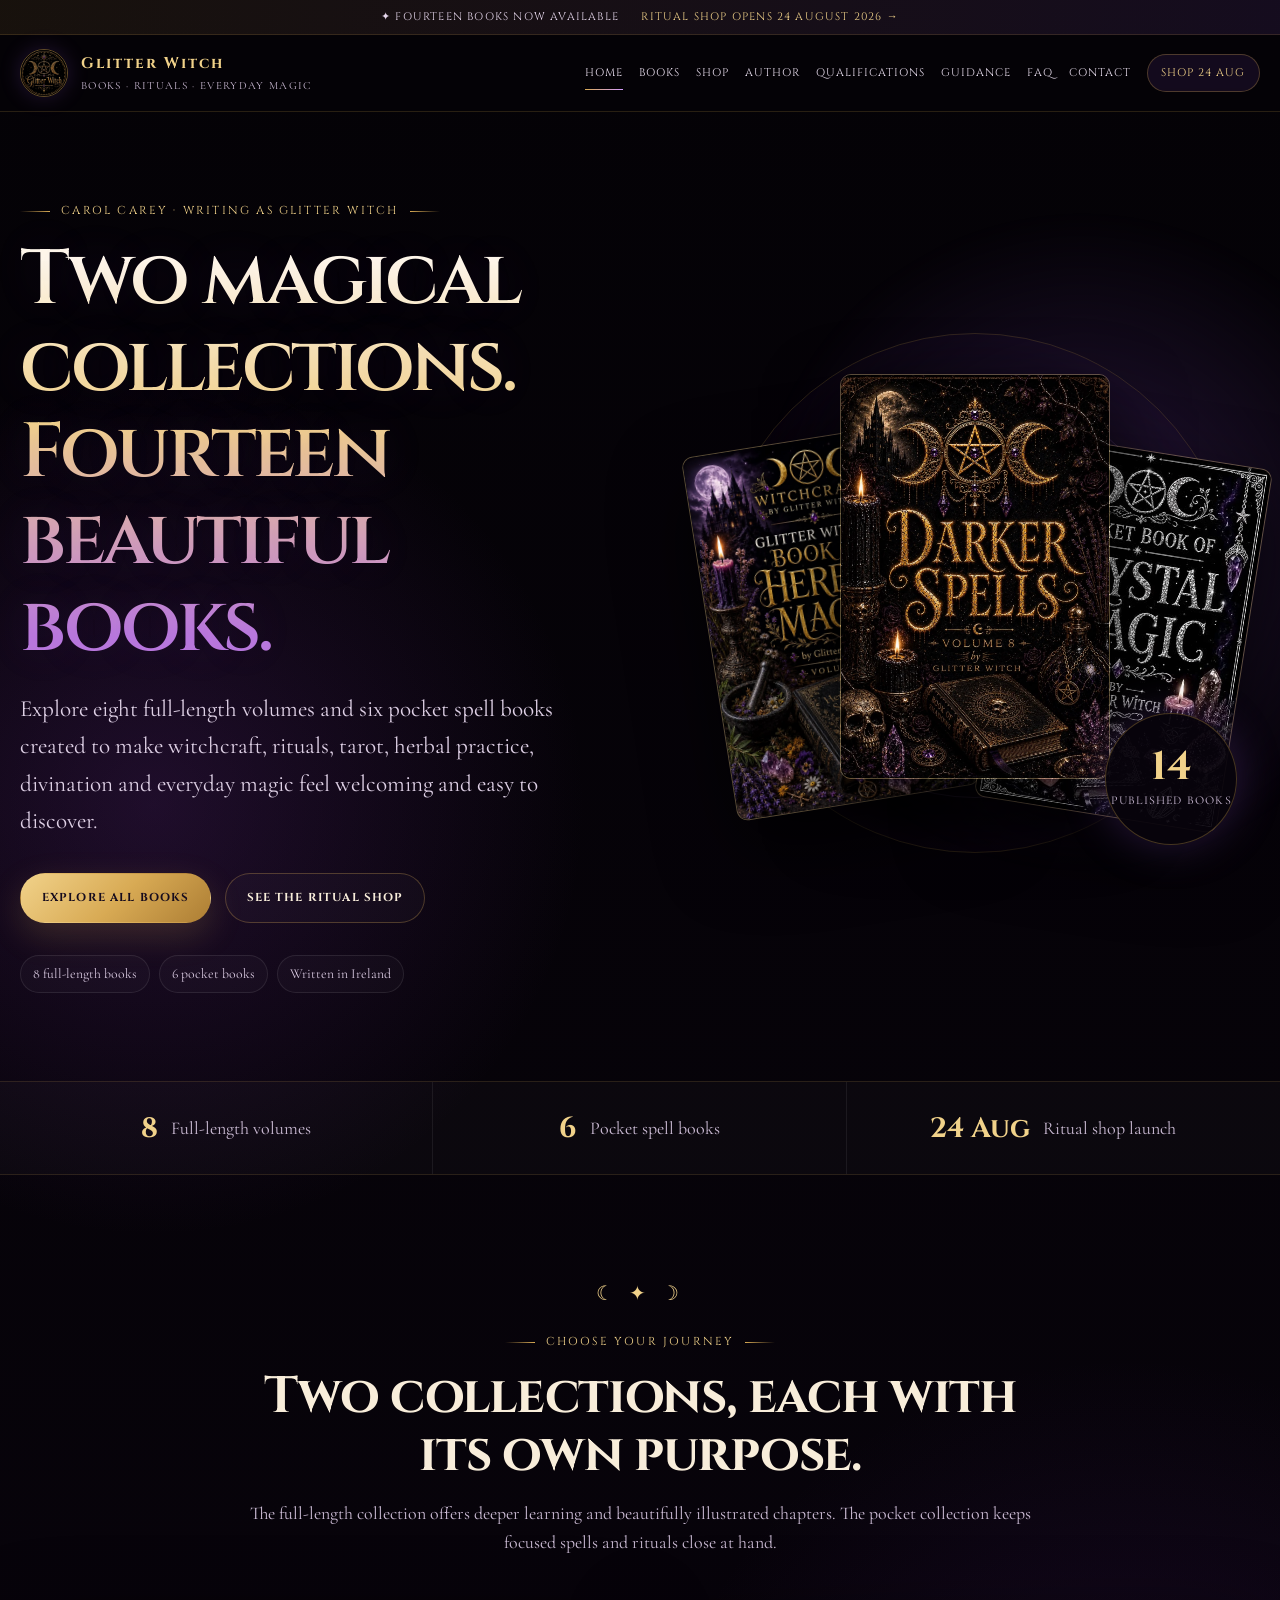
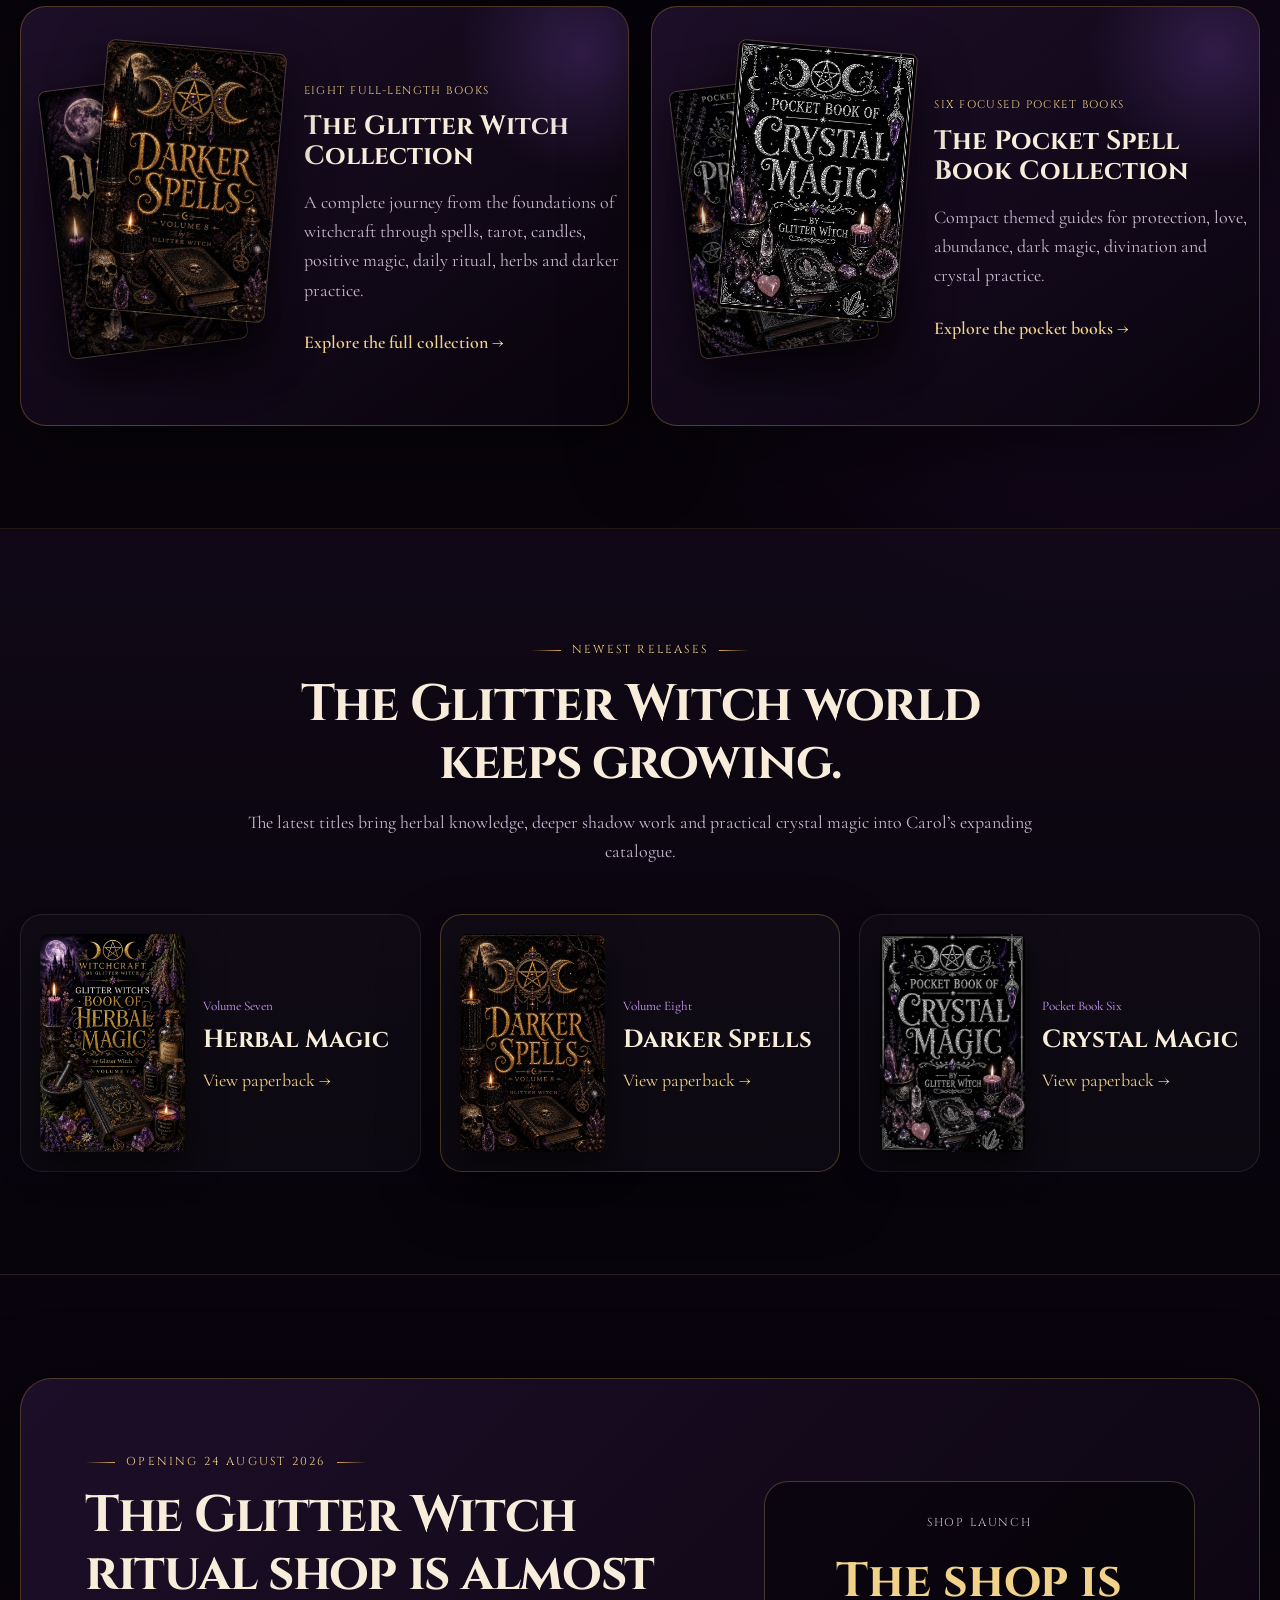
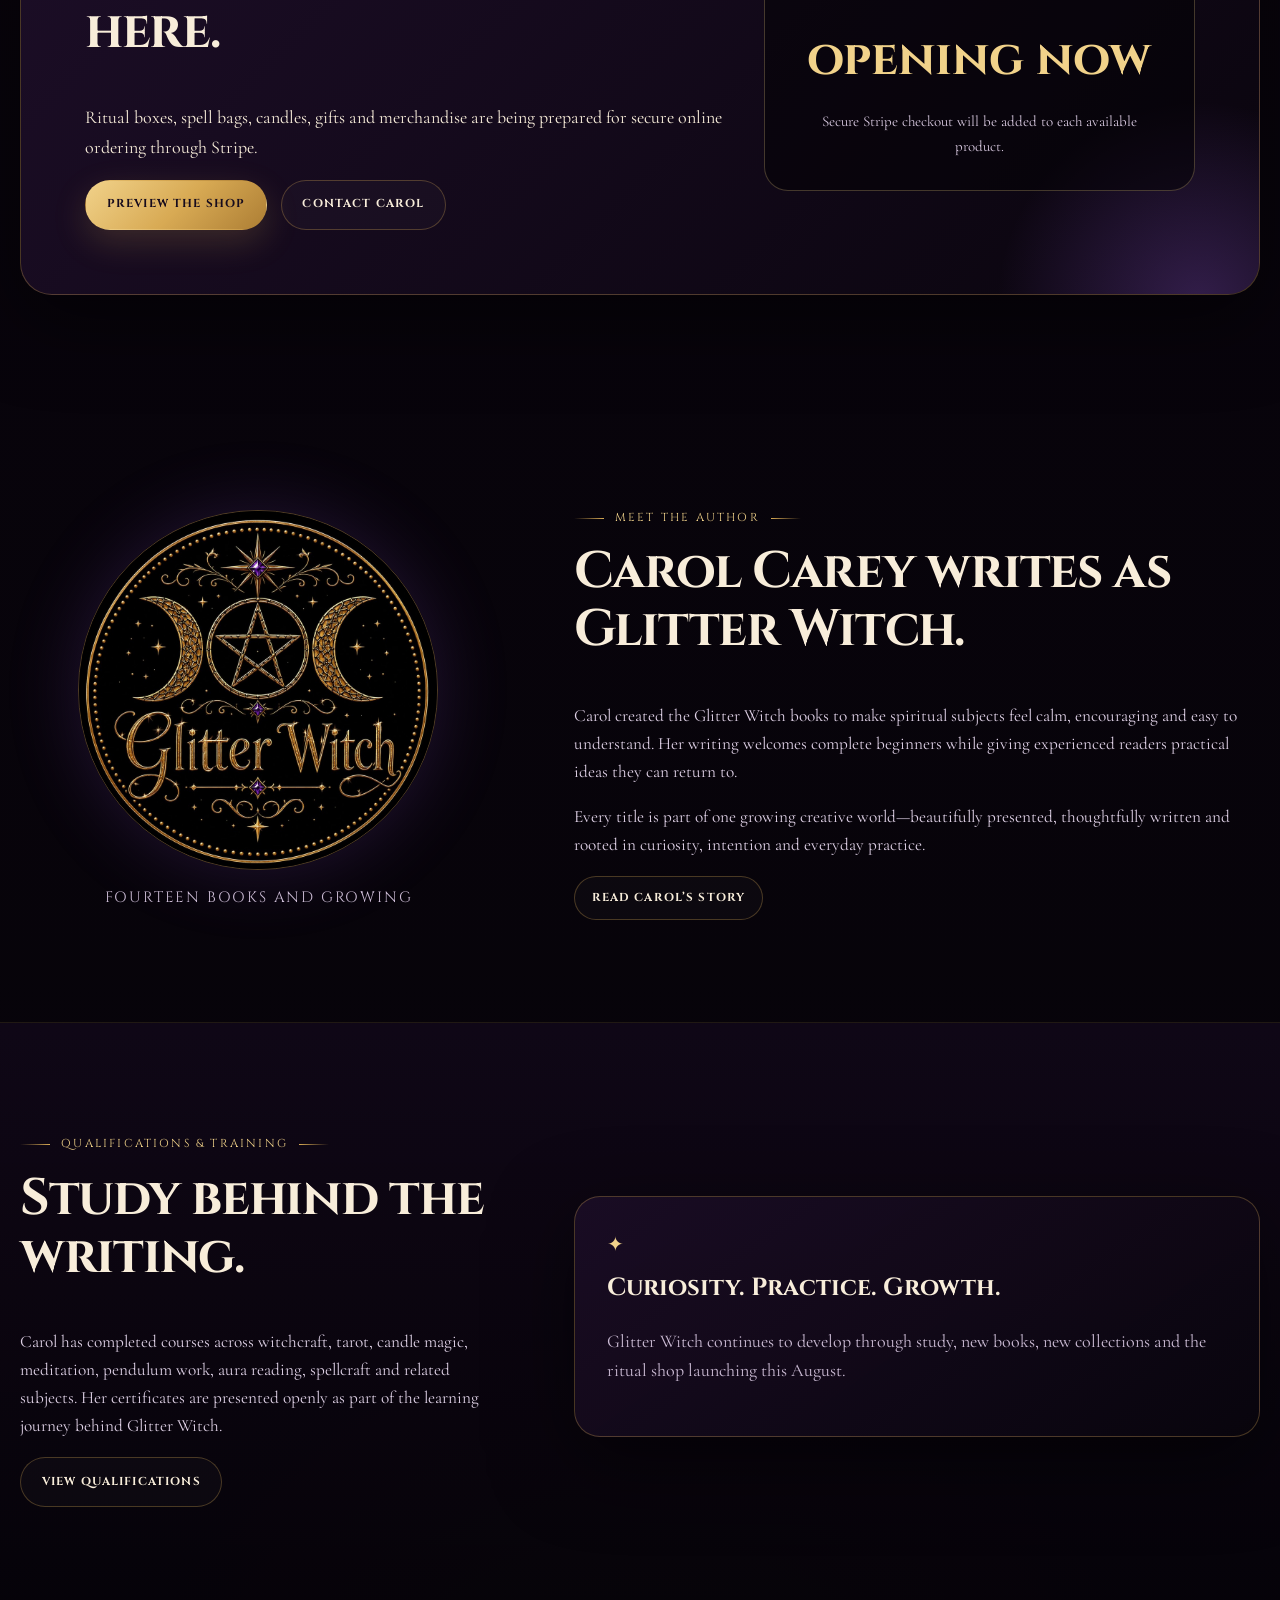
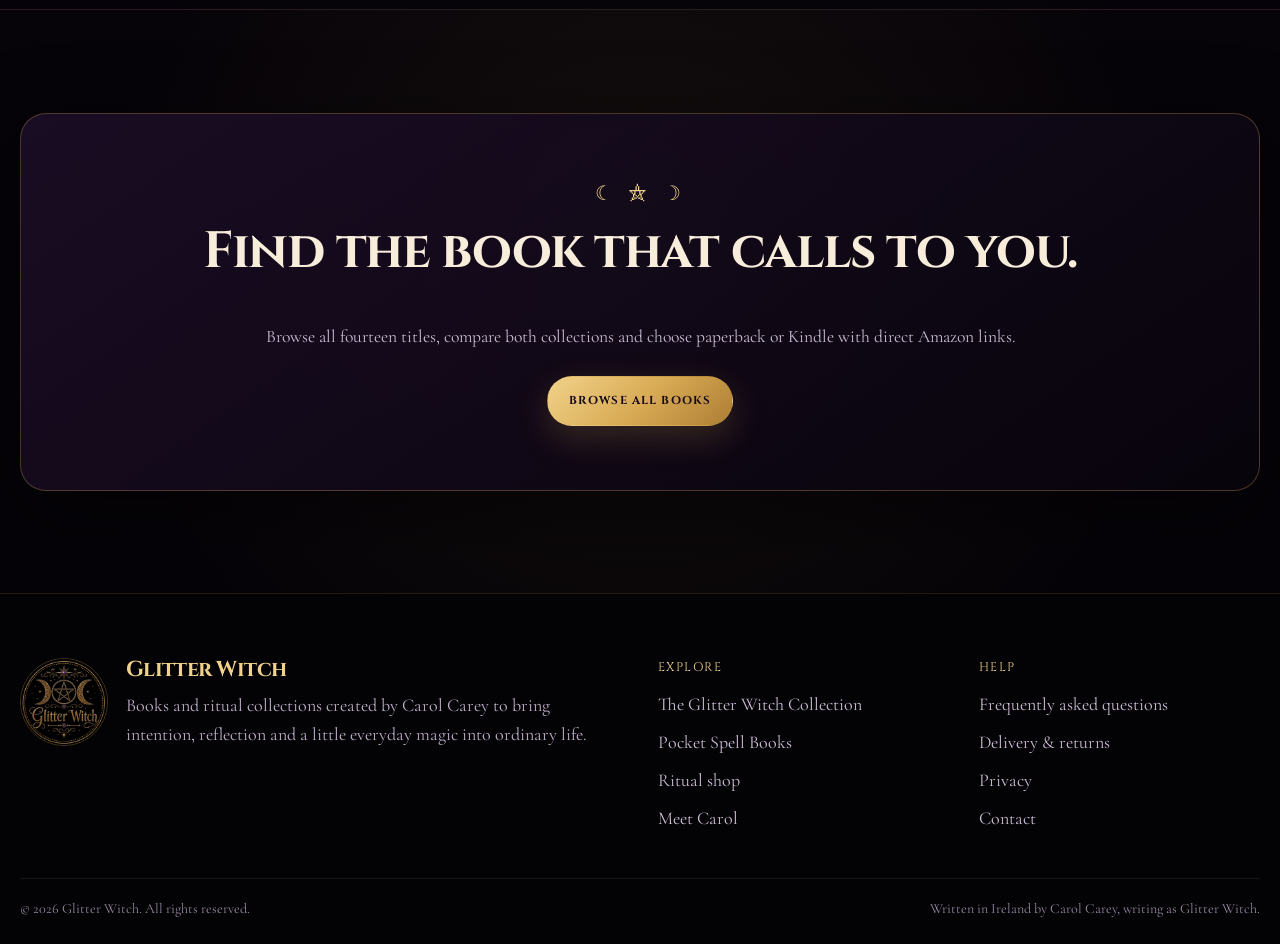
<file: index.html>
<!doctype html>
<html lang="en-IE">
<head>
  <meta charset="utf-8">
  <meta name="viewport" content="width=device-width, initial-scale=1">
  <title>Glitter Witch | Fourteen Books, Two Magical Collections</title>
  <meta name="description" content="The official home of Carol Carey, writing as Glitter Witch. Explore eight full-length books, six pocket spell books and the ritual shop opening 24 August 2026.">
  <meta name="theme-color" content="#09040d">
  <link rel="canonical" href="https://glitterwitch.ie/">
  <meta property="og:type" content="website">
  <meta property="og:title" content="Glitter Witch | Fourteen Books, Two Magical Collections">
  <meta property="og:description" content="The official home of Carol Carey, writing as Glitter Witch. Explore eight full-length books, six pocket spell books and the ritual shop opening 24 August 2026.">
  <meta property="og:url" content="https://glitterwitch.ie/">
  <meta property="og:site_name" content="Glitter Witch">
  <meta property="og:image" content="https://glitterwitch.ie/assets/images/glitter-witch-social.jpg">
  <meta name="twitter:card" content="summary_large_image">
  <link rel="icon" type="image/png" sizes="32x32" href="favicon-32.png">
  <link rel="icon" type="image/png" sizes="16x16" href="favicon-16.png">
  <link rel="apple-touch-icon" href="apple-touch-icon.png">
  <link rel="stylesheet" href="styles.css">
</head>
<body class="home-page">
<a class="skip-link" href="#main">Skip to content</a>

<div class="announcement"><div class="container"><span>✦ Fourteen books now available</span><a href="shop.html">Ritual shop opens 24 August 2026 →</a></div></div>
<header class="site-header">
  <div class="container nav-wrap">
    <a class="brand" href="index.html" aria-label="Glitter Witch home">
      <img class="brand-logo" src="assets/images/glitter-witch-logo.jpg" alt="Glitter Witch emblem">
      <span class="brand-copy"><strong>Glitter Witch</strong><span>Books · Rituals · Everyday Magic</span></span>
    </a>
    <button class="menu-toggle" type="button" aria-expanded="false" aria-controls="site-navigation" aria-label="Open menu">☰</button>
    <nav class="site-nav" id="site-navigation" aria-label="Main navigation">
      <a href="index.html" aria-current="page">Home</a><a href="books.html">Books</a><a href="shop.html">Shop</a><a href="about.html">Author</a><a href="qualifications.html">Qualifications</a><a href="guidance.html">Guidance</a><a href="faq.html">FAQ</a><a href="contact.html">Contact</a>
      <a class="nav-shop" href="shop.html">Shop 24 Aug</a>
    </nav>
  </div>
</header>

<main id="main">
<section class="hero hero-home">
  <div class="container hero-grid">
    <div class="hero-copy reveal">
      <div class="eyebrow">Carol Carey · Writing as Glitter Witch</div>
      <h1>Two magical collections. Fourteen beautiful books.</h1>
      <p class="hero-lead">Explore eight full-length volumes and six pocket spell books created to make witchcraft, rituals, tarot, herbal practice, divination and everyday magic feel welcoming and easy to discover.</p>
      <div class="button-row"><a class="btn btn-primary" href="books.html">Explore all books</a><a class="btn btn-secondary" href="shop.html">See the ritual shop</a></div>
      <div class="hero-notes"><span>8 full-length books</span><span>6 pocket books</span><span>Written in Ireland</span></div>
    </div>
    <div class="hero-library reveal" aria-label="Selected Glitter Witch book covers">
      <div class="orbit orbit-one" aria-hidden="true"></div><div class="orbit orbit-two" aria-hidden="true"></div>
      <img class="hero-book hero-book-left" src="assets/covers/volume-7-herbal-magic.webp" alt="Glitter Witch's Book of Herbal Magic cover">
      <img class="hero-book hero-book-centre" src="assets/covers/volume-8-darker-spells.webp" alt="Darker Spells cover">
      <img class="hero-book hero-book-right" src="assets/covers/pocket-6-crystal-magic.webp" alt="Pocket Book of Crystal Magic cover">
      <div class="hero-seal"><strong>14</strong><span>published books</span></div>
    </div>
  </div>
</section>
<section class="stats-strip"><div class="container stats-grid"><div><strong>8</strong><span>Full-length volumes</span></div><div><strong>6</strong><span>Pocket spell books</span></div><div><strong>24 Aug</strong><span>Ritual shop launch</span></div></div></section>
<section class="section collections-intro">
  <div class="container"><div class="section-heading reveal"><span class="section-symbol">☾ ✦ ☽</span><div class="eyebrow">Choose your journey</div><h2>Two collections, each with its own purpose.</h2><p>The full-length collection offers deeper learning and beautifully illustrated chapters. The pocket collection keeps focused spells and rituals close at hand.</p></div>
  <div class="collection-gates">
    <article class="collection-gate main-gate reveal"><div class="gate-covers"><img src="assets/covers/volume-1-introduction-to-witchcraft.webp" alt="An Introduction to Witchcraft"><img src="assets/covers/volume-8-darker-spells.webp" alt="Darker Spells"></div><div><span class="volume-label">Eight full-length books</span><h3>The Glitter Witch Collection</h3><p>A complete journey from the foundations of witchcraft through spells, tarot, candles, positive magic, daily ritual, herbs and darker practice.</p><a class="card-link" href="books.html#main-collection">Explore the full collection →</a></div></article>
    <article class="collection-gate pocket-gate reveal"><div class="gate-covers"><img src="assets/covers/pocket-1-protection.webp" alt="Pocket Book of Protection Spells"><img src="assets/covers/pocket-6-crystal-magic.webp" alt="Pocket Book of Crystal Magic"></div><div><span class="volume-label">Six focused pocket books</span><h3>The Pocket Spell Book Collection</h3><p>Compact themed guides for protection, love, abundance, dark magic, divination and crystal practice.</p><a class="card-link" href="books.html#pocket-collection">Explore the pocket books →</a></div></article>
  </div></div>
</section>
<section class="section section-dark latest-section"><div class="container"><div class="section-heading reveal"><div class="eyebrow">Newest releases</div><h2>The Glitter Witch world keeps growing.</h2><p>The latest titles bring herbal knowledge, deeper shadow work and practical crystal magic into Carol’s expanding catalogue.</p></div><div class="latest-grid">
  <article class="latest-card reveal"><img src="assets/covers/volume-7-herbal-magic.webp" alt="Herbal Magic cover"><div><span>Volume Seven</span><h3>Herbal Magic</h3><a href="https://www.amazon.ie/dp/B0HC3894LC" target="_blank" rel="noopener">View paperback →</a></div></article>
  <article class="latest-card featured reveal"><img src="assets/covers/volume-8-darker-spells.webp" alt="Darker Spells cover"><div><span>Volume Eight</span><h3>Darker Spells</h3><a href="https://www.amazon.ie/dp/B0HC7MRP8V" target="_blank" rel="noopener">View paperback →</a></div></article>
  <article class="latest-card reveal"><img src="assets/covers/pocket-6-crystal-magic.webp" alt="Crystal Magic cover"><div><span>Pocket Book Six</span><h3>Crystal Magic</h3><a href="https://www.amazon.ie/dp/B0HCCVDSW7" target="_blank" rel="noopener">View paperback →</a></div></article>
</div></div></section>
<section class="section shop-launch"><div class="container launch-panel reveal"><div><div class="eyebrow">Opening 24 August 2026</div><h2>The Glitter Witch ritual shop is almost here.</h2><p>Ritual boxes, spell bags, candles, gifts and merchandise are being prepared for secure online ordering through Stripe.</p><div class="button-row"><a class="btn btn-primary" href="shop.html">Preview the shop</a><a class="btn btn-secondary" href="contact.html">Contact Carol</a></div></div><div class="countdown-card"><span>Shop launch</span><strong data-countdown>24 August 2026</strong><small>Secure Stripe checkout will be added to each available product.</small></div></div></section>
<section class="section"><div class="container story-grid"><div class="story-emblem logo-emblem reveal"><img src="assets/images/glitter-witch-logo.jpg" alt="Glitter Witch logo"><small>Fourteen books and growing</small></div><div class="prose reveal"><div class="eyebrow">Meet the author</div><h2>Carol Carey writes as Glitter Witch.</h2><p>Carol created the Glitter Witch books to make spiritual subjects feel calm, encouraging and easy to understand. Her writing welcomes complete beginners while giving experienced readers practical ideas they can return to.</p><p>Every title is part of one growing creative world—beautifully presented, thoughtfully written and rooted in curiosity, intention and everyday practice.</p><a class="btn btn-secondary btn-small" href="about.html">Read Carol’s story</a></div></div></section>
<section class="section section-dark"><div class="container split-grid"><div class="prose reveal"><div class="eyebrow">Qualifications & training</div><h2>Study behind the writing.</h2><p>Carol has completed courses across witchcraft, tarot, candle magic, meditation, pendulum work, aura reading, spellcraft and related subjects. Her certificates are presented openly as part of the learning journey behind Glitter Witch.</p><a class="btn btn-secondary" href="qualifications.html">View qualifications</a></div><div class="info-card reveal"><span class="section-symbol">✦</span><h3>Curiosity. Practice. Growth.</h3><p>Glitter Witch continues to develop through study, new books, new collections and the ritual shop launching this August.</p></div></div></section>
<section class="section"><div class="container cta-panel reveal"><span class="section-symbol">☾ ⛤ ☽</span><h2>Find the book that calls to you.</h2><p>Browse all fourteen titles, compare both collections and choose paperback or Kindle with direct Amazon links.</p><a class="btn btn-primary" href="books.html">Browse all books</a></div></section>
</main>
<footer class="site-footer">
  <div class="container footer-grid">
    <div class="footer-brand">
      <img class="footer-logo" src="assets/images/glitter-witch-logo.jpg" alt="Glitter Witch logo" loading="lazy">
      <div><h2>Glitter Witch</h2><p>Books and ritual collections created by Carol Carey to bring intention, reflection and a little everyday magic into ordinary life.</p></div>
    </div>
    <div><div class="footer-title">Explore</div><div class="footer-links">
      <a href="books.html#main-collection">The Glitter Witch Collection</a>
      <a href="books.html#pocket-collection">Pocket Spell Books</a>
      <a href="shop.html">Ritual shop</a>
      <a href="about.html">Meet Carol</a>
    </div></div>
    <div><div class="footer-title">Help</div><div class="footer-links">
      <a href="faq.html">Frequently asked questions</a>
      <a href="policies.html#delivery">Delivery & returns</a>
      <a href="policies.html#privacy">Privacy</a>
      <a href="contact.html">Contact</a>
    </div></div>
  </div>
  <div class="container footer-bottom"><span>© <span data-year></span> Glitter Witch. All rights reserved.</span><span>Written in Ireland by Carol Carey, writing as Glitter Witch.</span></div>
</footer>
<script src="script.js"></script>
</body></html>
</file>
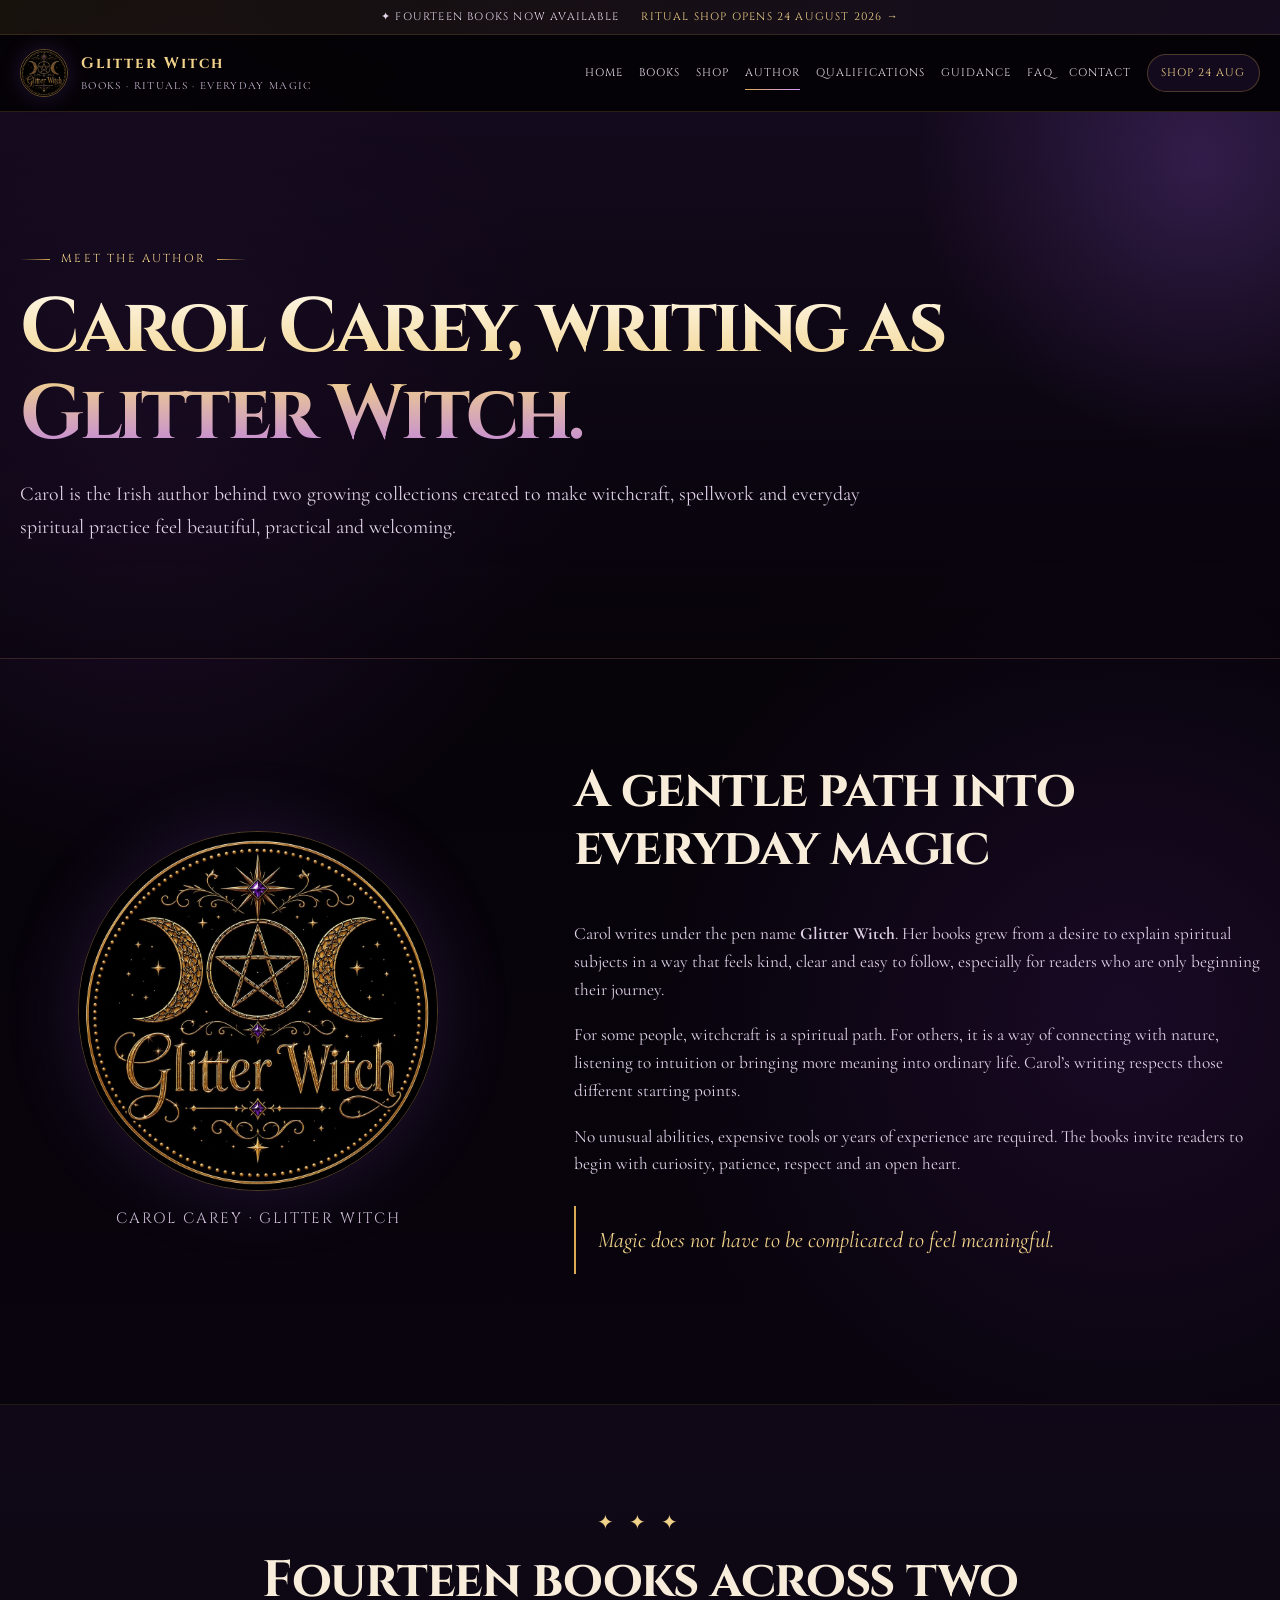
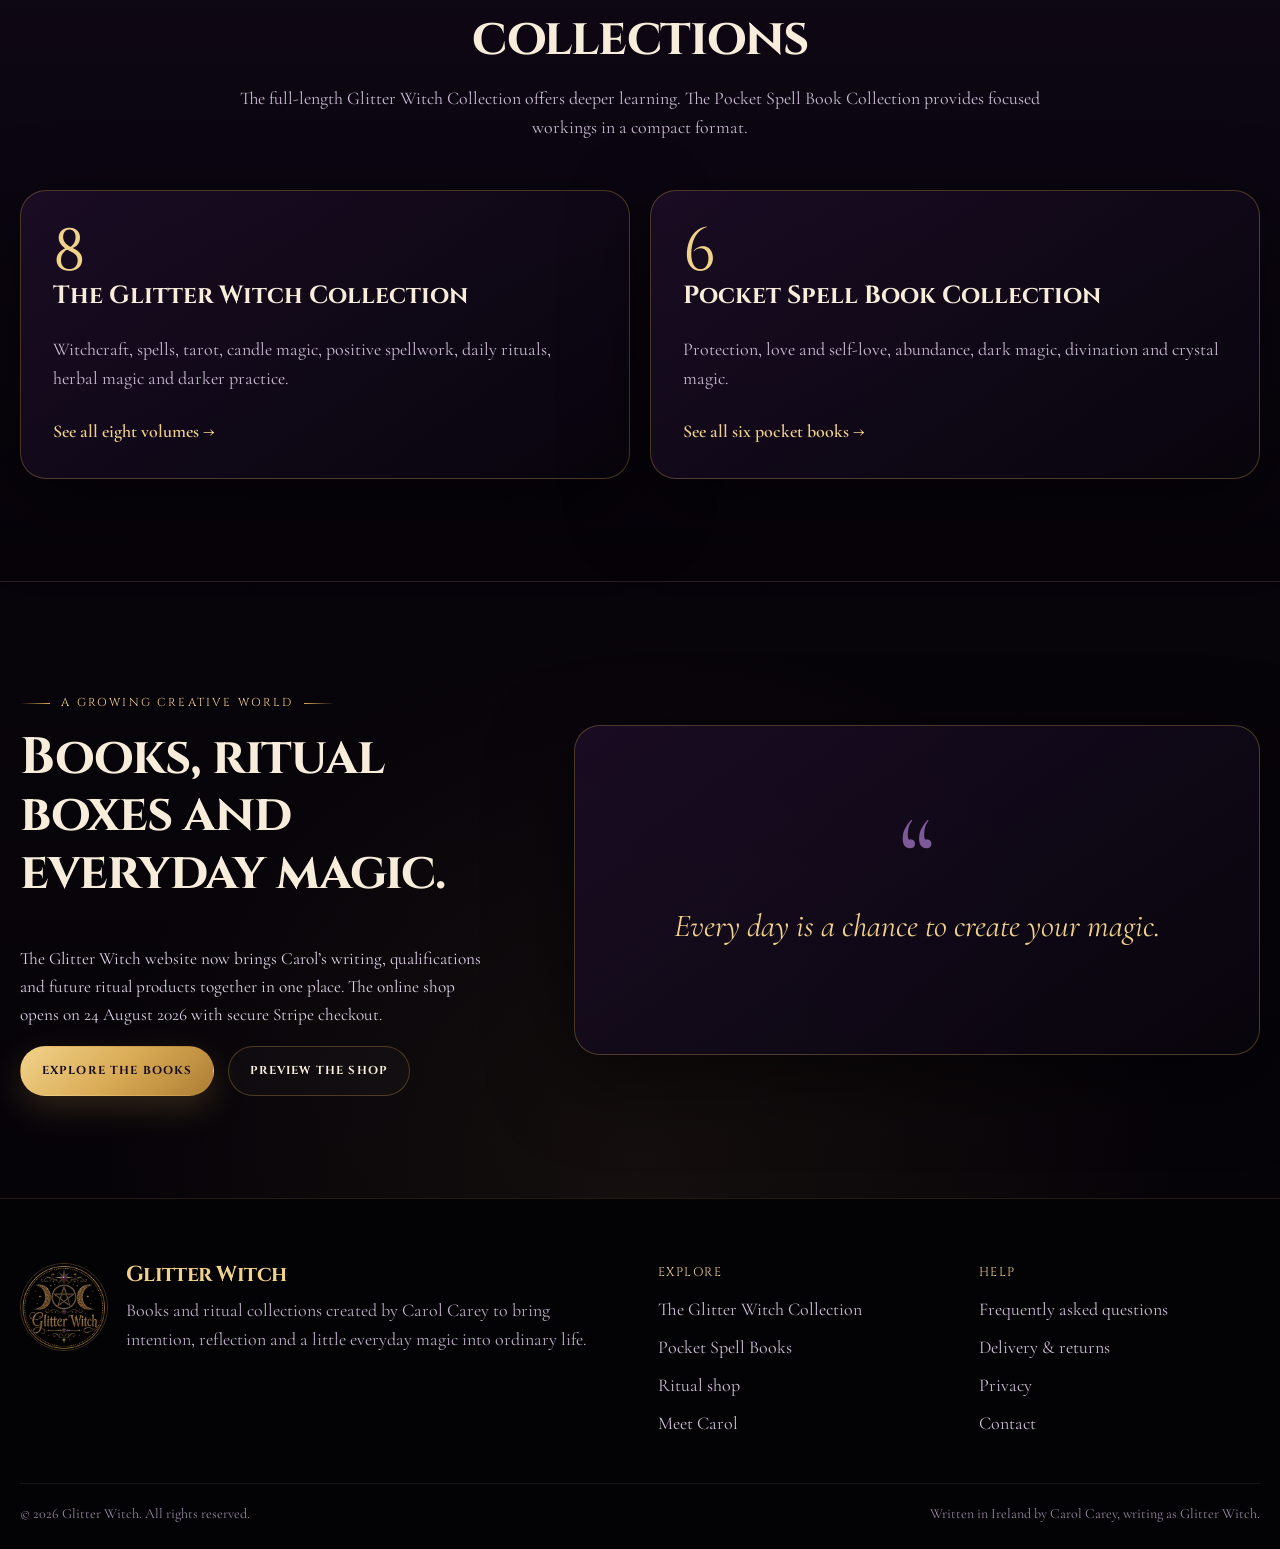
<file: about.html>
<!doctype html>
<html lang="en-IE">
<head>
  <meta charset="utf-8">
  <meta name="viewport" content="width=device-width, initial-scale=1">
  <title>About Carol Carey | Glitter Witch Author</title>
  <meta name="description" content="Meet Carol Carey, the Irish author writing as Glitter Witch, and discover the story behind her fourteen books and two magical collections.">
  <meta name="theme-color" content="#09040d">
  <link rel="canonical" href="https://glitterwitch.ie/about.html">
  <meta property="og:type" content="website">
  <meta property="og:title" content="About Carol Carey | Glitter Witch Author">
  <meta property="og:description" content="Meet Carol Carey, the Irish author writing as Glitter Witch, and discover the story behind her fourteen books and two magical collections.">
  <meta property="og:url" content="https://glitterwitch.ie/about.html">
  <meta property="og:site_name" content="Glitter Witch">
  <meta property="og:image" content="https://glitterwitch.ie/assets/images/glitter-witch-social.jpg">
  <meta name="twitter:card" content="summary_large_image">
  <link rel="icon" type="image/png" sizes="32x32" href="favicon-32.png">
  <link rel="icon" type="image/png" sizes="16x16" href="favicon-16.png">
  <link rel="apple-touch-icon" href="apple-touch-icon.png">
  <link rel="stylesheet" href="styles.css">
</head>
<body class="about-page">
<a class="skip-link" href="#main">Skip to content</a>

<div class="announcement"><div class="container"><span>✦ Fourteen books now available</span><a href="shop.html">Ritual shop opens 24 August 2026 →</a></div></div>
<header class="site-header">
  <div class="container nav-wrap">
    <a class="brand" href="index.html" aria-label="Glitter Witch home">
      <img class="brand-logo" src="assets/images/glitter-witch-logo.jpg" alt="Glitter Witch emblem">
      <span class="brand-copy"><strong>Glitter Witch</strong><span>Books · Rituals · Everyday Magic</span></span>
    </a>
    <button class="menu-toggle" type="button" aria-expanded="false" aria-controls="site-navigation" aria-label="Open menu">☰</button>
    <nav class="site-nav" id="site-navigation" aria-label="Main navigation">
      <a href="index.html">Home</a><a href="books.html">Books</a><a href="shop.html">Shop</a><a href="about.html" aria-current="page">Author</a><a href="qualifications.html">Qualifications</a><a href="guidance.html">Guidance</a><a href="faq.html">FAQ</a><a href="contact.html">Contact</a>
      <a class="nav-shop" href="shop.html">Shop 24 Aug</a>
    </nav>
  </div>
</header>

<main id="main">
<section class="page-hero"><div class="container"><div class="eyebrow">Meet the author</div><h1>Carol Carey, writing as Glitter Witch.</h1><p>Carol is the Irish author behind two growing collections created to make witchcraft, spellwork and everyday spiritual practice feel beautiful, practical and welcoming.</p></div></section>
<section class="section"><div class="container story-grid"><div class="story-emblem logo-emblem reveal"><img src="assets/images/glitter-witch-logo.jpg" alt="Glitter Witch logo"><small>Carol Carey · Glitter Witch</small></div><div class="prose reveal"><h2>A gentle path into everyday magic</h2><p>Carol writes under the pen name <strong>Glitter Witch</strong>. Her books grew from a desire to explain spiritual subjects in a way that feels kind, clear and easy to follow, especially for readers who are only beginning their journey.</p><p>For some people, witchcraft is a spiritual path. For others, it is a way of connecting with nature, listening to intuition or bringing more meaning into ordinary life. Carol’s writing respects those different starting points.</p><p>No unusual abilities, expensive tools or years of experience are required. The books invite readers to begin with curiosity, patience, respect and an open heart.</p><blockquote class="quote">Magic does not have to be complicated to feel meaningful.</blockquote></div></div></section>
<section class="section section-dark"><div class="container"><div class="section-heading reveal"><span class="section-symbol">✦ ✦ ✦</span><h2>Fourteen books across two collections</h2><p>The full-length Glitter Witch Collection offers deeper learning. The Pocket Spell Book Collection provides focused workings in a compact format.</p></div><div class="about-collections"><article class="info-card reveal"><span class="big-number">8</span><h3>The Glitter Witch Collection</h3><p>Witchcraft, spells, tarot, candle magic, positive spellwork, daily rituals, herbal magic and darker practice.</p><a class="card-link" href="books.html#main-collection">See all eight volumes →</a></article><article class="info-card reveal"><span class="big-number">6</span><h3>Pocket Spell Book Collection</h3><p>Protection, love and self-love, abundance, dark magic, divination and crystal magic.</p><a class="card-link" href="books.html#pocket-collection">See all six pocket books →</a></article></div></div></section>
<section class="section"><div class="container split-grid"><div class="prose reveal"><div class="eyebrow">A growing creative world</div><h2>Books, ritual boxes and everyday magic.</h2><p>The Glitter Witch website now brings Carol’s writing, qualifications and future ritual products together in one place. The online shop opens on 24 August 2026 with secure Stripe checkout.</p><div class="button-row"><a class="btn btn-primary" href="books.html">Explore the books</a><a class="btn btn-secondary" href="shop.html">Preview the shop</a></div></div><div class="quote-panel reveal"><span>“</span><p>Every day is a chance to create your magic.</p></div></div></section>
</main>
<footer class="site-footer">
  <div class="container footer-grid">
    <div class="footer-brand">
      <img class="footer-logo" src="assets/images/glitter-witch-logo.jpg" alt="Glitter Witch logo" loading="lazy">
      <div><h2>Glitter Witch</h2><p>Books and ritual collections created by Carol Carey to bring intention, reflection and a little everyday magic into ordinary life.</p></div>
    </div>
    <div><div class="footer-title">Explore</div><div class="footer-links">
      <a href="books.html#main-collection">The Glitter Witch Collection</a>
      <a href="books.html#pocket-collection">Pocket Spell Books</a>
      <a href="shop.html">Ritual shop</a>
      <a href="about.html">Meet Carol</a>
    </div></div>
    <div><div class="footer-title">Help</div><div class="footer-links">
      <a href="faq.html">Frequently asked questions</a>
      <a href="policies.html#delivery">Delivery & returns</a>
      <a href="policies.html#privacy">Privacy</a>
      <a href="contact.html">Contact</a>
    </div></div>
  </div>
  <div class="container footer-bottom"><span>© <span data-year></span> Glitter Witch. All rights reserved.</span><span>Written in Ireland by Carol Carey, writing as Glitter Witch.</span></div>
</footer>
<script src="script.js"></script>
</body></html>
</file>
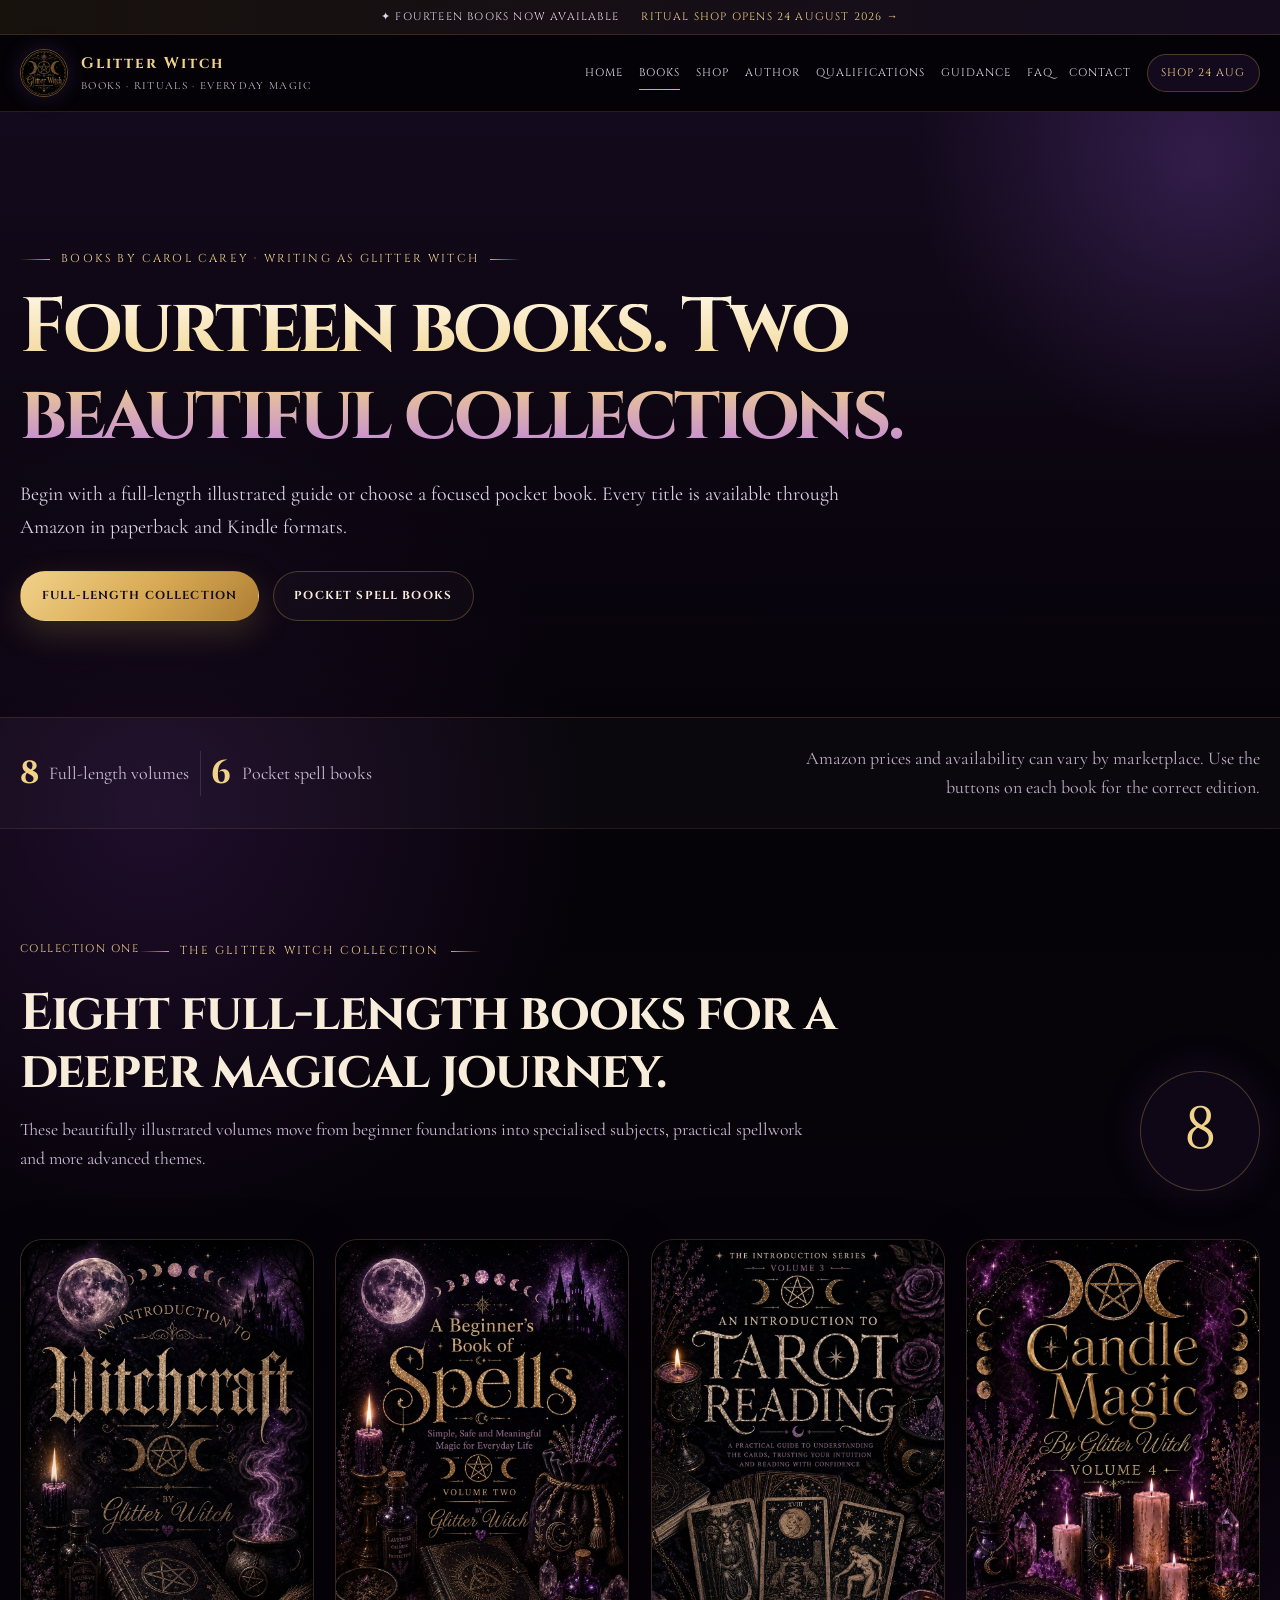
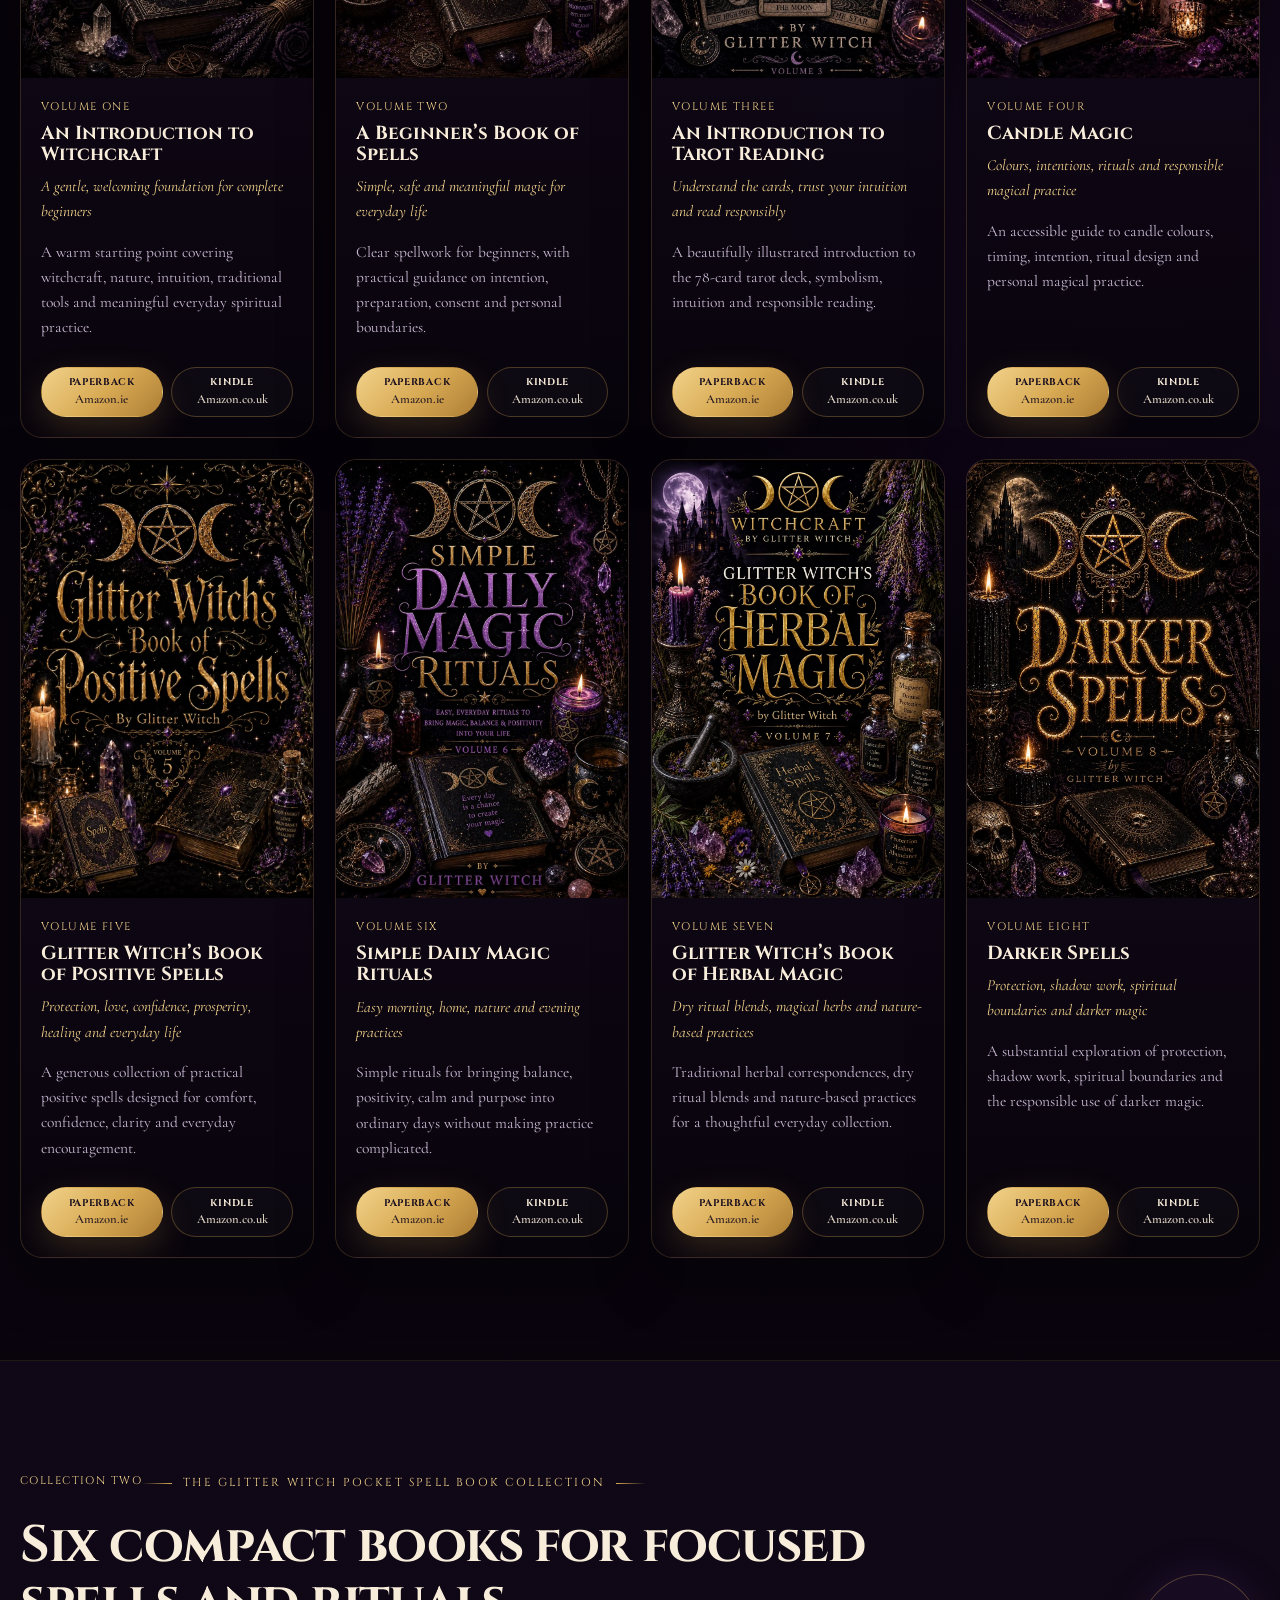
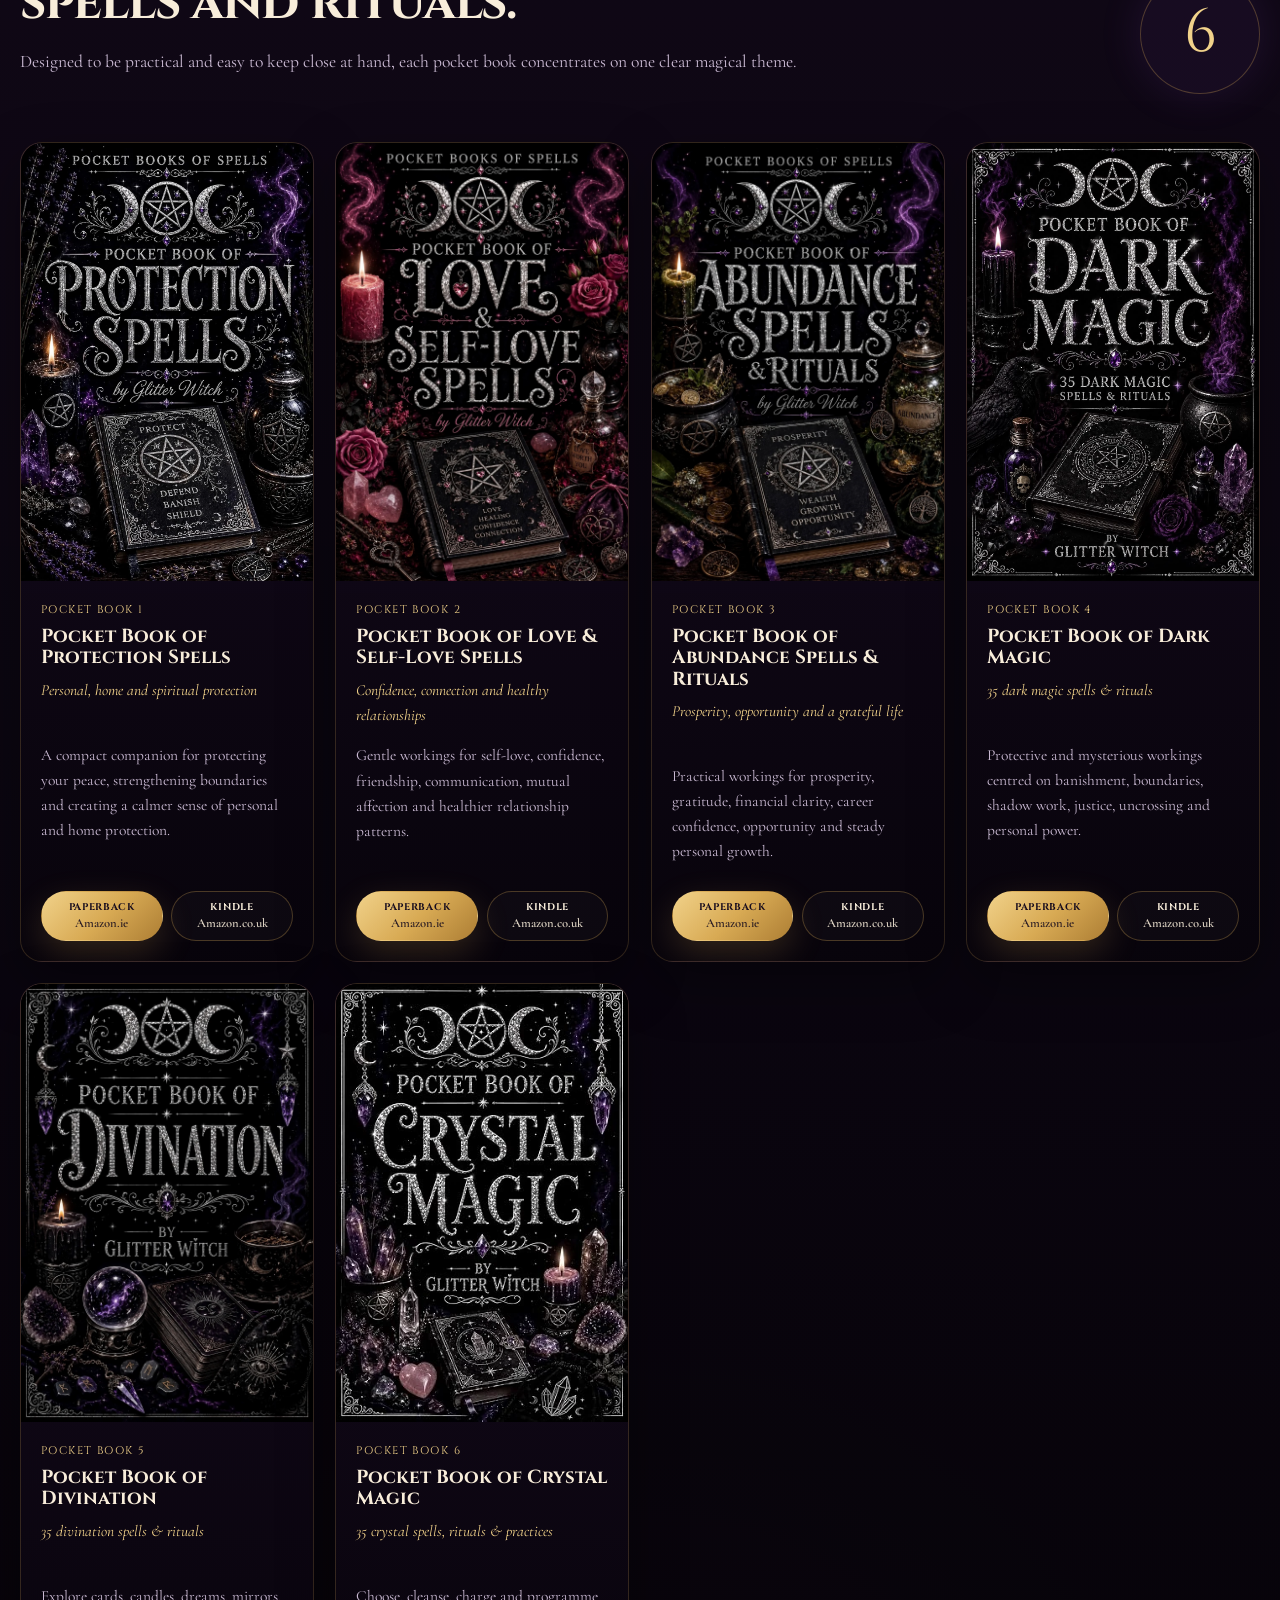
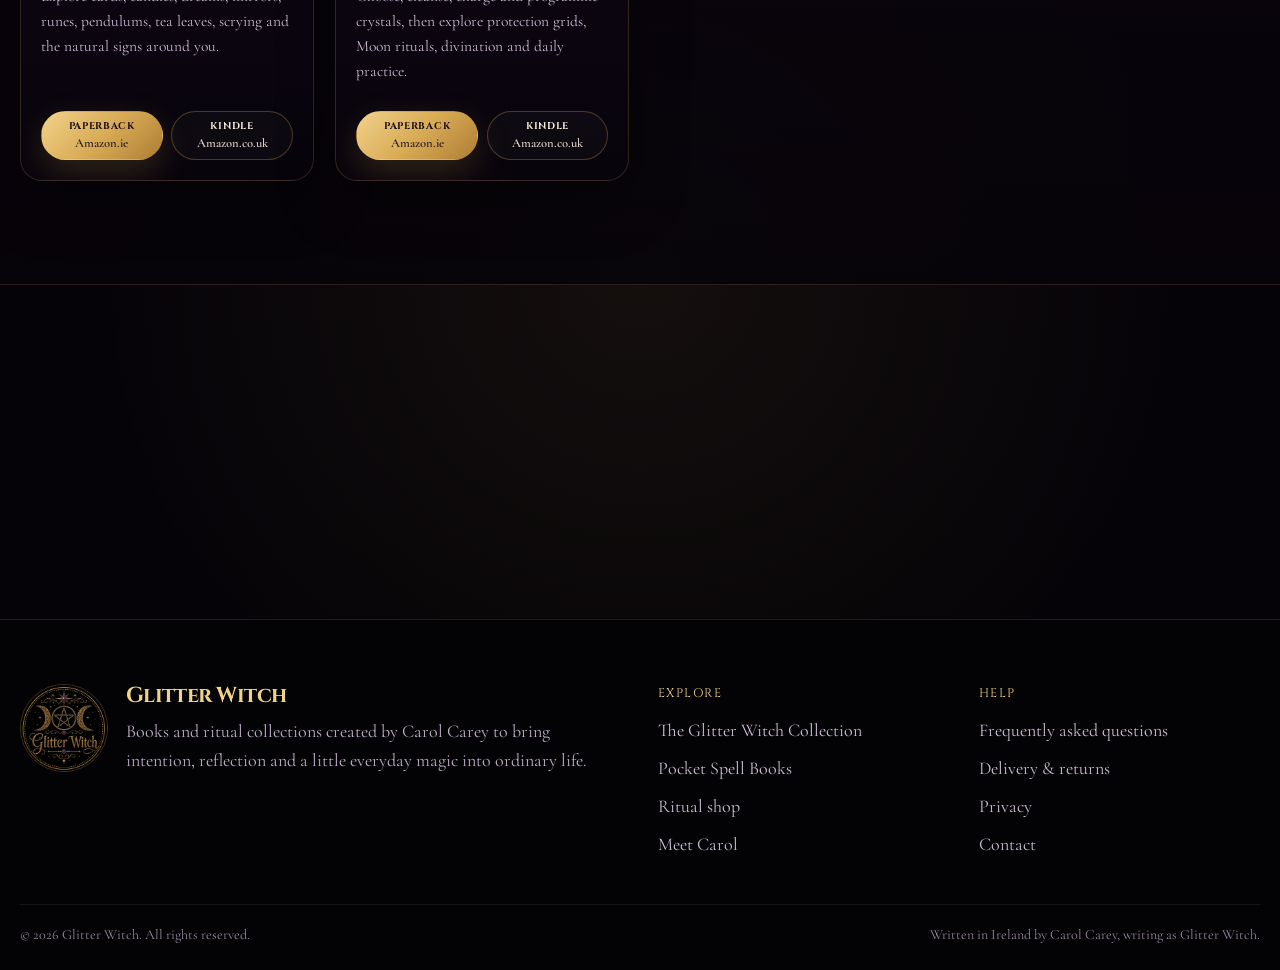
<file: books.html>
<!doctype html>
<html lang="en-IE">
<head>
  <meta charset="utf-8">
  <meta name="viewport" content="width=device-width, initial-scale=1">
  <title>Books by Carol Carey | Glitter Witch Collections</title>
  <meta name="description" content="Explore all fourteen Glitter Witch books: eight full-length volumes and six pocket spell books, with direct paperback and Kindle links.">
  <meta name="theme-color" content="#09040d">
  <link rel="canonical" href="https://glitterwitch.ie/books.html">
  <meta property="og:type" content="website">
  <meta property="og:title" content="Books by Carol Carey | Glitter Witch Collections">
  <meta property="og:description" content="Explore all fourteen Glitter Witch books: eight full-length volumes and six pocket spell books, with direct paperback and Kindle links.">
  <meta property="og:url" content="https://glitterwitch.ie/books.html">
  <meta property="og:site_name" content="Glitter Witch">
  <meta property="og:image" content="https://glitterwitch.ie/assets/images/glitter-witch-social.jpg">
  <meta name="twitter:card" content="summary_large_image">
  <link rel="icon" type="image/png" sizes="32x32" href="favicon-32.png">
  <link rel="icon" type="image/png" sizes="16x16" href="favicon-16.png">
  <link rel="apple-touch-icon" href="apple-touch-icon.png">
  <link rel="stylesheet" href="styles.css">
</head>
<body class="books-page">
<a class="skip-link" href="#main">Skip to content</a>

<div class="announcement"><div class="container"><span>✦ Fourteen books now available</span><a href="shop.html">Ritual shop opens 24 August 2026 →</a></div></div>
<header class="site-header">
  <div class="container nav-wrap">
    <a class="brand" href="index.html" aria-label="Glitter Witch home">
      <img class="brand-logo" src="assets/images/glitter-witch-logo.jpg" alt="Glitter Witch emblem">
      <span class="brand-copy"><strong>Glitter Witch</strong><span>Books · Rituals · Everyday Magic</span></span>
    </a>
    <button class="menu-toggle" type="button" aria-expanded="false" aria-controls="site-navigation" aria-label="Open menu">☰</button>
    <nav class="site-nav" id="site-navigation" aria-label="Main navigation">
      <a href="index.html">Home</a><a href="books.html" aria-current="page">Books</a><a href="shop.html">Shop</a><a href="about.html">Author</a><a href="qualifications.html">Qualifications</a><a href="guidance.html">Guidance</a><a href="faq.html">FAQ</a><a href="contact.html">Contact</a>
      <a class="nav-shop" href="shop.html">Shop 24 Aug</a>
    </nav>
  </div>
</header>

<main id="main">
<section class="page-hero books-hero"><div class="container"><div class="eyebrow">Books by Carol Carey · Writing as Glitter Witch</div><h1>Fourteen books. Two beautiful collections.</h1><p>Begin with a full-length illustrated guide or choose a focused pocket book. Every title is available through Amazon in paperback and Kindle formats.</p><div class="button-row"><a class="btn btn-primary" href="#main-collection">Full-length collection</a><a class="btn btn-secondary" href="#pocket-collection">Pocket spell books</a></div></div></section>
<section class="books-summary"><div class="container"><div><strong>8</strong><span>Full-length volumes</span></div><div class="divider"></div><div><strong>6</strong><span>Pocket spell books</span></div><p>Amazon prices and availability can vary by marketplace. Use the buttons on each book for the correct edition.</p></div></section>
<section class="section collection-section" id="main-collection"><div class="container"><div class="collection-heading reveal"><div><span class="collection-number">Collection One</span><div class="eyebrow">The Glitter Witch Collection</div><h2>Eight full-length books for a deeper magical journey.</h2><p>These beautifully illustrated volumes move from beginner foundations into specialised subjects, practical spellwork and more advanced themes.</p></div><div class="collection-mark">8</div></div><div class="book-grid catalogue-grid"><article class="book-card reveal" itemscope itemtype="https://schema.org/Book">
      <a class="cover-link" href="https://www.amazon.ie/dp/B0H9VGLCZ7" target="_blank" rel="noopener noreferrer" aria-label="View An Introduction to Witchcraft on Amazon Ireland">
        <img src="assets/covers/volume-1-introduction-to-witchcraft.webp" alt="An Introduction to Witchcraft cover" loading="lazy" itemprop="image">
        <span class="cover-shine" aria-hidden="true"></span>
      </a>
      <div class="book-card-copy">
        <span class="volume-label">Volume One</span>
        <h3 itemprop="name">An Introduction to Witchcraft</h3>
        <p class="book-subtitle">A gentle, welcoming foundation for complete beginners</p>
        <p>A warm starting point covering witchcraft, nature, intuition, traditional tools and meaningful everyday spiritual practice.</p>
        <div class="book-actions">
      <a class="btn btn-primary btn-compact" href="https://www.amazon.ie/dp/B0H9VGLCZ7" target="_blank" rel="noopener noreferrer" aria-label="Buy An Introduction to Witchcraft paperback on Amazon Ireland">Paperback <span>Amazon.ie</span></a>
      <a class="btn btn-secondary btn-compact" href="https://www.amazon.co.uk/dp/B0H9X1FPZ1" target="_blank" rel="noopener noreferrer" aria-label="Buy An Introduction to Witchcraft Kindle edition on Amazon UK">Kindle <span>Amazon.co.uk</span></a>
    </div>
      </div>
    </article><article class="book-card reveal" itemscope itemtype="https://schema.org/Book">
      <a class="cover-link" href="https://www.amazon.ie/dp/B0H9ZRLHFR" target="_blank" rel="noopener noreferrer" aria-label="View A Beginner’s Book of Spells on Amazon Ireland">
        <img src="assets/covers/volume-2-beginners-book-of-spells.webp" alt="A Beginner’s Book of Spells cover" loading="lazy" itemprop="image">
        <span class="cover-shine" aria-hidden="true"></span>
      </a>
      <div class="book-card-copy">
        <span class="volume-label">Volume Two</span>
        <h3 itemprop="name">A Beginner’s Book of Spells</h3>
        <p class="book-subtitle">Simple, safe and meaningful magic for everyday life</p>
        <p>Clear spellwork for beginners, with practical guidance on intention, preparation, consent and personal boundaries.</p>
        <div class="book-actions">
      <a class="btn btn-primary btn-compact" href="https://www.amazon.ie/dp/B0H9ZRLHFR" target="_blank" rel="noopener noreferrer" aria-label="Buy A Beginner’s Book of Spells paperback on Amazon Ireland">Paperback <span>Amazon.ie</span></a>
      <a class="btn btn-secondary btn-compact" href="https://www.amazon.co.uk/dp/B0HB16DNGX" target="_blank" rel="noopener noreferrer" aria-label="Buy A Beginner’s Book of Spells Kindle edition on Amazon UK">Kindle <span>Amazon.co.uk</span></a>
    </div>
      </div>
    </article><article class="book-card reveal" itemscope itemtype="https://schema.org/Book">
      <a class="cover-link" href="https://www.amazon.ie/dp/B0HB5MKV8R" target="_blank" rel="noopener noreferrer" aria-label="View An Introduction to Tarot Reading on Amazon Ireland">
        <img src="assets/covers/volume-3-tarot-reading.webp" alt="An Introduction to Tarot Reading cover" loading="lazy" itemprop="image">
        <span class="cover-shine" aria-hidden="true"></span>
      </a>
      <div class="book-card-copy">
        <span class="volume-label">Volume Three</span>
        <h3 itemprop="name">An Introduction to Tarot Reading</h3>
        <p class="book-subtitle">Understand the cards, trust your intuition and read responsibly</p>
        <p>A beautifully illustrated introduction to the 78-card tarot deck, symbolism, intuition and responsible reading.</p>
        <div class="book-actions">
      <a class="btn btn-primary btn-compact" href="https://www.amazon.ie/dp/B0HB5MKV8R" target="_blank" rel="noopener noreferrer" aria-label="Buy An Introduction to Tarot Reading paperback on Amazon Ireland">Paperback <span>Amazon.ie</span></a>
      <a class="btn btn-secondary btn-compact" href="https://www.amazon.co.uk/dp/B0HB581MN5" target="_blank" rel="noopener noreferrer" aria-label="Buy An Introduction to Tarot Reading Kindle edition on Amazon UK">Kindle <span>Amazon.co.uk</span></a>
    </div>
      </div>
    </article><article class="book-card reveal" itemscope itemtype="https://schema.org/Book">
      <a class="cover-link" href="https://www.amazon.ie/dp/B0HB77454V" target="_blank" rel="noopener noreferrer" aria-label="View Candle Magic on Amazon Ireland">
        <img src="assets/covers/volume-4-candle-magic.webp" alt="Candle Magic cover" loading="lazy" itemprop="image">
        <span class="cover-shine" aria-hidden="true"></span>
      </a>
      <div class="book-card-copy">
        <span class="volume-label">Volume Four</span>
        <h3 itemprop="name">Candle Magic</h3>
        <p class="book-subtitle">Colours, intentions, rituals and responsible magical practice</p>
        <p>An accessible guide to candle colours, timing, intention, ritual design and personal magical practice.</p>
        <div class="book-actions">
      <a class="btn btn-primary btn-compact" href="https://www.amazon.ie/dp/B0HB77454V" target="_blank" rel="noopener noreferrer" aria-label="Buy Candle Magic paperback on Amazon Ireland">Paperback <span>Amazon.ie</span></a>
      <a class="btn btn-secondary btn-compact" href="https://www.amazon.co.uk/dp/B0HB97Z29D" target="_blank" rel="noopener noreferrer" aria-label="Buy Candle Magic Kindle edition on Amazon UK">Kindle <span>Amazon.co.uk</span></a>
    </div>
      </div>
    </article><article class="book-card reveal" itemscope itemtype="https://schema.org/Book">
      <a class="cover-link" href="https://www.amazon.ie/dp/B0HBDRP8Q3" target="_blank" rel="noopener noreferrer" aria-label="View Glitter Witch’s Book of Positive Spells on Amazon Ireland">
        <img src="assets/covers/volume-5-positive-spells.webp" alt="Glitter Witch’s Book of Positive Spells cover" loading="lazy" itemprop="image">
        <span class="cover-shine" aria-hidden="true"></span>
      </a>
      <div class="book-card-copy">
        <span class="volume-label">Volume Five</span>
        <h3 itemprop="name">Glitter Witch’s Book of Positive Spells</h3>
        <p class="book-subtitle">Protection, love, confidence, prosperity, healing and everyday life</p>
        <p>A generous collection of practical positive spells designed for comfort, confidence, clarity and everyday encouragement.</p>
        <div class="book-actions">
      <a class="btn btn-primary btn-compact" href="https://www.amazon.ie/dp/B0HBDRP8Q3" target="_blank" rel="noopener noreferrer" aria-label="Buy Glitter Witch’s Book of Positive Spells paperback on Amazon Ireland">Paperback <span>Amazon.ie</span></a>
      <a class="btn btn-secondary btn-compact" href="https://www.amazon.co.uk/dp/B0HBFWY4PF" target="_blank" rel="noopener noreferrer" aria-label="Buy Glitter Witch’s Book of Positive Spells Kindle edition on Amazon UK">Kindle <span>Amazon.co.uk</span></a>
    </div>
      </div>
    </article><article class="book-card reveal" itemscope itemtype="https://schema.org/Book">
      <a class="cover-link" href="https://www.amazon.ie/dp/B0HBN1M2VG" target="_blank" rel="noopener noreferrer" aria-label="View Simple Daily Magic Rituals on Amazon Ireland">
        <img src="assets/covers/volume-6-daily-magic.webp" alt="Simple Daily Magic Rituals cover" loading="lazy" itemprop="image">
        <span class="cover-shine" aria-hidden="true"></span>
      </a>
      <div class="book-card-copy">
        <span class="volume-label">Volume Six</span>
        <h3 itemprop="name">Simple Daily Magic Rituals</h3>
        <p class="book-subtitle">Easy morning, home, nature and evening practices</p>
        <p>Simple rituals for bringing balance, positivity, calm and purpose into ordinary days without making practice complicated.</p>
        <div class="book-actions">
      <a class="btn btn-primary btn-compact" href="https://www.amazon.ie/dp/B0HBN1M2VG" target="_blank" rel="noopener noreferrer" aria-label="Buy Simple Daily Magic Rituals paperback on Amazon Ireland">Paperback <span>Amazon.ie</span></a>
      <a class="btn btn-secondary btn-compact" href="https://www.amazon.co.uk/dp/B0HBMK64MV" target="_blank" rel="noopener noreferrer" aria-label="Buy Simple Daily Magic Rituals Kindle edition on Amazon UK">Kindle <span>Amazon.co.uk</span></a>
    </div>
      </div>
    </article><article class="book-card reveal" itemscope itemtype="https://schema.org/Book">
      <a class="cover-link" href="https://www.amazon.ie/dp/B0HC3894LC" target="_blank" rel="noopener noreferrer" aria-label="View Glitter Witch’s Book of Herbal Magic on Amazon Ireland">
        <img src="assets/covers/volume-7-herbal-magic.webp" alt="Glitter Witch’s Book of Herbal Magic cover" loading="lazy" itemprop="image">
        <span class="cover-shine" aria-hidden="true"></span>
      </a>
      <div class="book-card-copy">
        <span class="volume-label">Volume Seven</span>
        <h3 itemprop="name">Glitter Witch’s Book of Herbal Magic</h3>
        <p class="book-subtitle">Dry ritual blends, magical herbs and nature-based practices</p>
        <p>Traditional herbal correspondences, dry ritual blends and nature-based practices for a thoughtful everyday collection.</p>
        <div class="book-actions">
      <a class="btn btn-primary btn-compact" href="https://www.amazon.ie/dp/B0HC3894LC" target="_blank" rel="noopener noreferrer" aria-label="Buy Glitter Witch’s Book of Herbal Magic paperback on Amazon Ireland">Paperback <span>Amazon.ie</span></a>
      <a class="btn btn-secondary btn-compact" href="https://www.amazon.co.uk/dp/B0H4WTVRVM" target="_blank" rel="noopener noreferrer" aria-label="Buy Glitter Witch’s Book of Herbal Magic Kindle edition on Amazon UK">Kindle <span>Amazon.co.uk</span></a>
    </div>
      </div>
    </article><article class="book-card reveal" itemscope itemtype="https://schema.org/Book">
      <a class="cover-link" href="https://www.amazon.ie/dp/B0HC7MRP8V" target="_blank" rel="noopener noreferrer" aria-label="View Darker Spells on Amazon Ireland">
        <img src="assets/covers/volume-8-darker-spells.webp" alt="Darker Spells cover" loading="lazy" itemprop="image">
        <span class="cover-shine" aria-hidden="true"></span>
      </a>
      <div class="book-card-copy">
        <span class="volume-label">Volume Eight</span>
        <h3 itemprop="name">Darker Spells</h3>
        <p class="book-subtitle">Protection, shadow work, spiritual boundaries and darker magic</p>
        <p>A substantial exploration of protection, shadow work, spiritual boundaries and the responsible use of darker magic.</p>
        <div class="book-actions">
      <a class="btn btn-primary btn-compact" href="https://www.amazon.ie/dp/B0HC7MRP8V" target="_blank" rel="noopener noreferrer" aria-label="Buy Darker Spells paperback on Amazon Ireland">Paperback <span>Amazon.ie</span></a>
      <a class="btn btn-secondary btn-compact" href="https://www.amazon.co.uk/dp/B0HC6VDNJP" target="_blank" rel="noopener noreferrer" aria-label="Buy Darker Spells Kindle edition on Amazon UK">Kindle <span>Amazon.co.uk</span></a>
    </div>
      </div>
    </article></div></div></section>
<section class="section section-dark collection-section" id="pocket-collection"><div class="container"><div class="collection-heading reveal"><div><span class="collection-number">Collection Two</span><div class="eyebrow">The Glitter Witch Pocket Spell Book Collection</div><h2>Six compact books for focused spells and rituals.</h2><p>Designed to be practical and easy to keep close at hand, each pocket book concentrates on one clear magical theme.</p></div><div class="collection-mark">6</div></div><div class="book-grid catalogue-grid pocket-catalogue"><article class="book-card reveal" itemscope itemtype="https://schema.org/Book">
      <a class="cover-link" href="https://www.amazon.ie/dp/B0HC8JC3Q6" target="_blank" rel="noopener noreferrer" aria-label="View Pocket Book of Protection Spells on Amazon Ireland">
        <img src="assets/covers/pocket-1-protection.webp" alt="Pocket Book of Protection Spells cover" loading="lazy" itemprop="image">
        <span class="cover-shine" aria-hidden="true"></span>
      </a>
      <div class="book-card-copy">
        <span class="volume-label">Pocket Book 1</span>
        <h3 itemprop="name">Pocket Book of Protection Spells</h3>
        <p class="book-subtitle">Personal, home and spiritual protection</p>
        <p>A compact companion for protecting your peace, strengthening boundaries and creating a calmer sense of personal and home protection.</p>
        <div class="book-actions">
      <a class="btn btn-primary btn-compact" href="https://www.amazon.ie/dp/B0HC8JC3Q6" target="_blank" rel="noopener noreferrer" aria-label="Buy Pocket Book of Protection Spells paperback on Amazon Ireland">Paperback <span>Amazon.ie</span></a>
      <a class="btn btn-secondary btn-compact" href="https://www.amazon.co.uk/dp/B0HC52PZBB" target="_blank" rel="noopener noreferrer" aria-label="Buy Pocket Book of Protection Spells Kindle edition on Amazon UK">Kindle <span>Amazon.co.uk</span></a>
    </div>
      </div>
    </article><article class="book-card reveal" itemscope itemtype="https://schema.org/Book">
      <a class="cover-link" href="https://www.amazon.ie/dp/B0HCBF86SV" target="_blank" rel="noopener noreferrer" aria-label="View Pocket Book of Love &amp; Self-Love Spells on Amazon Ireland">
        <img src="assets/covers/pocket-2-love-self-love.webp" alt="Pocket Book of Love &amp; Self-Love Spells cover" loading="lazy" itemprop="image">
        <span class="cover-shine" aria-hidden="true"></span>
      </a>
      <div class="book-card-copy">
        <span class="volume-label">Pocket Book 2</span>
        <h3 itemprop="name">Pocket Book of Love &amp; Self-Love Spells</h3>
        <p class="book-subtitle">Confidence, connection and healthy relationships</p>
        <p>Gentle workings for self-love, confidence, friendship, communication, mutual affection and healthier relationship patterns.</p>
        <div class="book-actions">
      <a class="btn btn-primary btn-compact" href="https://www.amazon.ie/dp/B0HCBF86SV" target="_blank" rel="noopener noreferrer" aria-label="Buy Pocket Book of Love &amp; Self-Love Spells paperback on Amazon Ireland">Paperback <span>Amazon.ie</span></a>
      <a class="btn btn-secondary btn-compact" href="https://www.amazon.co.uk/dp/B0HCB1411B" target="_blank" rel="noopener noreferrer" aria-label="Buy Pocket Book of Love &amp; Self-Love Spells Kindle edition on Amazon UK">Kindle <span>Amazon.co.uk</span></a>
    </div>
      </div>
    </article><article class="book-card reveal" itemscope itemtype="https://schema.org/Book">
      <a class="cover-link" href="https://www.amazon.ie/dp/B0HCB92QKX" target="_blank" rel="noopener noreferrer" aria-label="View Pocket Book of Abundance Spells &amp; Rituals on Amazon Ireland">
        <img src="assets/covers/pocket-3-abundance.webp" alt="Pocket Book of Abundance Spells &amp; Rituals cover" loading="lazy" itemprop="image">
        <span class="cover-shine" aria-hidden="true"></span>
      </a>
      <div class="book-card-copy">
        <span class="volume-label">Pocket Book 3</span>
        <h3 itemprop="name">Pocket Book of Abundance Spells &amp; Rituals</h3>
        <p class="book-subtitle">Prosperity, opportunity and a grateful life</p>
        <p>Practical workings for prosperity, gratitude, financial clarity, career confidence, opportunity and steady personal growth.</p>
        <div class="book-actions">
      <a class="btn btn-primary btn-compact" href="https://www.amazon.ie/dp/B0HCB92QKX" target="_blank" rel="noopener noreferrer" aria-label="Buy Pocket Book of Abundance Spells &amp; Rituals paperback on Amazon Ireland">Paperback <span>Amazon.ie</span></a>
      <a class="btn btn-secondary btn-compact" href="https://www.amazon.co.uk/dp/B0HCBBFY9F" target="_blank" rel="noopener noreferrer" aria-label="Buy Pocket Book of Abundance Spells &amp; Rituals Kindle edition on Amazon UK">Kindle <span>Amazon.co.uk</span></a>
    </div>
      </div>
    </article><article class="book-card reveal" itemscope itemtype="https://schema.org/Book">
      <a class="cover-link" href="https://www.amazon.ie/dp/B0HCBQP1QX" target="_blank" rel="noopener noreferrer" aria-label="View Pocket Book of Dark Magic on Amazon Ireland">
        <img src="assets/covers/pocket-4-dark-magic.webp" alt="Pocket Book of Dark Magic cover" loading="lazy" itemprop="image">
        <span class="cover-shine" aria-hidden="true"></span>
      </a>
      <div class="book-card-copy">
        <span class="volume-label">Pocket Book 4</span>
        <h3 itemprop="name">Pocket Book of Dark Magic</h3>
        <p class="book-subtitle">35 dark magic spells &amp; rituals</p>
        <p>Protective and mysterious workings centred on banishment, boundaries, shadow work, justice, uncrossing and personal power.</p>
        <div class="book-actions">
      <a class="btn btn-primary btn-compact" href="https://www.amazon.ie/dp/B0HCBQP1QX" target="_blank" rel="noopener noreferrer" aria-label="Buy Pocket Book of Dark Magic paperback on Amazon Ireland">Paperback <span>Amazon.ie</span></a>
      <a class="btn btn-secondary btn-compact" href="https://www.amazon.co.uk/dp/B0HCBPLV21" target="_blank" rel="noopener noreferrer" aria-label="Buy Pocket Book of Dark Magic Kindle edition on Amazon UK">Kindle <span>Amazon.co.uk</span></a>
    </div>
      </div>
    </article><article class="book-card reveal" itemscope itemtype="https://schema.org/Book">
      <a class="cover-link" href="https://www.amazon.ie/dp/B0HCCBM1Y4" target="_blank" rel="noopener noreferrer" aria-label="View Pocket Book of Divination on Amazon Ireland">
        <img src="assets/covers/pocket-5-divination.webp" alt="Pocket Book of Divination cover" loading="lazy" itemprop="image">
        <span class="cover-shine" aria-hidden="true"></span>
      </a>
      <div class="book-card-copy">
        <span class="volume-label">Pocket Book 5</span>
        <h3 itemprop="name">Pocket Book of Divination</h3>
        <p class="book-subtitle">35 divination spells &amp; rituals</p>
        <p>Explore cards, candles, dreams, mirrors, runes, pendulums, tea leaves, scrying and the natural signs around you.</p>
        <div class="book-actions">
      <a class="btn btn-primary btn-compact" href="https://www.amazon.ie/dp/B0HCCBM1Y4" target="_blank" rel="noopener noreferrer" aria-label="Buy Pocket Book of Divination paperback on Amazon Ireland">Paperback <span>Amazon.ie</span></a>
      <a class="btn btn-secondary btn-compact" href="https://www.amazon.co.uk/dp/B0HCCCVK8Y" target="_blank" rel="noopener noreferrer" aria-label="Buy Pocket Book of Divination Kindle edition on Amazon UK">Kindle <span>Amazon.co.uk</span></a>
    </div>
      </div>
    </article><article class="book-card reveal" itemscope itemtype="https://schema.org/Book">
      <a class="cover-link" href="https://www.amazon.ie/dp/B0HCCVDSW7" target="_blank" rel="noopener noreferrer" aria-label="View Pocket Book of Crystal Magic on Amazon Ireland">
        <img src="assets/covers/pocket-6-crystal-magic.webp" alt="Pocket Book of Crystal Magic cover" loading="lazy" itemprop="image">
        <span class="cover-shine" aria-hidden="true"></span>
      </a>
      <div class="book-card-copy">
        <span class="volume-label">Pocket Book 6</span>
        <h3 itemprop="name">Pocket Book of Crystal Magic</h3>
        <p class="book-subtitle">35 crystal spells, rituals &amp; practices</p>
        <p>Choose, cleanse, charge and programme crystals, then explore protection grids, Moon rituals, divination and daily practice.</p>
        <div class="book-actions">
      <a class="btn btn-primary btn-compact" href="https://www.amazon.ie/dp/B0HCCVDSW7" target="_blank" rel="noopener noreferrer" aria-label="Buy Pocket Book of Crystal Magic paperback on Amazon Ireland">Paperback <span>Amazon.ie</span></a>
      <a class="btn btn-secondary btn-compact" href="https://www.amazon.co.uk/dp/B0HCC7DCQ6" target="_blank" rel="noopener noreferrer" aria-label="Buy Pocket Book of Crystal Magic Kindle edition on Amazon UK">Kindle <span>Amazon.co.uk</span></a>
    </div>
      </div>
    </article></div></div></section>
<section class="section"><div class="container format-note reveal"><span class="section-symbol">✦</span><div><h2>Choose your preferred format.</h2><p>The paperback buttons open Amazon Ireland. The Kindle buttons open Amazon UK. Amazon handles payment, printing, delivery and digital access.</p></div></div></section>
</main>
<footer class="site-footer">
  <div class="container footer-grid">
    <div class="footer-brand">
      <img class="footer-logo" src="assets/images/glitter-witch-logo.jpg" alt="Glitter Witch logo" loading="lazy">
      <div><h2>Glitter Witch</h2><p>Books and ritual collections created by Carol Carey to bring intention, reflection and a little everyday magic into ordinary life.</p></div>
    </div>
    <div><div class="footer-title">Explore</div><div class="footer-links">
      <a href="books.html#main-collection">The Glitter Witch Collection</a>
      <a href="books.html#pocket-collection">Pocket Spell Books</a>
      <a href="shop.html">Ritual shop</a>
      <a href="about.html">Meet Carol</a>
    </div></div>
    <div><div class="footer-title">Help</div><div class="footer-links">
      <a href="faq.html">Frequently asked questions</a>
      <a href="policies.html#delivery">Delivery & returns</a>
      <a href="policies.html#privacy">Privacy</a>
      <a href="contact.html">Contact</a>
    </div></div>
  </div>
  <div class="container footer-bottom"><span>© <span data-year></span> Glitter Witch. All rights reserved.</span><span>Written in Ireland by Carol Carey, writing as Glitter Witch.</span></div>
</footer>
<script src="script.js"></script>
</body></html>
</file>
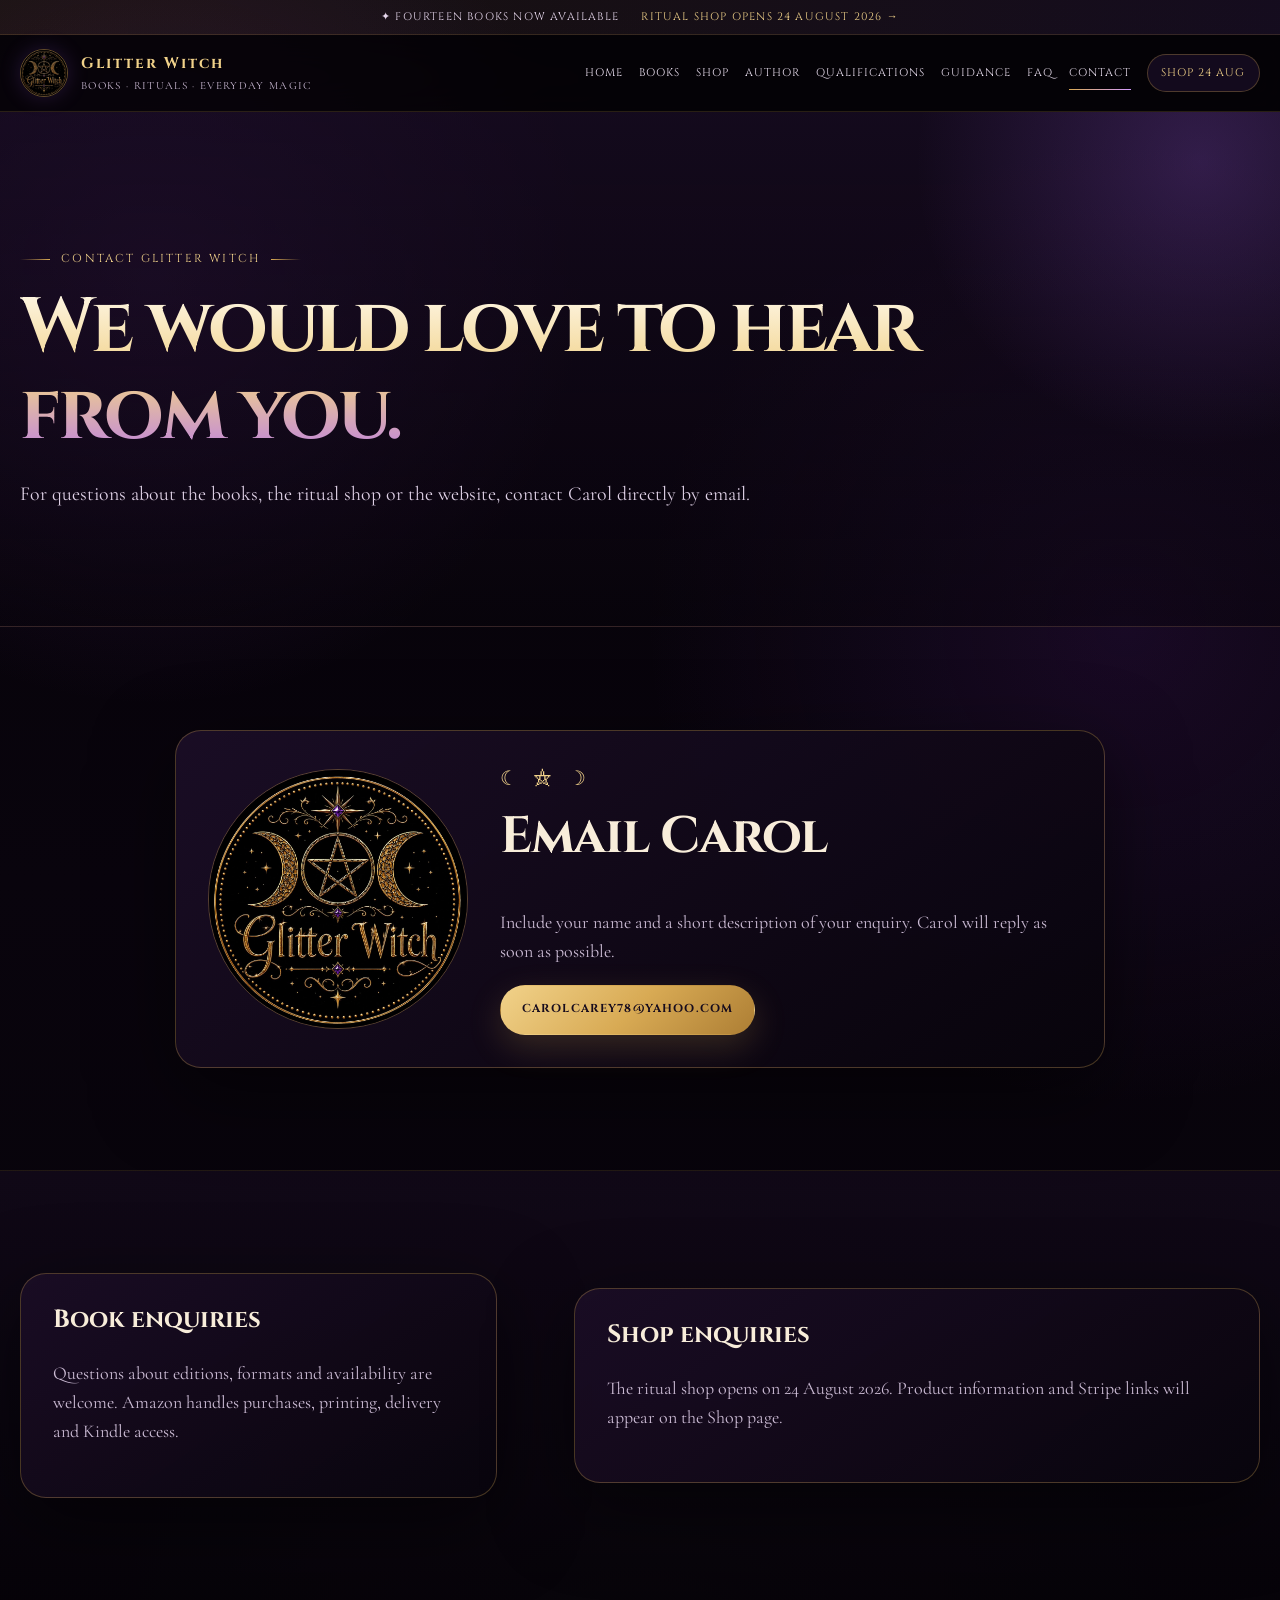
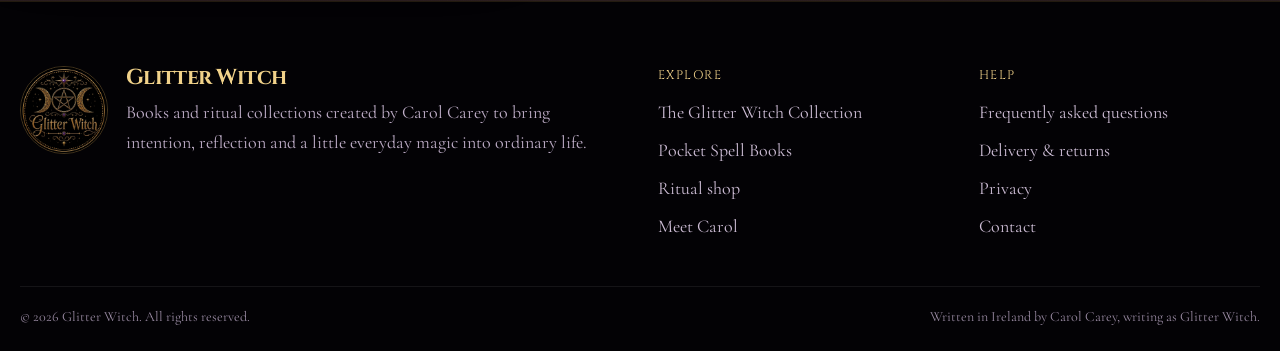
<file: contact.html>
<!doctype html>
<html lang="en-IE">
<head>
  <meta charset="utf-8">
  <meta name="viewport" content="width=device-width, initial-scale=1">
  <title>Contact | Glitter Witch</title>
  <meta name="description" content="Contact Carol Carey, writing as Glitter Witch, about the books, the ritual shop and the Glitter Witch website.">
  <meta name="theme-color" content="#09040d">
  <link rel="canonical" href="https://glitterwitch.ie/contact.html">
  <meta property="og:type" content="website">
  <meta property="og:title" content="Contact | Glitter Witch">
  <meta property="og:description" content="Contact Carol Carey, writing as Glitter Witch, about the books, the ritual shop and the Glitter Witch website.">
  <meta property="og:url" content="https://glitterwitch.ie/contact.html">
  <meta property="og:site_name" content="Glitter Witch">
  <meta property="og:image" content="https://glitterwitch.ie/assets/images/glitter-witch-social.jpg">
  <meta name="twitter:card" content="summary_large_image">
  <link rel="icon" type="image/png" sizes="32x32" href="favicon-32.png">
  <link rel="icon" type="image/png" sizes="16x16" href="favicon-16.png">
  <link rel="apple-touch-icon" href="apple-touch-icon.png">
  <link rel="stylesheet" href="styles.css">
</head>
<body class="contact-page">
<a class="skip-link" href="#main">Skip to content</a>

<div class="announcement"><div class="container"><span>✦ Fourteen books now available</span><a href="shop.html">Ritual shop opens 24 August 2026 →</a></div></div>
<header class="site-header">
  <div class="container nav-wrap">
    <a class="brand" href="index.html" aria-label="Glitter Witch home">
      <img class="brand-logo" src="assets/images/glitter-witch-logo.jpg" alt="Glitter Witch emblem">
      <span class="brand-copy"><strong>Glitter Witch</strong><span>Books · Rituals · Everyday Magic</span></span>
    </a>
    <button class="menu-toggle" type="button" aria-expanded="false" aria-controls="site-navigation" aria-label="Open menu">☰</button>
    <nav class="site-nav" id="site-navigation" aria-label="Main navigation">
      <a href="index.html">Home</a><a href="books.html">Books</a><a href="shop.html">Shop</a><a href="about.html">Author</a><a href="qualifications.html">Qualifications</a><a href="guidance.html">Guidance</a><a href="faq.html">FAQ</a><a href="contact.html" aria-current="page">Contact</a>
      <a class="nav-shop" href="shop.html">Shop 24 Aug</a>
    </nav>
  </div>
</header>

<main id="main"><section class="page-hero"><div class="container"><div class="eyebrow">Contact Glitter Witch</div><h1>We would love to hear from you.</h1><p>For questions about the books, the ritual shop or the website, contact Carol directly by email.</p></div></section><section class="section"><div class="container"><div class="contact-card reveal"><img src="assets/images/glitter-witch-logo.jpg" alt="Glitter Witch logo"><div><span class="section-symbol">☾ ⛤ ☽</span><h2>Email Carol</h2><p>Include your name and a short description of your enquiry. Carol will reply as soon as possible.</p><a class="btn btn-primary" href="mailto:carolcarey78@yahoo.com">carolcarey78@yahoo.com</a></div></div></div></section><section class="section section-dark"><div class="container split-grid"><div class="info-card reveal"><h3>Book enquiries</h3><p>Questions about editions, formats and availability are welcome. Amazon handles purchases, printing, delivery and Kindle access.</p></div><div class="info-card reveal"><h3>Shop enquiries</h3><p>The ritual shop opens on 24 August 2026. Product information and Stripe links will appear on the Shop page.</p></div></div></section></main>
<footer class="site-footer">
  <div class="container footer-grid">
    <div class="footer-brand">
      <img class="footer-logo" src="assets/images/glitter-witch-logo.jpg" alt="Glitter Witch logo" loading="lazy">
      <div><h2>Glitter Witch</h2><p>Books and ritual collections created by Carol Carey to bring intention, reflection and a little everyday magic into ordinary life.</p></div>
    </div>
    <div><div class="footer-title">Explore</div><div class="footer-links">
      <a href="books.html#main-collection">The Glitter Witch Collection</a>
      <a href="books.html#pocket-collection">Pocket Spell Books</a>
      <a href="shop.html">Ritual shop</a>
      <a href="about.html">Meet Carol</a>
    </div></div>
    <div><div class="footer-title">Help</div><div class="footer-links">
      <a href="faq.html">Frequently asked questions</a>
      <a href="policies.html#delivery">Delivery & returns</a>
      <a href="policies.html#privacy">Privacy</a>
      <a href="contact.html">Contact</a>
    </div></div>
  </div>
  <div class="container footer-bottom"><span>© <span data-year></span> Glitter Witch. All rights reserved.</span><span>Written in Ireland by Carol Carey, writing as Glitter Witch.</span></div>
</footer>
<script src="script.js"></script>
</body></html>
</file>
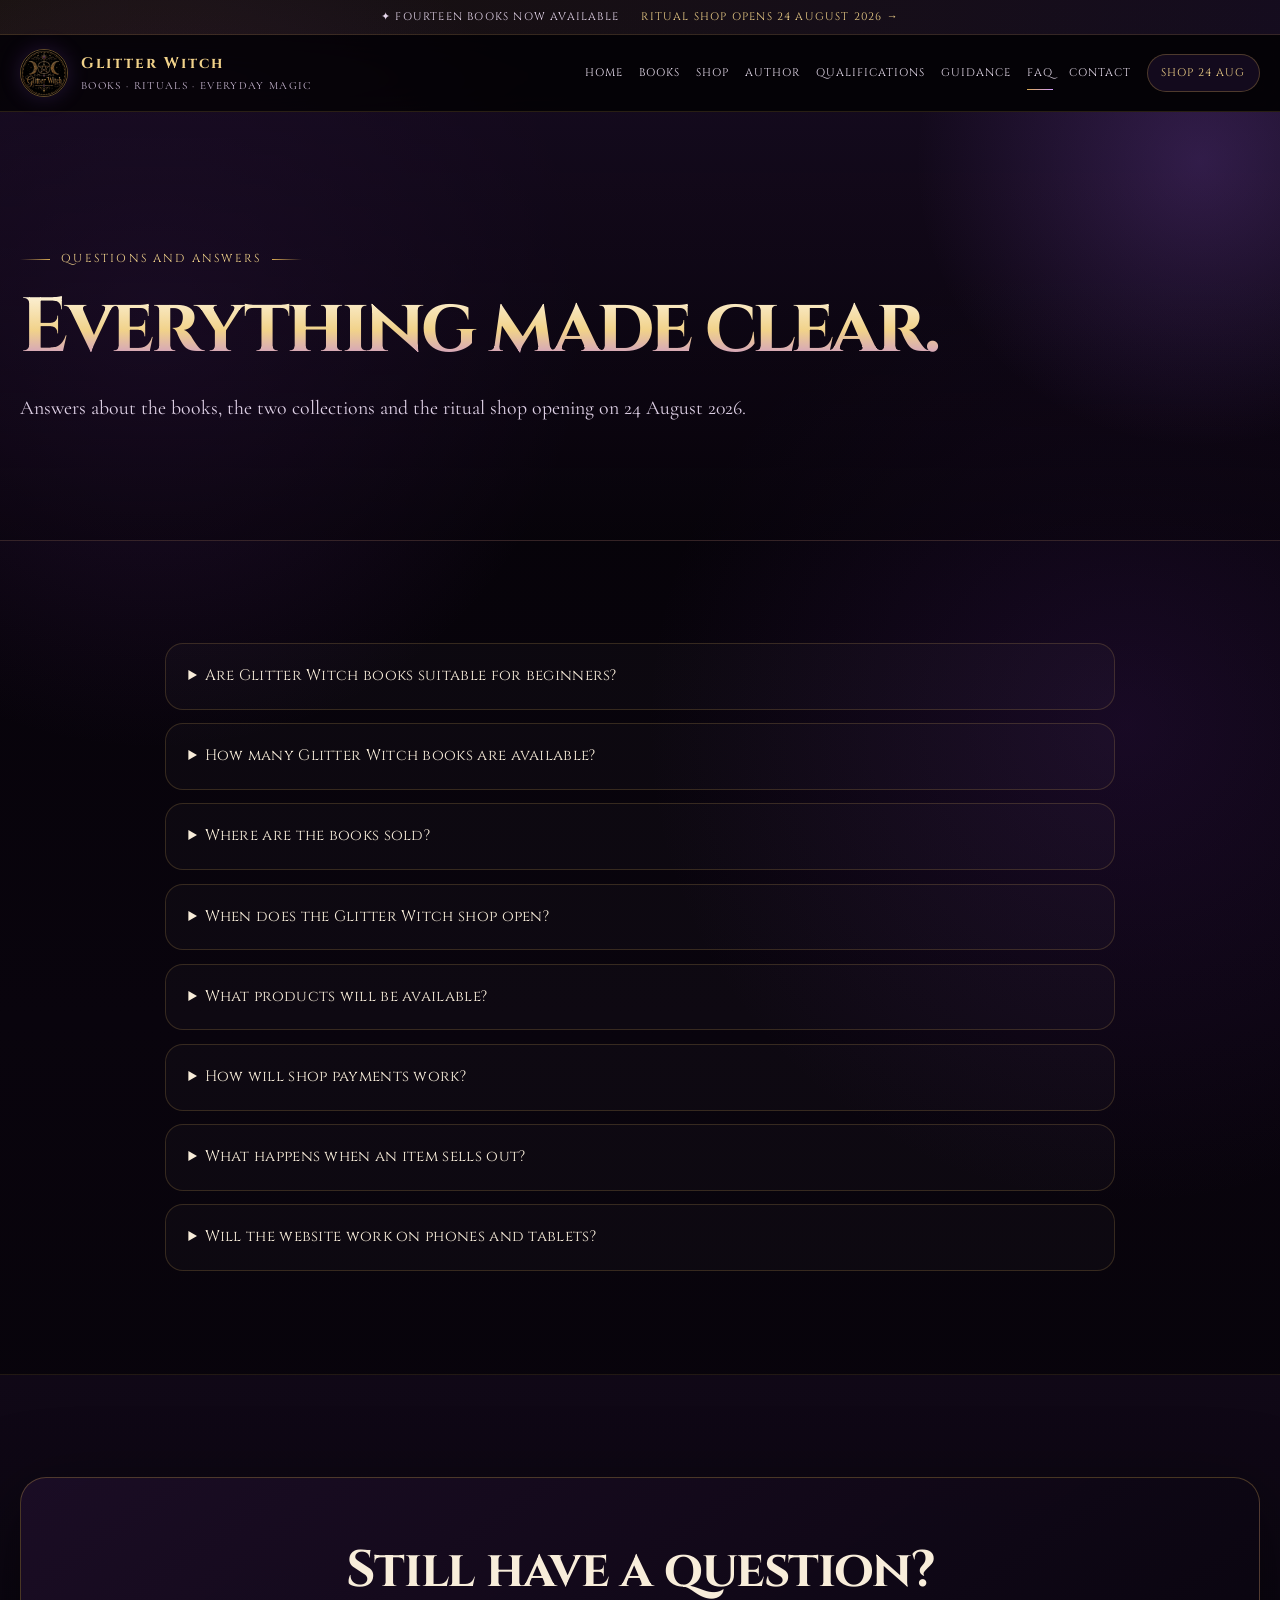
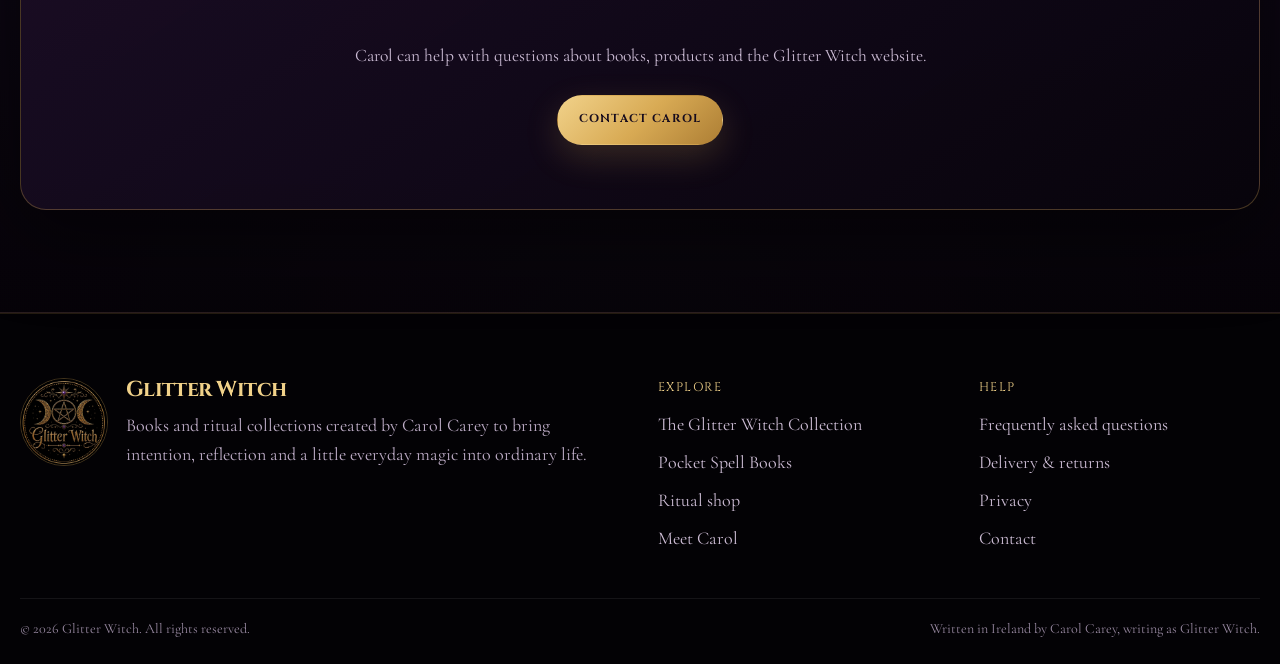
<file: faq.html>
<!doctype html>
<html lang="en-IE">
<head>
  <meta charset="utf-8">
  <meta name="viewport" content="width=device-width, initial-scale=1">
  <title>Frequently Asked Questions | Glitter Witch</title>
  <meta name="description" content="Answers to common questions about the fourteen Glitter Witch books, the two collections and the ritual shop opening 24 August 2026.">
  <meta name="theme-color" content="#09040d">
  <link rel="canonical" href="https://glitterwitch.ie/faq.html">
  <meta property="og:type" content="website">
  <meta property="og:title" content="Frequently Asked Questions | Glitter Witch">
  <meta property="og:description" content="Answers to common questions about the fourteen Glitter Witch books, the two collections and the ritual shop opening 24 August 2026.">
  <meta property="og:url" content="https://glitterwitch.ie/faq.html">
  <meta property="og:site_name" content="Glitter Witch">
  <meta property="og:image" content="https://glitterwitch.ie/assets/images/glitter-witch-social.jpg">
  <meta name="twitter:card" content="summary_large_image">
  <link rel="icon" type="image/png" sizes="32x32" href="favicon-32.png">
  <link rel="icon" type="image/png" sizes="16x16" href="favicon-16.png">
  <link rel="apple-touch-icon" href="apple-touch-icon.png">
  <link rel="stylesheet" href="styles.css">
</head>
<body class="faq-page">
<a class="skip-link" href="#main">Skip to content</a>

<div class="announcement"><div class="container"><span>✦ Fourteen books now available</span><a href="shop.html">Ritual shop opens 24 August 2026 →</a></div></div>
<header class="site-header">
  <div class="container nav-wrap">
    <a class="brand" href="index.html" aria-label="Glitter Witch home">
      <img class="brand-logo" src="assets/images/glitter-witch-logo.jpg" alt="Glitter Witch emblem">
      <span class="brand-copy"><strong>Glitter Witch</strong><span>Books · Rituals · Everyday Magic</span></span>
    </a>
    <button class="menu-toggle" type="button" aria-expanded="false" aria-controls="site-navigation" aria-label="Open menu">☰</button>
    <nav class="site-nav" id="site-navigation" aria-label="Main navigation">
      <a href="index.html">Home</a><a href="books.html">Books</a><a href="shop.html">Shop</a><a href="about.html">Author</a><a href="qualifications.html">Qualifications</a><a href="guidance.html">Guidance</a><a href="faq.html" aria-current="page">FAQ</a><a href="contact.html">Contact</a>
      <a class="nav-shop" href="shop.html">Shop 24 Aug</a>
    </nav>
  </div>
</header>

<main id="main"><section class="page-hero"><div class="container"><div class="eyebrow">Questions and answers</div><h1>Everything made clear.</h1><p>Answers about the books, the two collections and the ritual shop opening on 24 August 2026.</p></div></section><section class="section"><div class="container faq-list"><details class="reveal"><summary>Are Glitter Witch books suitable for beginners?</summary><p>Yes. The collections are written in a warm, practical style. Readers can begin with the first full-length volume or choose any pocket book that matches their interest.</p></details><details class="reveal"><summary>How many Glitter Witch books are available?</summary><p>There are fourteen published titles: eight full-length books in The Glitter Witch Collection and six books in The Glitter Witch Pocket Spell Book Collection.</p></details><details class="reveal"><summary>Where are the books sold?</summary><p>The books are sold through Amazon. Each book on the Books page has a paperback button for Amazon Ireland and a Kindle button for Amazon UK.</p></details><details class="reveal"><summary>When does the Glitter Witch shop open?</summary><p>The online ritual shop is planned to open on 24 August 2026.</p></details><details class="reveal"><summary>What products will be available?</summary><p>The planned range includes ritual boxes, spell bags, candles, crystal and altar pieces, gifts and Glitter Witch merchandise. Each listing will show the exact contents and availability.</p></details><details class="reveal"><summary>How will shop payments work?</summary><p>Available products will use secure Stripe checkout. Stripe processes payment details; card information is not stored by this website.</p></details><details class="reveal"><summary>What happens when an item sells out?</summary><p>The product will be marked unavailable until Carol prepares more stock. Availability will be shown on the shop page.</p></details><details class="reveal"><summary>Will the website work on phones and tablets?</summary><p>Yes. The website is responsive and has been designed for desktop computers, tablets and mobile phones.</p></details></div></section><section class="section section-dark"><div class="container cta-panel reveal"><h2>Still have a question?</h2><p>Carol can help with questions about books, products and the Glitter Witch website.</p><a class="btn btn-primary" href="contact.html">Contact Carol</a></div></section></main>
<footer class="site-footer">
  <div class="container footer-grid">
    <div class="footer-brand">
      <img class="footer-logo" src="assets/images/glitter-witch-logo.jpg" alt="Glitter Witch logo" loading="lazy">
      <div><h2>Glitter Witch</h2><p>Books and ritual collections created by Carol Carey to bring intention, reflection and a little everyday magic into ordinary life.</p></div>
    </div>
    <div><div class="footer-title">Explore</div><div class="footer-links">
      <a href="books.html#main-collection">The Glitter Witch Collection</a>
      <a href="books.html#pocket-collection">Pocket Spell Books</a>
      <a href="shop.html">Ritual shop</a>
      <a href="about.html">Meet Carol</a>
    </div></div>
    <div><div class="footer-title">Help</div><div class="footer-links">
      <a href="faq.html">Frequently asked questions</a>
      <a href="policies.html#delivery">Delivery & returns</a>
      <a href="policies.html#privacy">Privacy</a>
      <a href="contact.html">Contact</a>
    </div></div>
  </div>
  <div class="container footer-bottom"><span>© <span data-year></span> Glitter Witch. All rights reserved.</span><span>Written in Ireland by Carol Carey, writing as Glitter Witch.</span></div>
</footer>
<script src="script.js"></script>
</body></html>
</file>
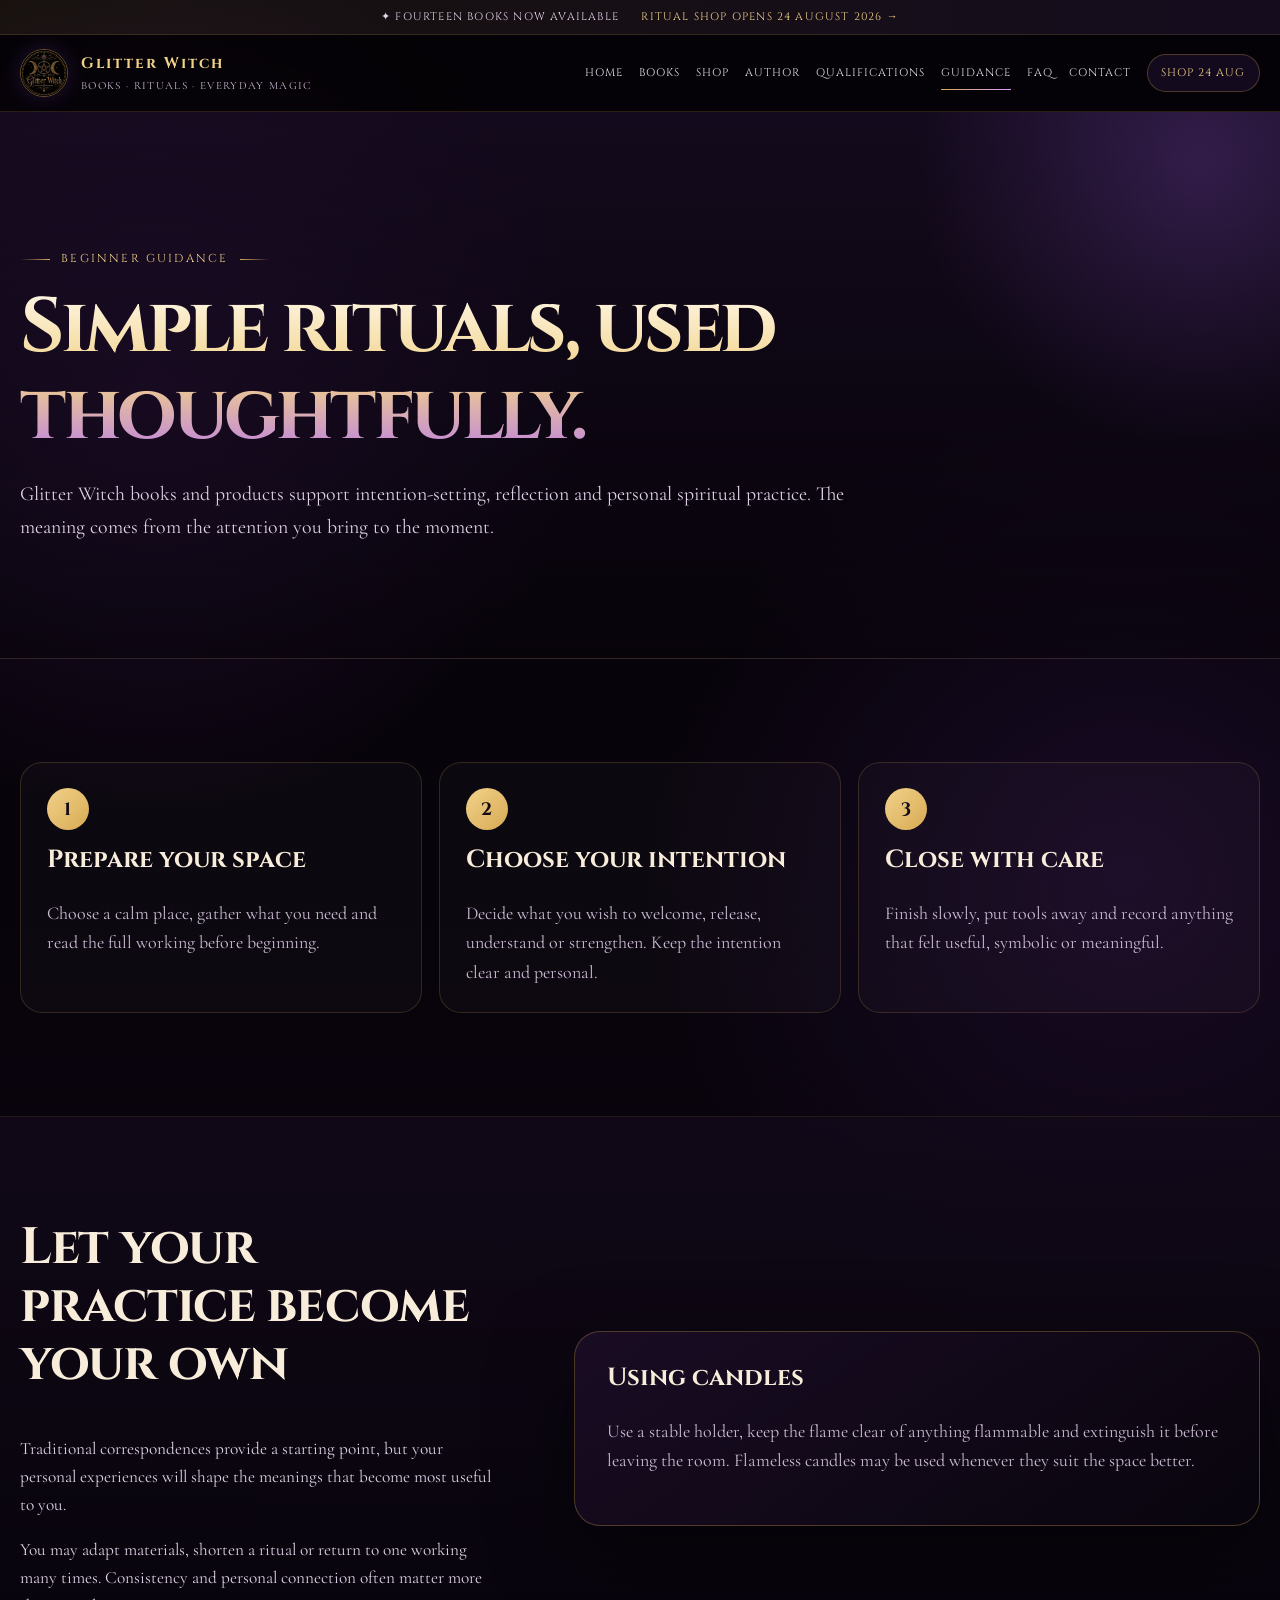
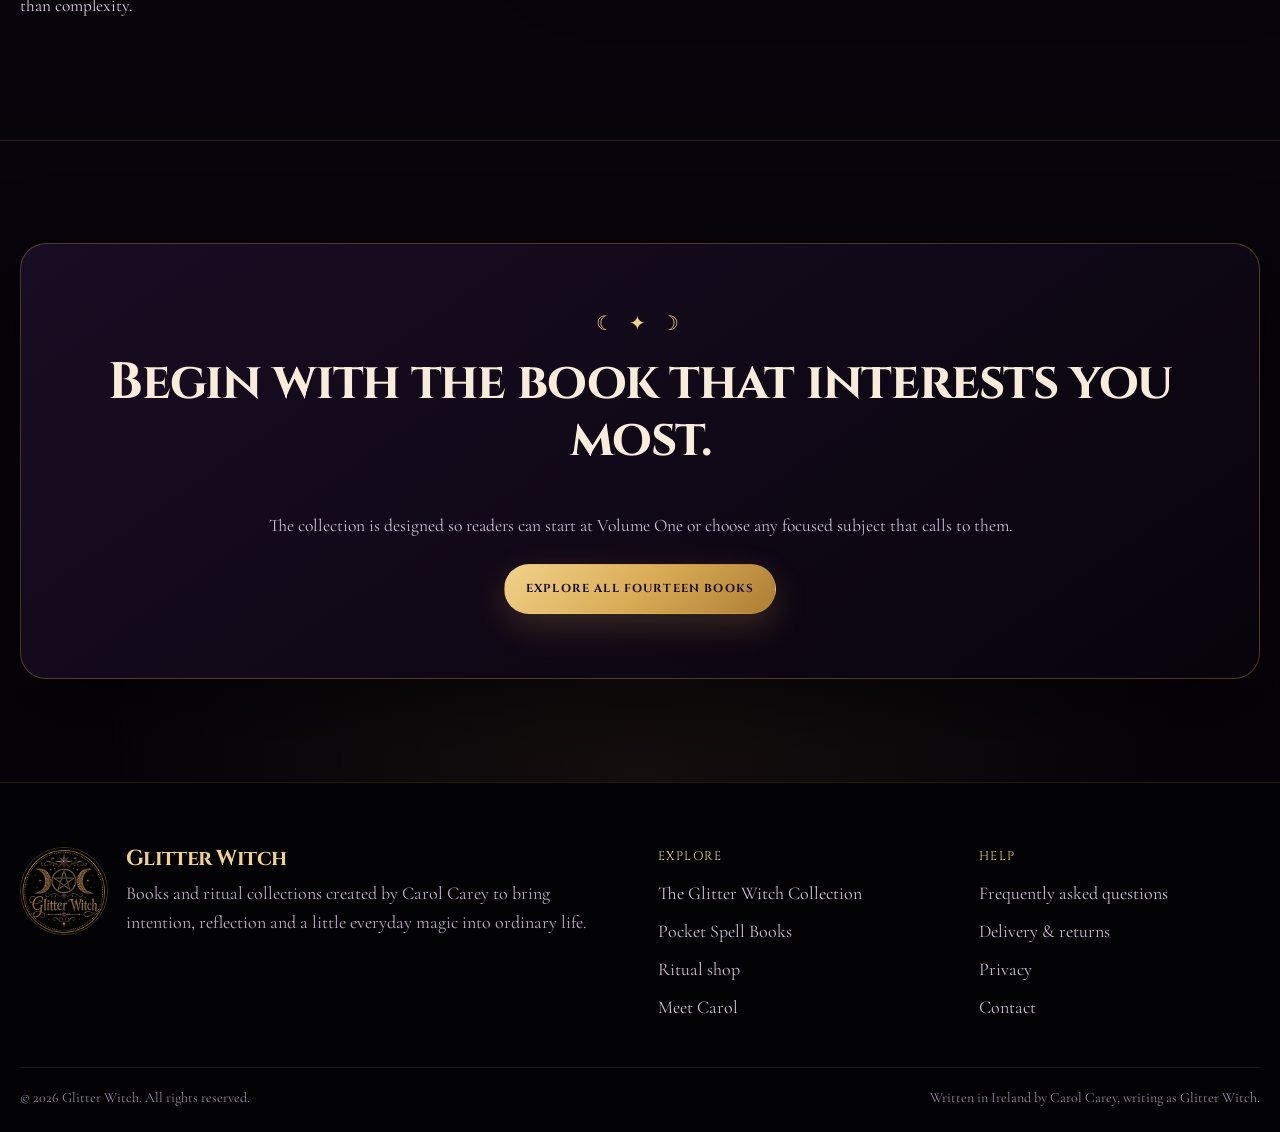
<file: guidance.html>
<!doctype html>
<html lang="en-IE">
<head>
  <meta charset="utf-8">
  <meta name="viewport" content="width=device-width, initial-scale=1">
  <title>Beginner Guidance | Glitter Witch</title>
  <meta name="description" content="Simple guidance for thoughtful ritual practice, personal intention, crystal work and everyday magic.">
  <meta name="theme-color" content="#09040d">
  <link rel="canonical" href="https://glitterwitch.ie/guidance.html">
  <meta property="og:type" content="website">
  <meta property="og:title" content="Beginner Guidance | Glitter Witch">
  <meta property="og:description" content="Simple guidance for thoughtful ritual practice, personal intention, crystal work and everyday magic.">
  <meta property="og:url" content="https://glitterwitch.ie/guidance.html">
  <meta property="og:site_name" content="Glitter Witch">
  <meta property="og:image" content="https://glitterwitch.ie/assets/images/glitter-witch-social.jpg">
  <meta name="twitter:card" content="summary_large_image">
  <link rel="icon" type="image/png" sizes="32x32" href="favicon-32.png">
  <link rel="icon" type="image/png" sizes="16x16" href="favicon-16.png">
  <link rel="apple-touch-icon" href="apple-touch-icon.png">
  <link rel="stylesheet" href="styles.css">
</head>
<body class="guidance-page">
<a class="skip-link" href="#main">Skip to content</a>

<div class="announcement"><div class="container"><span>✦ Fourteen books now available</span><a href="shop.html">Ritual shop opens 24 August 2026 →</a></div></div>
<header class="site-header">
  <div class="container nav-wrap">
    <a class="brand" href="index.html" aria-label="Glitter Witch home">
      <img class="brand-logo" src="assets/images/glitter-witch-logo.jpg" alt="Glitter Witch emblem">
      <span class="brand-copy"><strong>Glitter Witch</strong><span>Books · Rituals · Everyday Magic</span></span>
    </a>
    <button class="menu-toggle" type="button" aria-expanded="false" aria-controls="site-navigation" aria-label="Open menu">☰</button>
    <nav class="site-nav" id="site-navigation" aria-label="Main navigation">
      <a href="index.html">Home</a><a href="books.html">Books</a><a href="shop.html">Shop</a><a href="about.html">Author</a><a href="qualifications.html">Qualifications</a><a href="guidance.html" aria-current="page">Guidance</a><a href="faq.html">FAQ</a><a href="contact.html">Contact</a>
      <a class="nav-shop" href="shop.html">Shop 24 Aug</a>
    </nav>
  </div>
</header>

<main id="main">
<section class="page-hero"><div class="container"><div class="eyebrow">Beginner guidance</div><h1>Simple rituals, used thoughtfully.</h1><p>Glitter Witch books and products support intention-setting, reflection and personal spiritual practice. The meaning comes from the attention you bring to the moment.</p></div></section>
<section class="section"><div class="container"><div class="steps"><article class="step reveal"><strong>1</strong><h3>Prepare your space</h3><p>Choose a calm place, gather what you need and read the full working before beginning.</p></article><article class="step reveal"><strong>2</strong><h3>Choose your intention</h3><p>Decide what you wish to welcome, release, understand or strengthen. Keep the intention clear and personal.</p></article><article class="step reveal"><strong>3</strong><h3>Close with care</h3><p>Finish slowly, put tools away and record anything that felt useful, symbolic or meaningful.</p></article></div></div></section>
<section class="section section-dark"><div class="container split-grid"><div class="prose reveal"><h2>Let your practice become your own</h2><p>Traditional correspondences provide a starting point, but your personal experiences will shape the meanings that become most useful to you.</p><p>You may adapt materials, shorten a ritual or return to one working many times. Consistency and personal connection often matter more than complexity.</p></div><div class="info-card reveal"><h3>Using candles</h3><p>Use a stable holder, keep the flame clear of anything flammable and extinguish it before leaving the room. Flameless candles may be used whenever they suit the space better.</p></div></div></section>
<section class="section"><div class="container cta-panel reveal"><span class="section-symbol">☾ ✦ ☽</span><h2>Begin with the book that interests you most.</h2><p>The collection is designed so readers can start at Volume One or choose any focused subject that calls to them.</p><a class="btn btn-primary" href="books.html">Explore all fourteen books</a></div></section>
</main>
<footer class="site-footer">
  <div class="container footer-grid">
    <div class="footer-brand">
      <img class="footer-logo" src="assets/images/glitter-witch-logo.jpg" alt="Glitter Witch logo" loading="lazy">
      <div><h2>Glitter Witch</h2><p>Books and ritual collections created by Carol Carey to bring intention, reflection and a little everyday magic into ordinary life.</p></div>
    </div>
    <div><div class="footer-title">Explore</div><div class="footer-links">
      <a href="books.html#main-collection">The Glitter Witch Collection</a>
      <a href="books.html#pocket-collection">Pocket Spell Books</a>
      <a href="shop.html">Ritual shop</a>
      <a href="about.html">Meet Carol</a>
    </div></div>
    <div><div class="footer-title">Help</div><div class="footer-links">
      <a href="faq.html">Frequently asked questions</a>
      <a href="policies.html#delivery">Delivery & returns</a>
      <a href="policies.html#privacy">Privacy</a>
      <a href="contact.html">Contact</a>
    </div></div>
  </div>
  <div class="container footer-bottom"><span>© <span data-year></span> Glitter Witch. All rights reserved.</span><span>Written in Ireland by Carol Carey, writing as Glitter Witch.</span></div>
</footer>
<script src="script.js"></script>
</body></html>
</file>
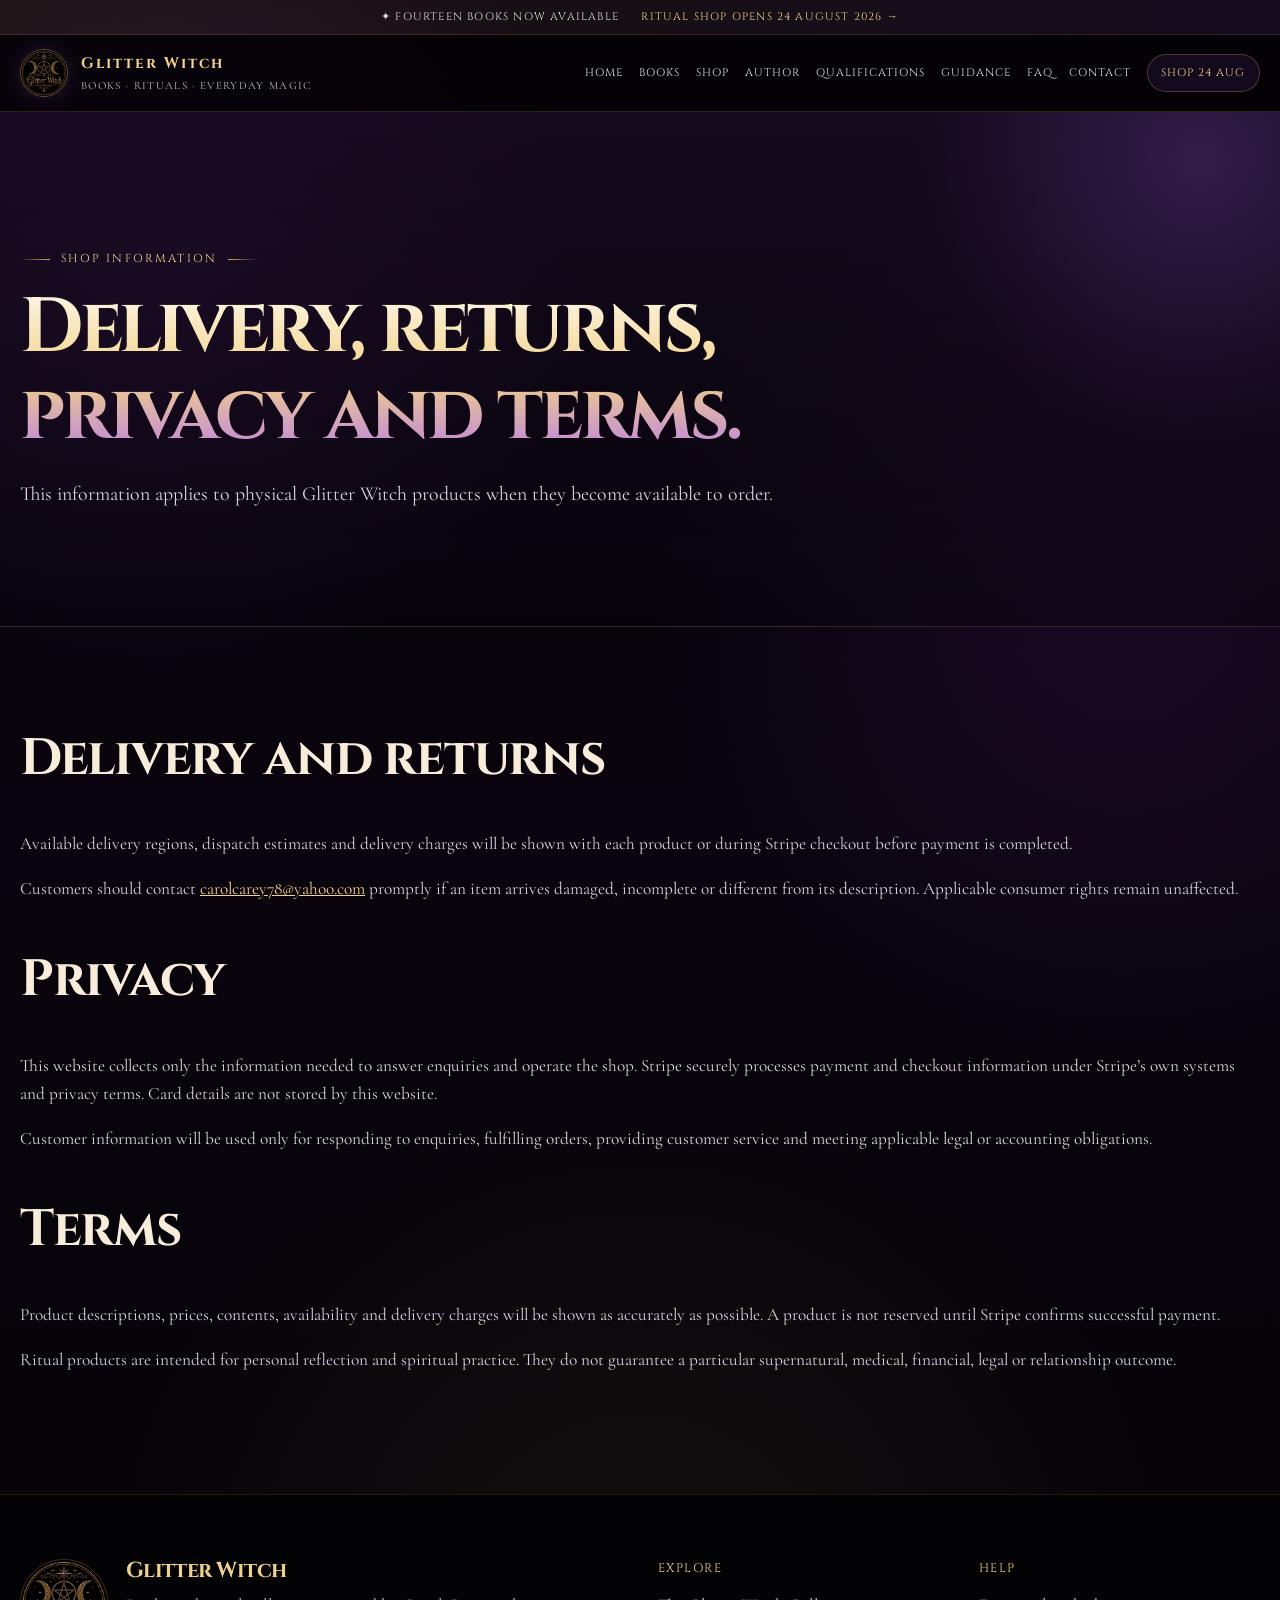
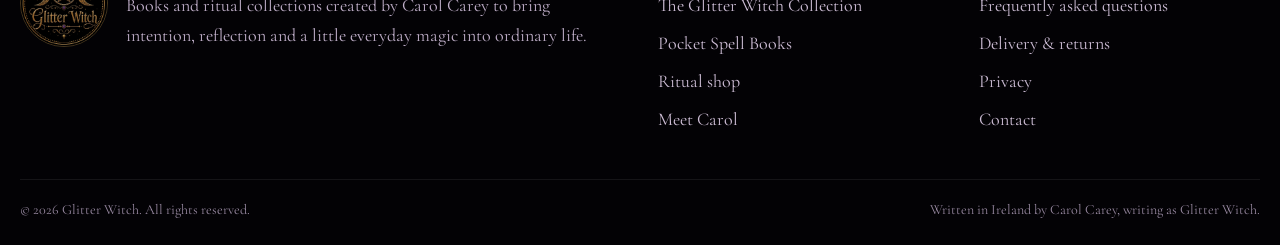
<file: policies.html>
<!doctype html>
<html lang="en-IE">
<head>
  <meta charset="utf-8">
  <meta name="viewport" content="width=device-width, initial-scale=1">
  <title>Shop Policies | Glitter Witch</title>
  <meta name="description" content="Delivery, returns, privacy and terms information for the Glitter Witch online ritual shop.">
  <meta name="theme-color" content="#09040d">
  <link rel="canonical" href="https://glitterwitch.ie/policies.html">
  <meta property="og:type" content="website">
  <meta property="og:title" content="Shop Policies | Glitter Witch">
  <meta property="og:description" content="Delivery, returns, privacy and terms information for the Glitter Witch online ritual shop.">
  <meta property="og:url" content="https://glitterwitch.ie/policies.html">
  <meta property="og:site_name" content="Glitter Witch">
  <meta property="og:image" content="https://glitterwitch.ie/assets/images/glitter-witch-social.jpg">
  <meta name="twitter:card" content="summary_large_image">
  <link rel="icon" type="image/png" sizes="32x32" href="favicon-32.png">
  <link rel="icon" type="image/png" sizes="16x16" href="favicon-16.png">
  <link rel="apple-touch-icon" href="apple-touch-icon.png">
  <link rel="stylesheet" href="styles.css">
</head>
<body class="policies-page">
<a class="skip-link" href="#main">Skip to content</a>

<div class="announcement"><div class="container"><span>✦ Fourteen books now available</span><a href="shop.html">Ritual shop opens 24 August 2026 →</a></div></div>
<header class="site-header">
  <div class="container nav-wrap">
    <a class="brand" href="index.html" aria-label="Glitter Witch home">
      <img class="brand-logo" src="assets/images/glitter-witch-logo.jpg" alt="Glitter Witch emblem">
      <span class="brand-copy"><strong>Glitter Witch</strong><span>Books · Rituals · Everyday Magic</span></span>
    </a>
    <button class="menu-toggle" type="button" aria-expanded="false" aria-controls="site-navigation" aria-label="Open menu">☰</button>
    <nav class="site-nav" id="site-navigation" aria-label="Main navigation">
      <a href="index.html">Home</a><a href="books.html">Books</a><a href="shop.html">Shop</a><a href="about.html">Author</a><a href="qualifications.html">Qualifications</a><a href="guidance.html">Guidance</a><a href="faq.html">FAQ</a><a href="contact.html">Contact</a>
      <a class="nav-shop" href="shop.html">Shop 24 Aug</a>
    </nav>
  </div>
</header>

<main id="main"><section class="page-hero"><div class="container"><div class="eyebrow">Shop information</div><h1>Delivery, returns, privacy and terms.</h1><p>This information applies to physical Glitter Witch products when they become available to order.</p></div></section><section class="section"><div class="container prose policy-copy"><h2 id="delivery">Delivery and returns</h2><p>Available delivery regions, dispatch estimates and delivery charges will be shown with each product or during Stripe checkout before payment is completed.</p><p>Customers should contact <a href="mailto:carolcarey78@yahoo.com">carolcarey78@yahoo.com</a> promptly if an item arrives damaged, incomplete or different from its description. Applicable consumer rights remain unaffected.</p><h2 id="privacy">Privacy</h2><p>This website collects only the information needed to answer enquiries and operate the shop. Stripe securely processes payment and checkout information under Stripe’s own systems and privacy terms. Card details are not stored by this website.</p><p>Customer information will be used only for responding to enquiries, fulfilling orders, providing customer service and meeting applicable legal or accounting obligations.</p><h2 id="terms">Terms</h2><p>Product descriptions, prices, contents, availability and delivery charges will be shown as accurately as possible. A product is not reserved until Stripe confirms successful payment.</p><p>Ritual products are intended for personal reflection and spiritual practice. They do not guarantee a particular supernatural, medical, financial, legal or relationship outcome.</p></div></section></main>
<footer class="site-footer">
  <div class="container footer-grid">
    <div class="footer-brand">
      <img class="footer-logo" src="assets/images/glitter-witch-logo.jpg" alt="Glitter Witch logo" loading="lazy">
      <div><h2>Glitter Witch</h2><p>Books and ritual collections created by Carol Carey to bring intention, reflection and a little everyday magic into ordinary life.</p></div>
    </div>
    <div><div class="footer-title">Explore</div><div class="footer-links">
      <a href="books.html#main-collection">The Glitter Witch Collection</a>
      <a href="books.html#pocket-collection">Pocket Spell Books</a>
      <a href="shop.html">Ritual shop</a>
      <a href="about.html">Meet Carol</a>
    </div></div>
    <div><div class="footer-title">Help</div><div class="footer-links">
      <a href="faq.html">Frequently asked questions</a>
      <a href="policies.html#delivery">Delivery & returns</a>
      <a href="policies.html#privacy">Privacy</a>
      <a href="contact.html">Contact</a>
    </div></div>
  </div>
  <div class="container footer-bottom"><span>© <span data-year></span> Glitter Witch. All rights reserved.</span><span>Written in Ireland by Carol Carey, writing as Glitter Witch.</span></div>
</footer>
<script src="script.js"></script>
</body></html>
</file>
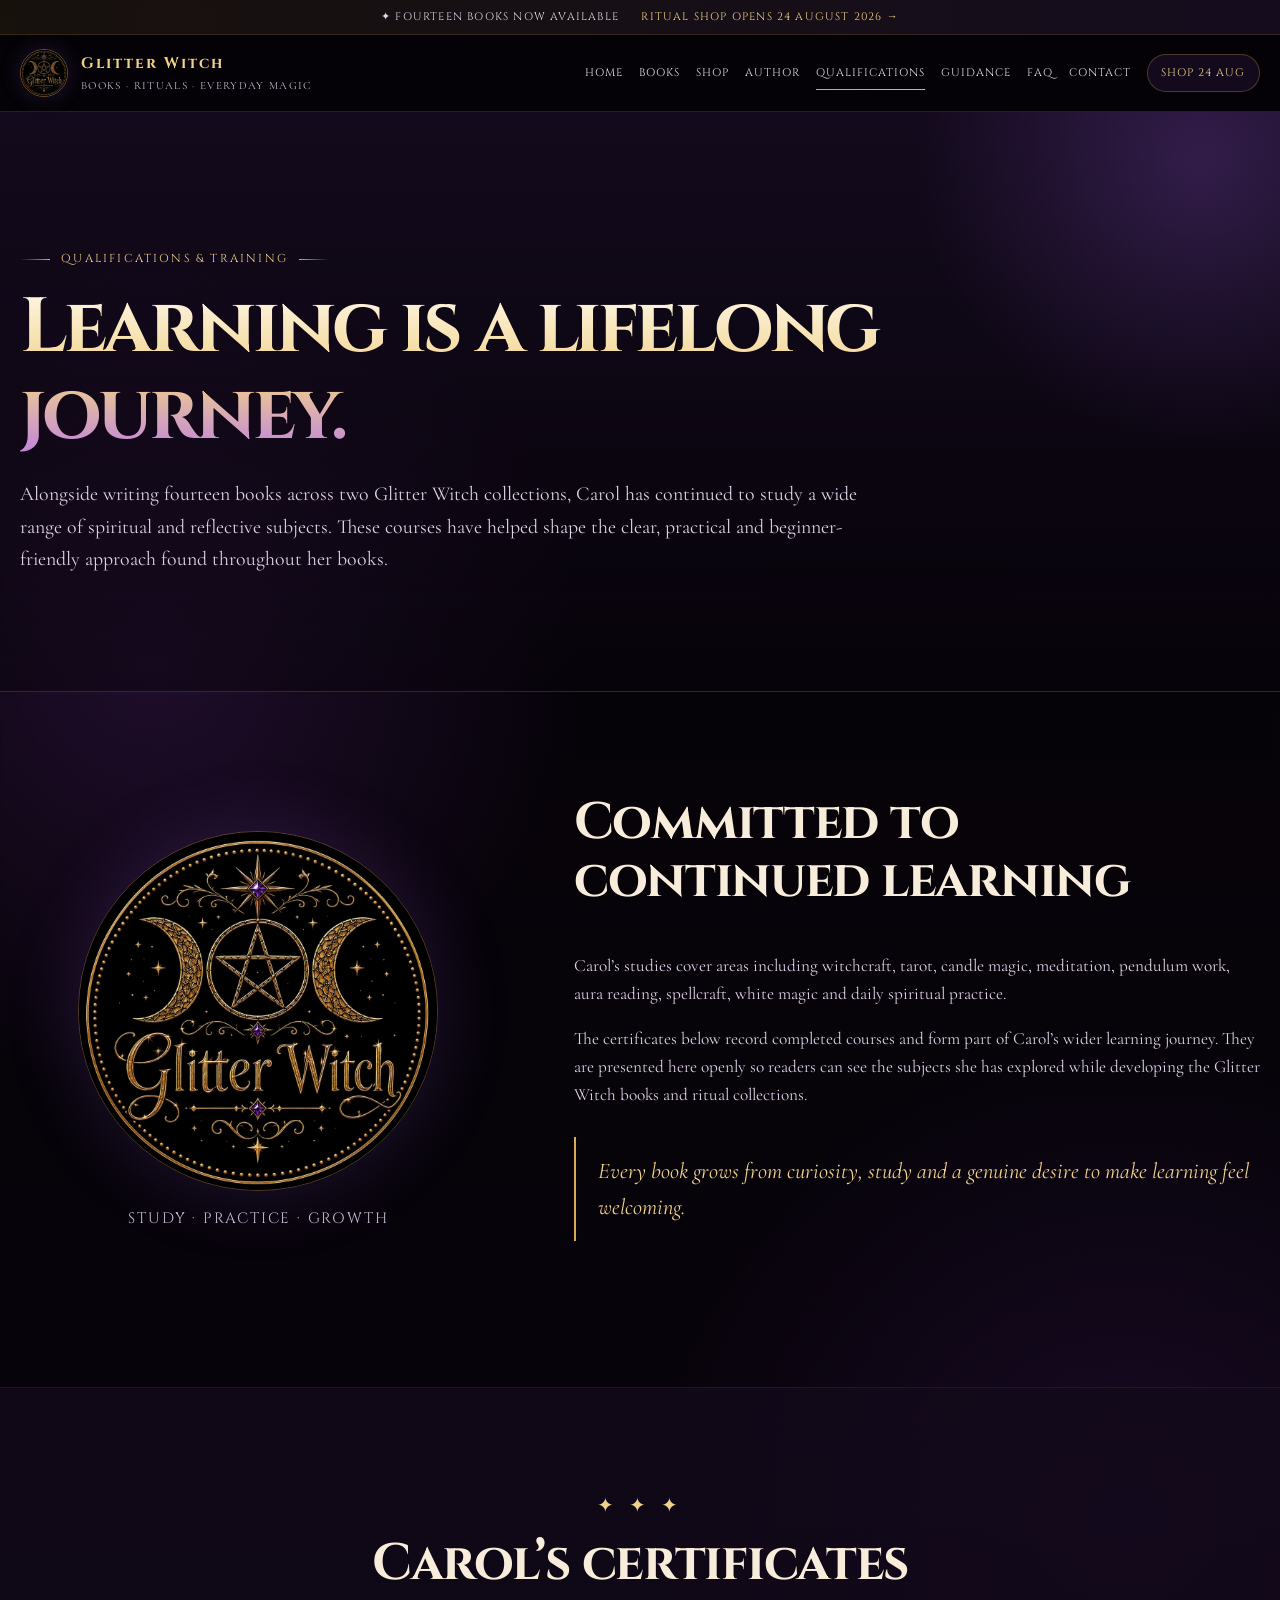
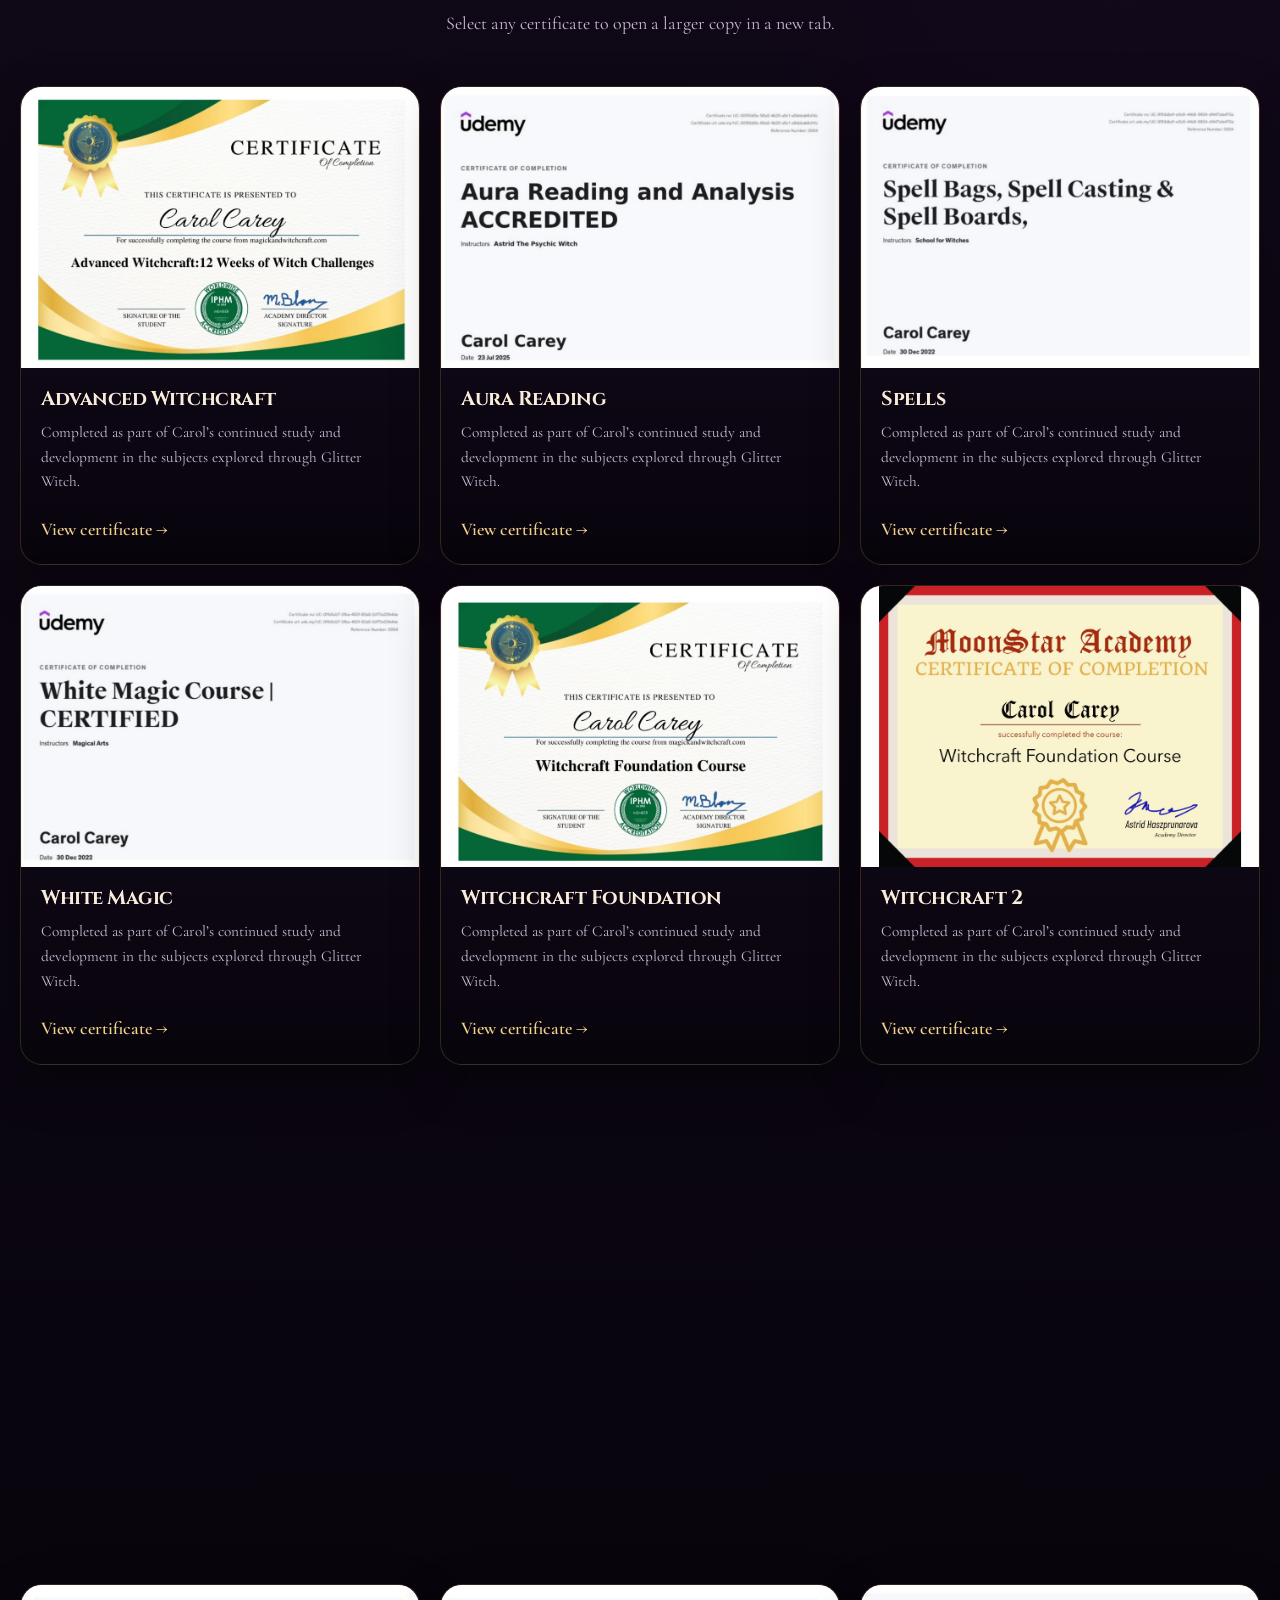
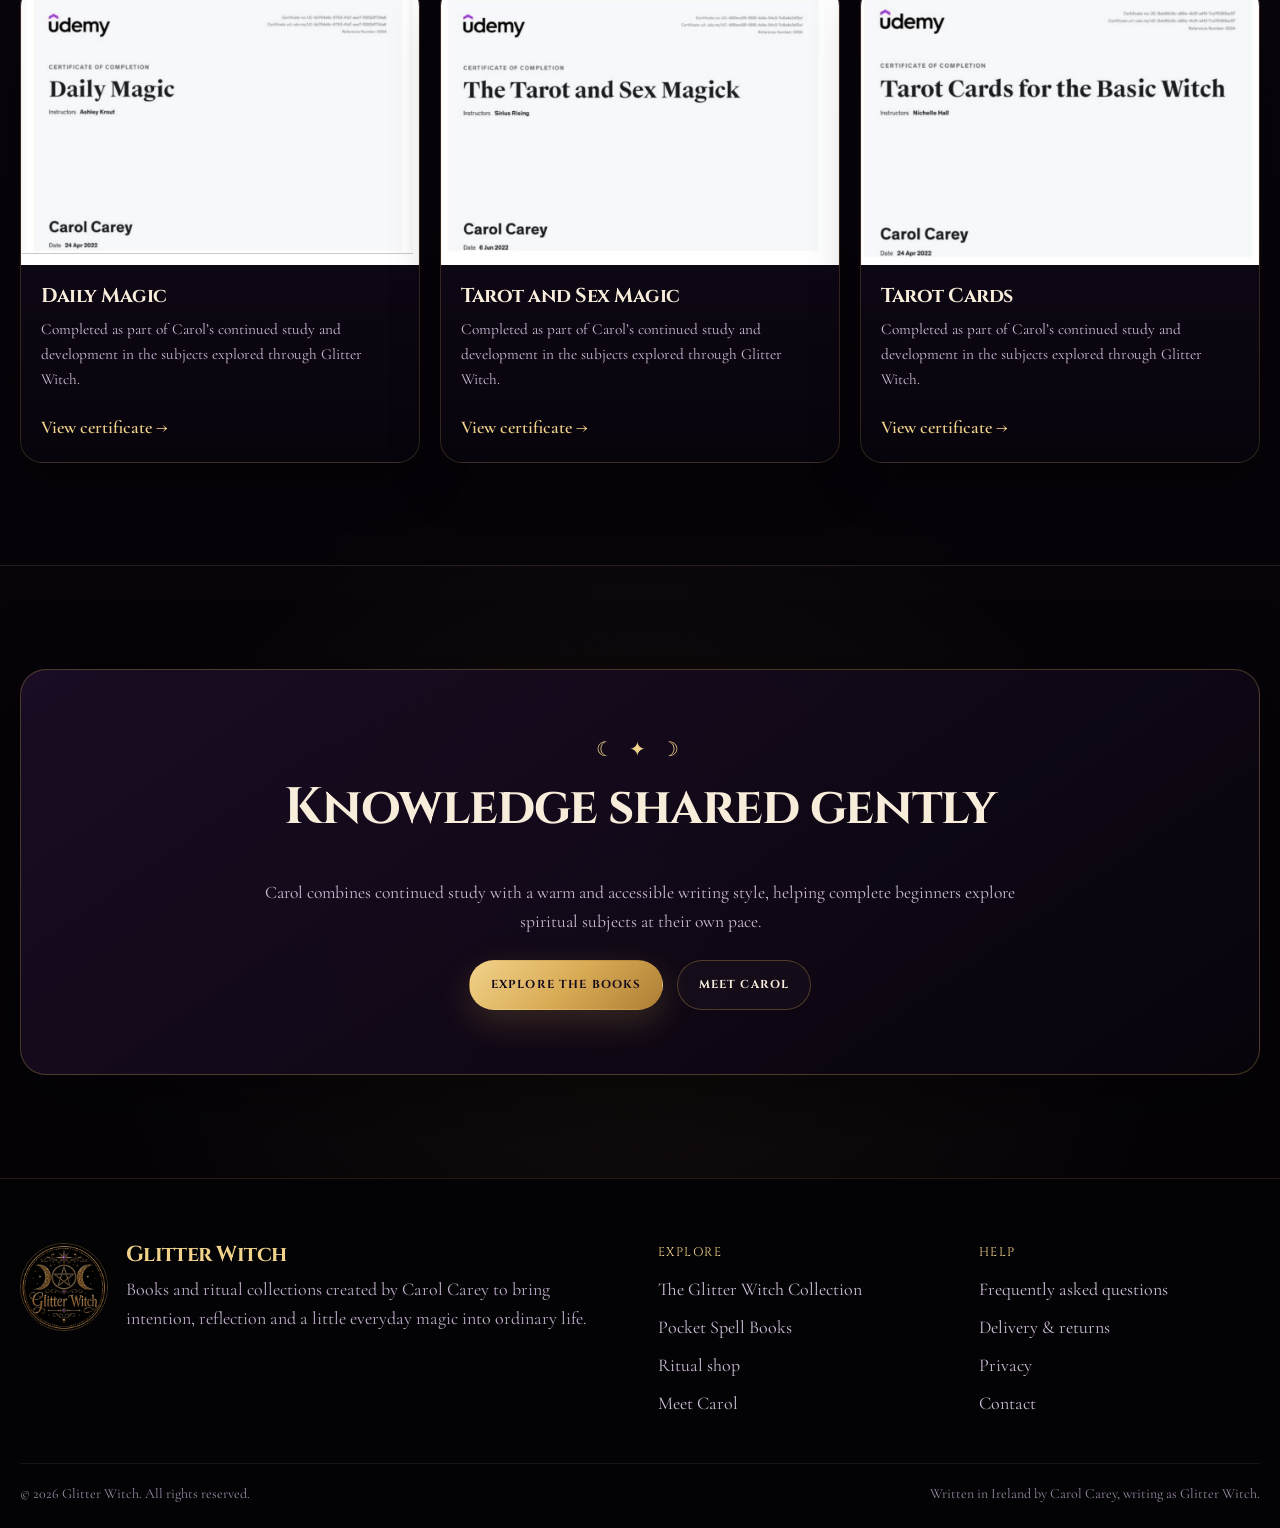
<file: qualifications.html>
<!doctype html>
<html lang="en-IE">
<head>
  <meta charset="utf-8">
  <meta name="viewport" content="width=device-width, initial-scale=1">
  <title>Qualifications &amp; Training | Carol Carey · Glitter Witch</title>
  <meta name="description" content="View Carol Carey’s qualifications and training in witchcraft, tarot, candle magic, meditation, pendulum work, aura reading, spellcraft and related studies.">
  <meta name="theme-color" content="#09040d">
  <link rel="canonical" href="https://glitterwitch.ie/qualifications.html">
  <meta property="og:type" content="website">
  <meta property="og:title" content="Qualifications &amp; Training | Carol Carey · Glitter Witch">
  <meta property="og:description" content="View Carol Carey’s qualifications and training in witchcraft, tarot, candle magic, meditation, pendulum work, aura reading, spellcraft and related studies.">
  <meta property="og:url" content="https://glitterwitch.ie/qualifications.html">
  <meta property="og:site_name" content="Glitter Witch">
  <meta property="og:image" content="https://glitterwitch.ie/assets/images/glitter-witch-social.jpg">
  <meta name="twitter:card" content="summary_large_image">
  <link rel="icon" type="image/png" sizes="32x32" href="favicon-32.png">
  <link rel="icon" type="image/png" sizes="16x16" href="favicon-16.png">
  <link rel="apple-touch-icon" href="apple-touch-icon.png">
  <link rel="stylesheet" href="styles.css">
</head>
<body class="qualifications-page">
<a class="skip-link" href="#main">Skip to content</a>

<div class="announcement"><div class="container"><span>✦ Fourteen books now available</span><a href="shop.html">Ritual shop opens 24 August 2026 →</a></div></div>
<header class="site-header">
  <div class="container nav-wrap">
    <a class="brand" href="index.html" aria-label="Glitter Witch home">
      <img class="brand-logo" src="assets/images/glitter-witch-logo.jpg" alt="Glitter Witch emblem">
      <span class="brand-copy"><strong>Glitter Witch</strong><span>Books · Rituals · Everyday Magic</span></span>
    </a>
    <button class="menu-toggle" type="button" aria-expanded="false" aria-controls="site-navigation" aria-label="Open menu">☰</button>
    <nav class="site-nav" id="site-navigation" aria-label="Main navigation">
      <a href="index.html">Home</a><a href="books.html">Books</a><a href="shop.html">Shop</a><a href="about.html">Author</a><a href="qualifications.html" aria-current="page">Qualifications</a><a href="guidance.html">Guidance</a><a href="faq.html">FAQ</a><a href="contact.html">Contact</a>
      <a class="nav-shop" href="shop.html">Shop 24 Aug</a>
    </nav>
  </div>
</header>
<main id="main">

<section class="page-hero qualifications-hero">
  <div class="container">
    <div class="eyebrow">Qualifications &amp; Training</div>
    <h1>Learning is a lifelong journey.</h1>
    <p>Alongside writing fourteen books across two Glitter Witch collections, Carol has continued to study a wide range of spiritual and reflective subjects. These courses have helped shape the clear, practical and beginner-friendly approach found throughout her books.</p>
  </div>
</section>

<section class="section">
  <div class="container story-grid qualifications-intro">
    <div class="story-emblem logo-emblem reveal">
      <img src="assets/images/glitter-witch-logo.jpg" alt="Glitter Witch logo">
      <small>Study · Practice · Growth</small>
    </div>
    <div class="prose reveal">
      <h2>Committed to continued learning</h2>
      <p>Carol’s studies cover areas including witchcraft, tarot, candle magic, meditation, pendulum work, aura reading, spellcraft, white magic and daily spiritual practice.</p>
      <p>The certificates below record completed courses and form part of Carol’s wider learning journey. They are presented here openly so readers can see the subjects she has explored while developing the Glitter Witch books and ritual collections.</p>
      <blockquote class="quote">Every book grows from curiosity, study and a genuine desire to make learning feel welcoming.</blockquote>
    </div>
  </div>
</section>

<section class="section section-dark">
  <div class="container">
    <div class="section-heading reveal">
      <span class="section-symbol" aria-hidden="true">✦ ✦ ✦</span>
      <h2>Carol’s certificates</h2>
      <p>Select any certificate to open a larger copy in a new tab.</p>
    </div>
    <div class="certificate-grid">
      <article class="certificate-card reveal">
        <a class="certificate-image-link" href="assets/certificates/01-advanced-witchcraft.jpg" target="_blank" rel="noopener" aria-label="Open Advanced Witchcraft certificate at full size">
          <img src="assets/certificates/01-advanced-witchcraft.jpg" alt="Advanced Witchcraft certificate awarded to Carol Carey" loading="lazy">
        </a>
        <div class="certificate-copy">
          <h2>Advanced Witchcraft</h2>
          <p>Completed as part of Carol’s continued study and development in the subjects explored through Glitter Witch.</p>
          <a class="card-link" href="assets/certificates/01-advanced-witchcraft.jpg" target="_blank" rel="noopener">View certificate →</a>
        </div>
      </article>
      <article class="certificate-card reveal">
        <a class="certificate-image-link" href="assets/certificates/02-aura-reading.jpg" target="_blank" rel="noopener" aria-label="Open Aura Reading certificate at full size">
          <img src="assets/certificates/02-aura-reading.jpg" alt="Aura Reading certificate awarded to Carol Carey" loading="lazy">
        </a>
        <div class="certificate-copy">
          <h2>Aura Reading</h2>
          <p>Completed as part of Carol’s continued study and development in the subjects explored through Glitter Witch.</p>
          <a class="card-link" href="assets/certificates/02-aura-reading.jpg" target="_blank" rel="noopener">View certificate →</a>
        </div>
      </article>
      <article class="certificate-card reveal">
        <a class="certificate-image-link" href="assets/certificates/03-spells.jpg" target="_blank" rel="noopener" aria-label="Open Spells certificate at full size">
          <img src="assets/certificates/03-spells.jpg" alt="Spells certificate awarded to Carol Carey" loading="lazy">
        </a>
        <div class="certificate-copy">
          <h2>Spells</h2>
          <p>Completed as part of Carol’s continued study and development in the subjects explored through Glitter Witch.</p>
          <a class="card-link" href="assets/certificates/03-spells.jpg" target="_blank" rel="noopener">View certificate →</a>
        </div>
      </article>
      <article class="certificate-card reveal">
        <a class="certificate-image-link" href="assets/certificates/04-white-magic.jpg" target="_blank" rel="noopener" aria-label="Open White Magic certificate at full size">
          <img src="assets/certificates/04-white-magic.jpg" alt="White Magic certificate awarded to Carol Carey" loading="lazy">
        </a>
        <div class="certificate-copy">
          <h2>White Magic</h2>
          <p>Completed as part of Carol’s continued study and development in the subjects explored through Glitter Witch.</p>
          <a class="card-link" href="assets/certificates/04-white-magic.jpg" target="_blank" rel="noopener">View certificate →</a>
        </div>
      </article>
      <article class="certificate-card reveal">
        <a class="certificate-image-link" href="assets/certificates/05-witchcraft-foundation.jpg" target="_blank" rel="noopener" aria-label="Open Witchcraft Foundation certificate at full size">
          <img src="assets/certificates/05-witchcraft-foundation.jpg" alt="Witchcraft Foundation certificate awarded to Carol Carey" loading="lazy">
        </a>
        <div class="certificate-copy">
          <h2>Witchcraft Foundation</h2>
          <p>Completed as part of Carol’s continued study and development in the subjects explored through Glitter Witch.</p>
          <a class="card-link" href="assets/certificates/05-witchcraft-foundation.jpg" target="_blank" rel="noopener">View certificate →</a>
        </div>
      </article>
      <article class="certificate-card reveal">
        <a class="certificate-image-link" href="assets/certificates/06-witchcraft-2.jpg" target="_blank" rel="noopener" aria-label="Open Witchcraft  2 certificate at full size">
          <img src="assets/certificates/06-witchcraft-2.jpg" alt="Witchcraft  2 certificate awarded to Carol Carey" loading="lazy">
        </a>
        <div class="certificate-copy">
          <h2>Witchcraft  2</h2>
          <p>Completed as part of Carol’s continued study and development in the subjects explored through Glitter Witch.</p>
          <a class="card-link" href="assets/certificates/06-witchcraft-2.jpg" target="_blank" rel="noopener">View certificate →</a>
        </div>
      </article>
      <article class="certificate-card reveal">
        <a class="certificate-image-link" href="assets/certificates/07-meditation.jpg" target="_blank" rel="noopener" aria-label="Open Meditation certificate at full size">
          <img src="assets/certificates/07-meditation.jpg" alt="Meditation certificate awarded to Carol Carey" loading="lazy">
        </a>
        <div class="certificate-copy">
          <h2>Meditation</h2>
          <p>Completed as part of Carol’s continued study and development in the subjects explored through Glitter Witch.</p>
          <a class="card-link" href="assets/certificates/07-meditation.jpg" target="_blank" rel="noopener">View certificate →</a>
        </div>
      </article>
      <article class="certificate-card reveal">
        <a class="certificate-image-link" href="assets/certificates/08-pendulum.jpg" target="_blank" rel="noopener" aria-label="Open Pendulum certificate at full size">
          <img src="assets/certificates/08-pendulum.jpg" alt="Pendulum certificate awarded to Carol Carey" loading="lazy">
        </a>
        <div class="certificate-copy">
          <h2>Pendulum</h2>
          <p>Completed as part of Carol’s continued study and development in the subjects explored through Glitter Witch.</p>
          <a class="card-link" href="assets/certificates/08-pendulum.jpg" target="_blank" rel="noopener">View certificate →</a>
        </div>
      </article>
      <article class="certificate-card reveal">
        <a class="certificate-image-link" href="assets/certificates/09-candle-magic.jpg" target="_blank" rel="noopener" aria-label="Open Candle Magic certificate at full size">
          <img src="assets/certificates/09-candle-magic.jpg" alt="Candle Magic certificate awarded to Carol Carey" loading="lazy">
        </a>
        <div class="certificate-copy">
          <h2>Candle Magic</h2>
          <p>Completed as part of Carol’s continued study and development in the subjects explored through Glitter Witch.</p>
          <a class="card-link" href="assets/certificates/09-candle-magic.jpg" target="_blank" rel="noopener">View certificate →</a>
        </div>
      </article>
      <article class="certificate-card reveal">
        <a class="certificate-image-link" href="assets/certificates/10-daily-magic.jpg" target="_blank" rel="noopener" aria-label="Open Daily Magic certificate at full size">
          <img src="assets/certificates/10-daily-magic.jpg" alt="Daily Magic certificate awarded to Carol Carey" loading="lazy">
        </a>
        <div class="certificate-copy">
          <h2>Daily Magic</h2>
          <p>Completed as part of Carol’s continued study and development in the subjects explored through Glitter Witch.</p>
          <a class="card-link" href="assets/certificates/10-daily-magic.jpg" target="_blank" rel="noopener">View certificate →</a>
        </div>
      </article>
      <article class="certificate-card reveal">
        <a class="certificate-image-link" href="assets/certificates/11-tarot-and-sex-magic.jpg" target="_blank" rel="noopener" aria-label="Open Tarot and Sex Magic certificate at full size">
          <img src="assets/certificates/11-tarot-and-sex-magic.jpg" alt="Tarot and Sex Magic certificate awarded to Carol Carey" loading="lazy">
        </a>
        <div class="certificate-copy">
          <h2>Tarot and Sex Magic</h2>
          <p>Completed as part of Carol’s continued study and development in the subjects explored through Glitter Witch.</p>
          <a class="card-link" href="assets/certificates/11-tarot-and-sex-magic.jpg" target="_blank" rel="noopener">View certificate →</a>
        </div>
      </article>
      <article class="certificate-card reveal">
        <a class="certificate-image-link" href="assets/certificates/12-tarot-cards.jpg" target="_blank" rel="noopener" aria-label="Open Tarot Cards certificate at full size">
          <img src="assets/certificates/12-tarot-cards.jpg" alt="Tarot Cards certificate awarded to Carol Carey" loading="lazy">
        </a>
        <div class="certificate-copy">
          <h2>Tarot Cards</h2>
          <p>Completed as part of Carol’s continued study and development in the subjects explored through Glitter Witch.</p>
          <a class="card-link" href="assets/certificates/12-tarot-cards.jpg" target="_blank" rel="noopener">View certificate →</a>
        </div>
      </article>
    </div>
  </div>
</section>

<section class="section">
  <div class="container">
    <div class="cta-panel reveal">
      <span class="section-symbol" aria-hidden="true">☾ ✦ ☽</span>
      <h2>Knowledge shared gently</h2>
      <p>Carol combines continued study with a warm and accessible writing style, helping complete beginners explore spiritual subjects at their own pace.</p>
      <div class="button-row" style="justify-content:center">
        <a class="btn btn-primary" href="books.html">Explore the books</a>
        <a class="btn btn-secondary" href="about.html">Meet Carol</a>
      </div>
    </div>
  </div>
</section>

</main>
<footer class="site-footer">
  <div class="container footer-grid">
    <div class="footer-brand">
      <img class="footer-logo" src="assets/images/glitter-witch-logo.jpg" alt="Glitter Witch logo" loading="lazy">
      <div><h2>Glitter Witch</h2><p>Books and ritual collections created by Carol Carey to bring intention, reflection and a little everyday magic into ordinary life.</p></div>
    </div>
    <div><div class="footer-title">Explore</div><div class="footer-links">
      <a href="books.html#main-collection">The Glitter Witch Collection</a>
      <a href="books.html#pocket-collection">Pocket Spell Books</a>
      <a href="shop.html">Ritual shop</a>
      <a href="about.html">Meet Carol</a>
    </div></div>
    <div><div class="footer-title">Help</div><div class="footer-links">
      <a href="faq.html">Frequently asked questions</a>
      <a href="policies.html#delivery">Delivery & returns</a>
      <a href="policies.html#privacy">Privacy</a>
      <a href="contact.html">Contact</a>
    </div></div>
  </div>
  <div class="container footer-bottom"><span>© <span data-year></span> Glitter Witch. All rights reserved.</span><span>Written in Ireland by Carol Carey, writing as Glitter Witch.</span></div>
</footer>
<script src="script.js"></script>
</body></html>
</file>
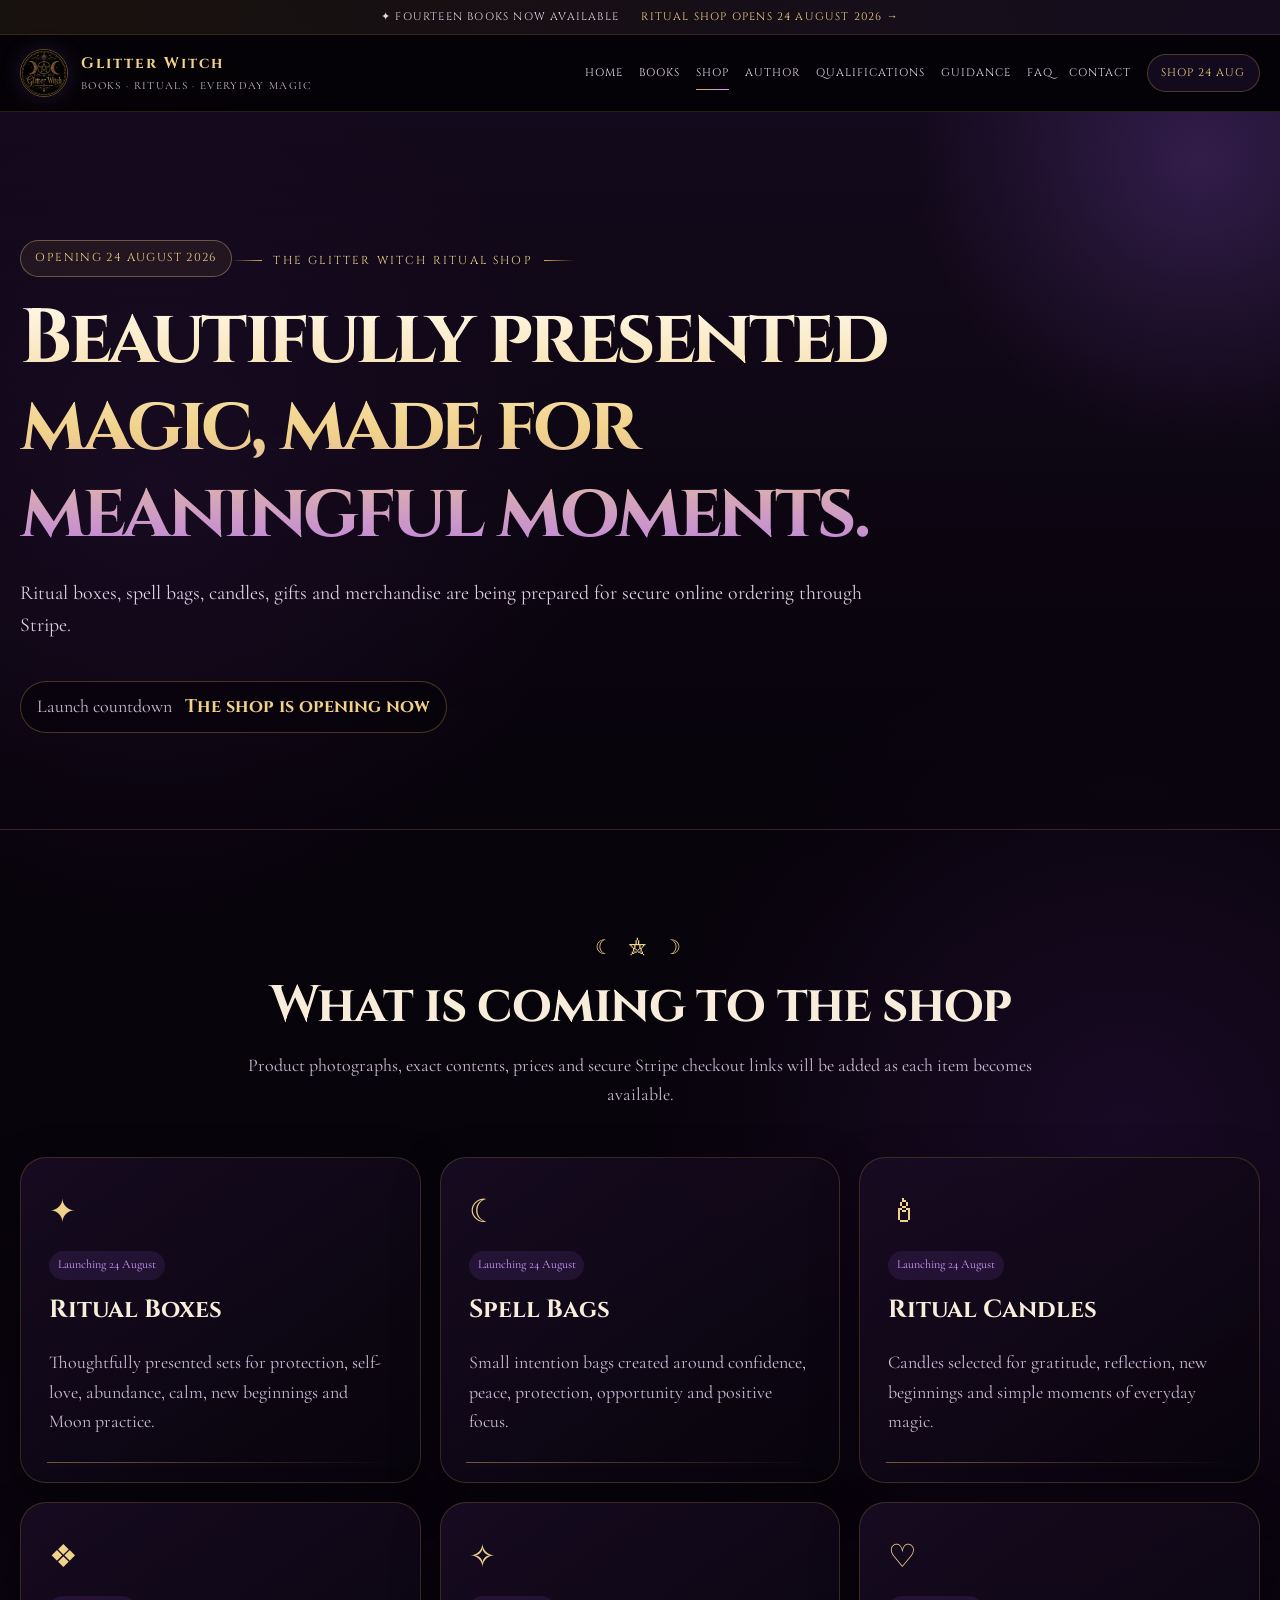
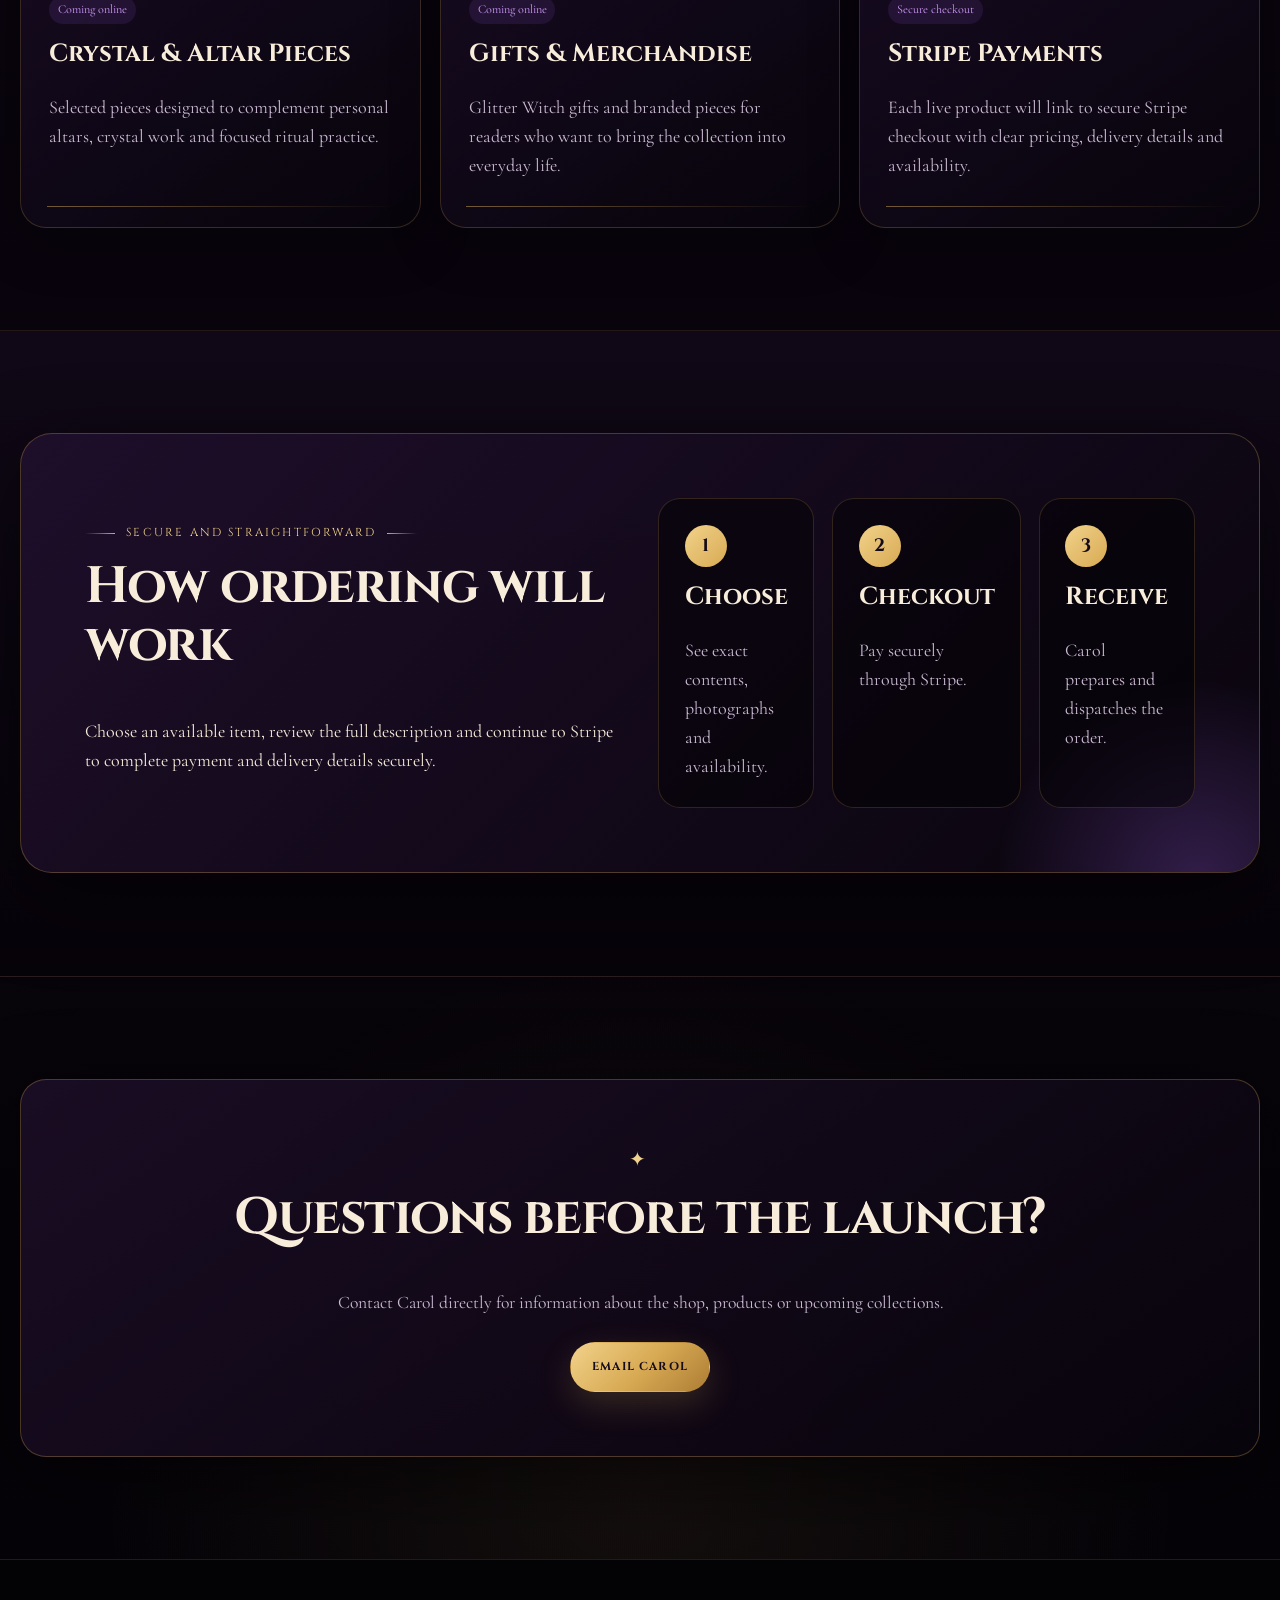
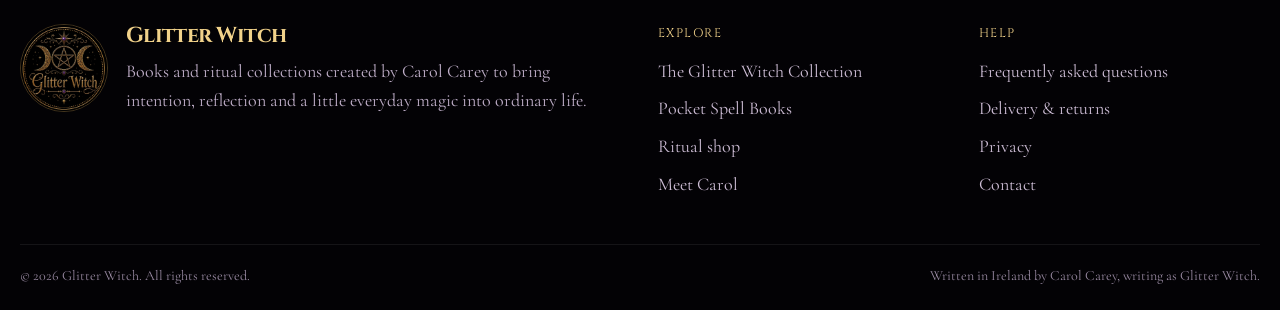
<file: shop.html>
<!doctype html>
<html lang="en-IE">
<head>
  <meta charset="utf-8">
  <meta name="viewport" content="width=device-width, initial-scale=1">
  <title>Ritual Shop | Glitter Witch</title>
  <meta name="description" content="The Glitter Witch ritual shop opens 24 August 2026 with ritual boxes, spell bags, candles, gifts, merchandise and secure Stripe checkout.">
  <meta name="theme-color" content="#09040d">
  <link rel="canonical" href="https://glitterwitch.ie/shop.html">
  <meta property="og:type" content="website">
  <meta property="og:title" content="Ritual Shop | Glitter Witch">
  <meta property="og:description" content="The Glitter Witch ritual shop opens 24 August 2026 with ritual boxes, spell bags, candles, gifts, merchandise and secure Stripe checkout.">
  <meta property="og:url" content="https://glitterwitch.ie/shop.html">
  <meta property="og:site_name" content="Glitter Witch">
  <meta property="og:image" content="https://glitterwitch.ie/assets/images/glitter-witch-social.jpg">
  <meta name="twitter:card" content="summary_large_image">
  <link rel="icon" type="image/png" sizes="32x32" href="favicon-32.png">
  <link rel="icon" type="image/png" sizes="16x16" href="favicon-16.png">
  <link rel="apple-touch-icon" href="apple-touch-icon.png">
  <link rel="stylesheet" href="styles.css">
</head>
<body class="shop-page">
<a class="skip-link" href="#main">Skip to content</a>

<div class="announcement"><div class="container"><span>✦ Fourteen books now available</span><a href="shop.html">Ritual shop opens 24 August 2026 →</a></div></div>
<header class="site-header">
  <div class="container nav-wrap">
    <a class="brand" href="index.html" aria-label="Glitter Witch home">
      <img class="brand-logo" src="assets/images/glitter-witch-logo.jpg" alt="Glitter Witch emblem">
      <span class="brand-copy"><strong>Glitter Witch</strong><span>Books · Rituals · Everyday Magic</span></span>
    </a>
    <button class="menu-toggle" type="button" aria-expanded="false" aria-controls="site-navigation" aria-label="Open menu">☰</button>
    <nav class="site-nav" id="site-navigation" aria-label="Main navigation">
      <a href="index.html">Home</a><a href="books.html">Books</a><a href="shop.html" aria-current="page">Shop</a><a href="about.html">Author</a><a href="qualifications.html">Qualifications</a><a href="guidance.html">Guidance</a><a href="faq.html">FAQ</a><a href="contact.html">Contact</a>
      <a class="nav-shop" href="shop.html">Shop 24 Aug</a>
    </nav>
  </div>
</header>

<main id="main">
<section class="page-hero shop-hero"><div class="container"><div class="launch-pill">Opening 24 August 2026</div><div class="eyebrow">The Glitter Witch ritual shop</div><h1>Beautifully presented magic, made for meaningful moments.</h1><p>Ritual boxes, spell bags, candles, gifts and merchandise are being prepared for secure online ordering through Stripe.</p><div class="countdown-inline"><span>Launch countdown</span><strong data-countdown>24 August 2026</strong></div></div></section>
<section class="section"><div class="container"><div class="section-heading reveal"><span class="section-symbol">☾ ⛤ ☽</span><h2>What is coming to the shop</h2><p>Product photographs, exact contents, prices and secure Stripe checkout links will be added as each item becomes available.</p></div><div class="product-grid">
<article class="product-card reveal"><div class="product-icon">✦</div><span class="status">Launching 24 August</span><h3>Ritual Boxes</h3><p>Thoughtfully presented sets for protection, self-love, abundance, calm, new beginnings and Moon practice.</p></article>
<article class="product-card reveal"><div class="product-icon">☾</div><span class="status">Launching 24 August</span><h3>Spell Bags</h3><p>Small intention bags created around confidence, peace, protection, opportunity and positive focus.</p></article>
<article class="product-card reveal"><div class="product-icon">🕯</div><span class="status">Launching 24 August</span><h3>Ritual Candles</h3><p>Candles selected for gratitude, reflection, new beginnings and simple moments of everyday magic.</p></article>
<article class="product-card reveal"><div class="product-icon">❖</div><span class="status">Coming online</span><h3>Crystal & Altar Pieces</h3><p>Selected pieces designed to complement personal altars, crystal work and focused ritual practice.</p></article>
<article class="product-card reveal"><div class="product-icon">✧</div><span class="status">Coming online</span><h3>Gifts & Merchandise</h3><p>Glitter Witch gifts and branded pieces for readers who want to bring the collection into everyday life.</p></article>
<article class="product-card reveal"><div class="product-icon">♡</div><span class="status">Secure checkout</span><h3>Stripe Payments</h3><p>Each live product will link to secure Stripe checkout with clear pricing, delivery details and availability.</p></article>
</div></div></section>
<section class="section section-dark"><div class="container launch-panel reveal"><div><div class="eyebrow">Secure and straightforward</div><h2>How ordering will work</h2><p>Choose an available item, review the full description and continue to Stripe to complete payment and delivery details securely.</p></div><div class="steps compact-steps"><article class="step"><strong>1</strong><h3>Choose</h3><p>See exact contents, photographs and availability.</p></article><article class="step"><strong>2</strong><h3>Checkout</h3><p>Pay securely through Stripe.</p></article><article class="step"><strong>3</strong><h3>Receive</h3><p>Carol prepares and dispatches the order.</p></article></div></div></section>
<section class="section"><div class="container cta-panel reveal"><span class="section-symbol">✦</span><h2>Questions before the launch?</h2><p>Contact Carol directly for information about the shop, products or upcoming collections.</p><a class="btn btn-primary" href="mailto:carolcarey78@yahoo.com">Email Carol</a></div></section>
</main>
<footer class="site-footer">
  <div class="container footer-grid">
    <div class="footer-brand">
      <img class="footer-logo" src="assets/images/glitter-witch-logo.jpg" alt="Glitter Witch logo" loading="lazy">
      <div><h2>Glitter Witch</h2><p>Books and ritual collections created by Carol Carey to bring intention, reflection and a little everyday magic into ordinary life.</p></div>
    </div>
    <div><div class="footer-title">Explore</div><div class="footer-links">
      <a href="books.html#main-collection">The Glitter Witch Collection</a>
      <a href="books.html#pocket-collection">Pocket Spell Books</a>
      <a href="shop.html">Ritual shop</a>
      <a href="about.html">Meet Carol</a>
    </div></div>
    <div><div class="footer-title">Help</div><div class="footer-links">
      <a href="faq.html">Frequently asked questions</a>
      <a href="policies.html#delivery">Delivery & returns</a>
      <a href="policies.html#privacy">Privacy</a>
      <a href="contact.html">Contact</a>
    </div></div>
  </div>
  <div class="container footer-bottom"><span>© <span data-year></span> Glitter Witch. All rights reserved.</span><span>Written in Ireland by Carol Carey, writing as Glitter Witch.</span></div>
</footer>
<script src="script.js"></script>
</body></html>
</file>
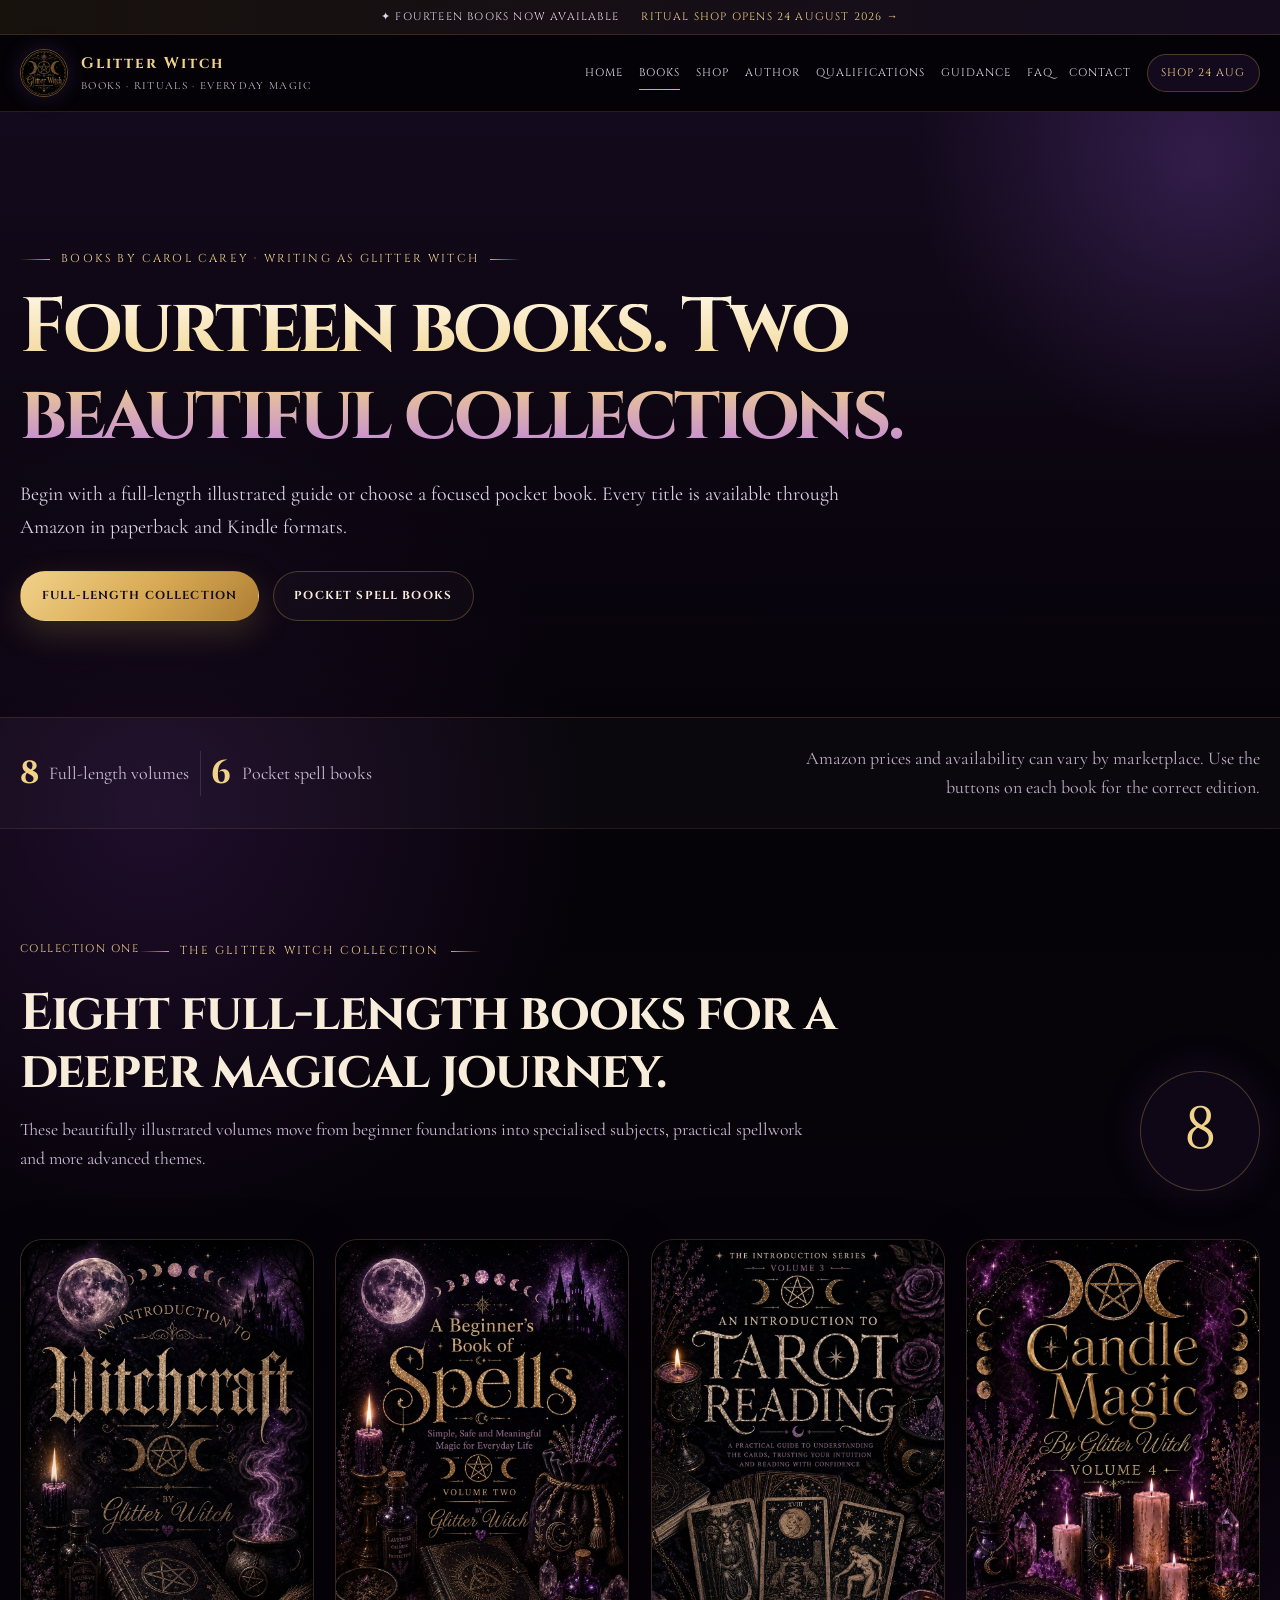
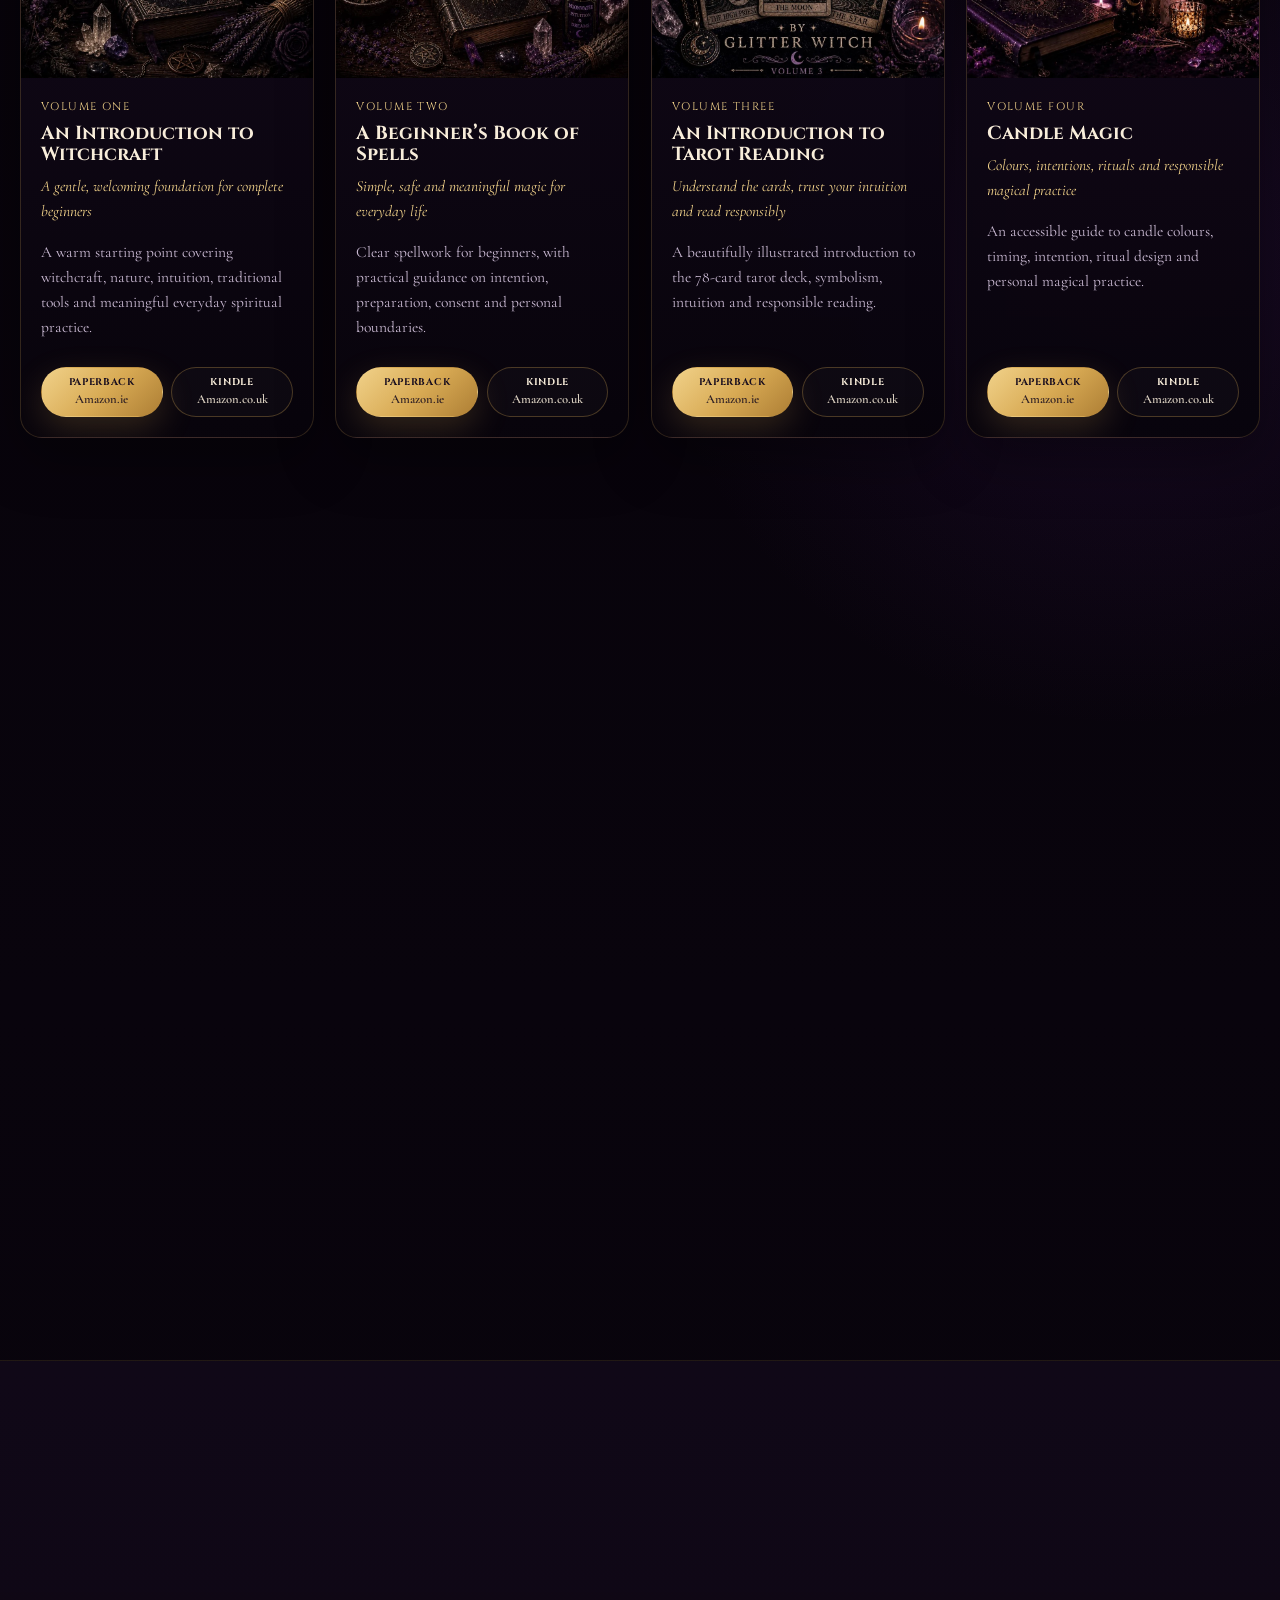
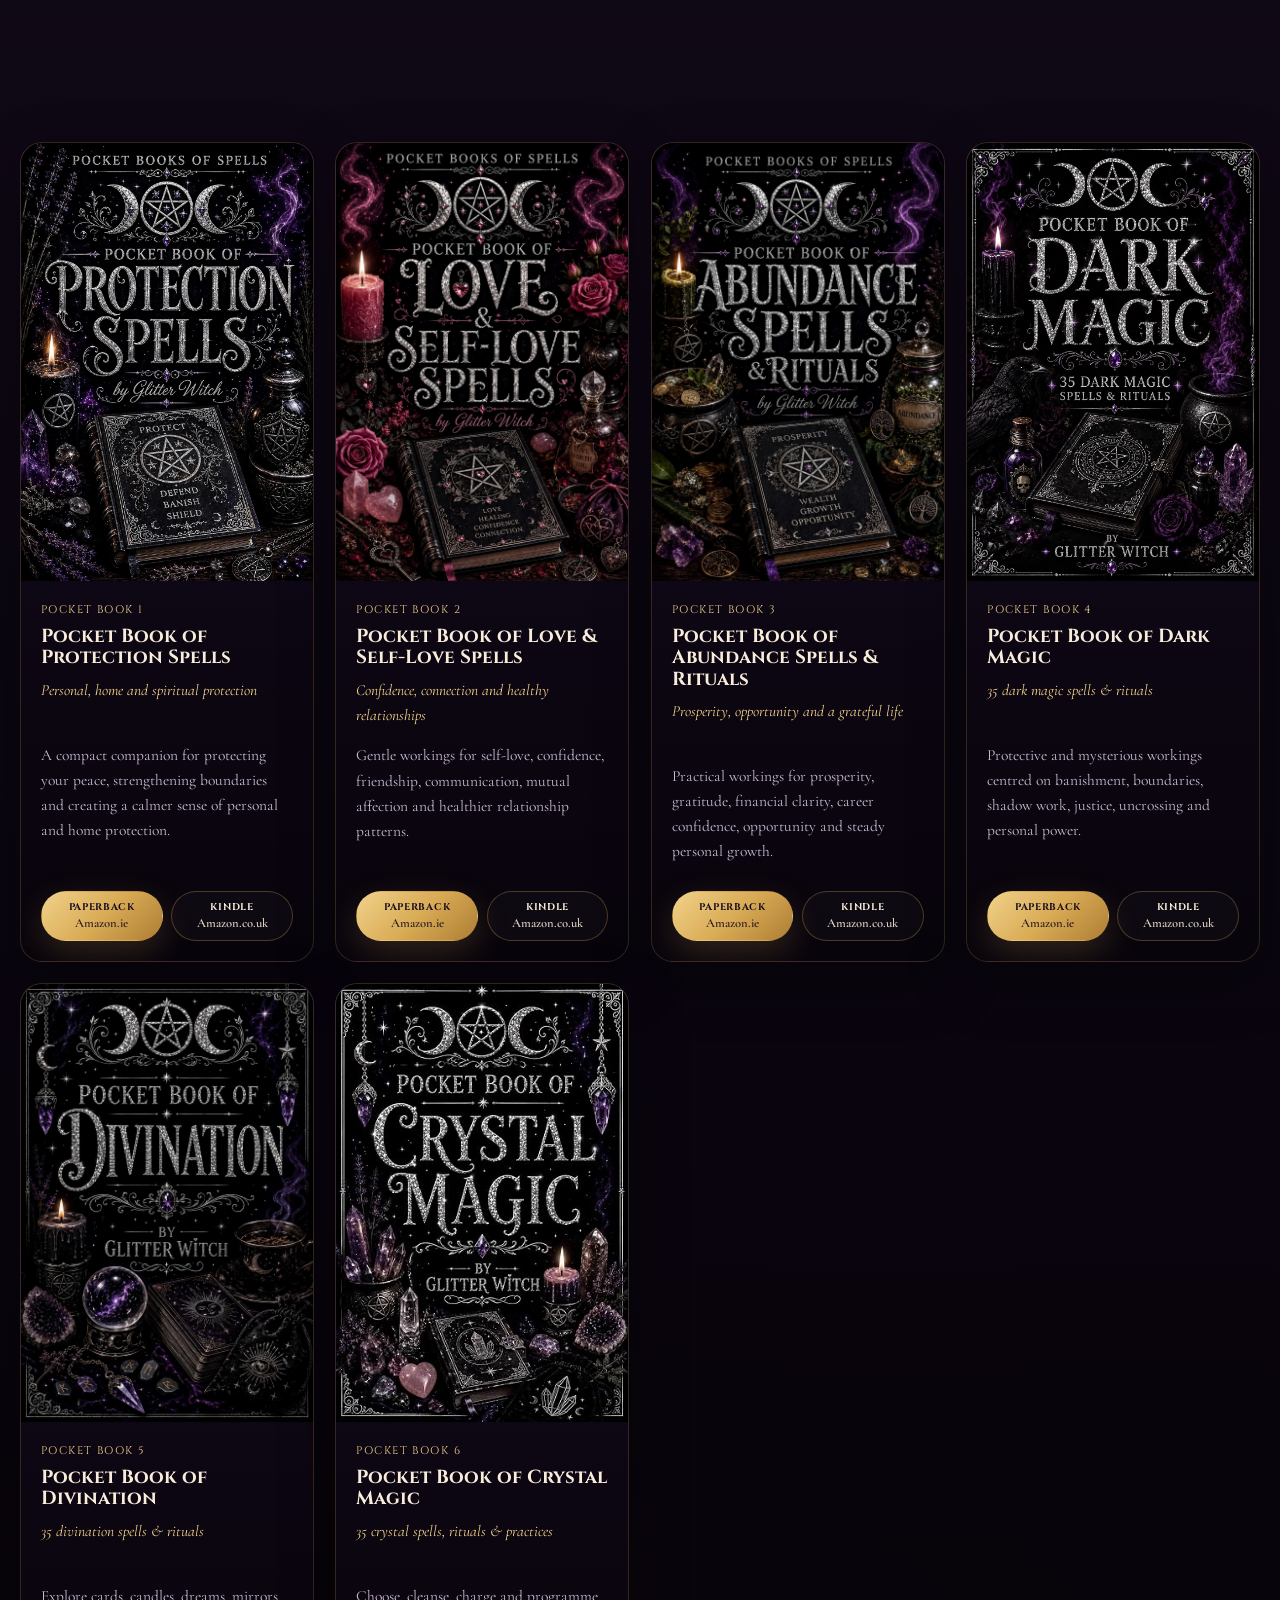
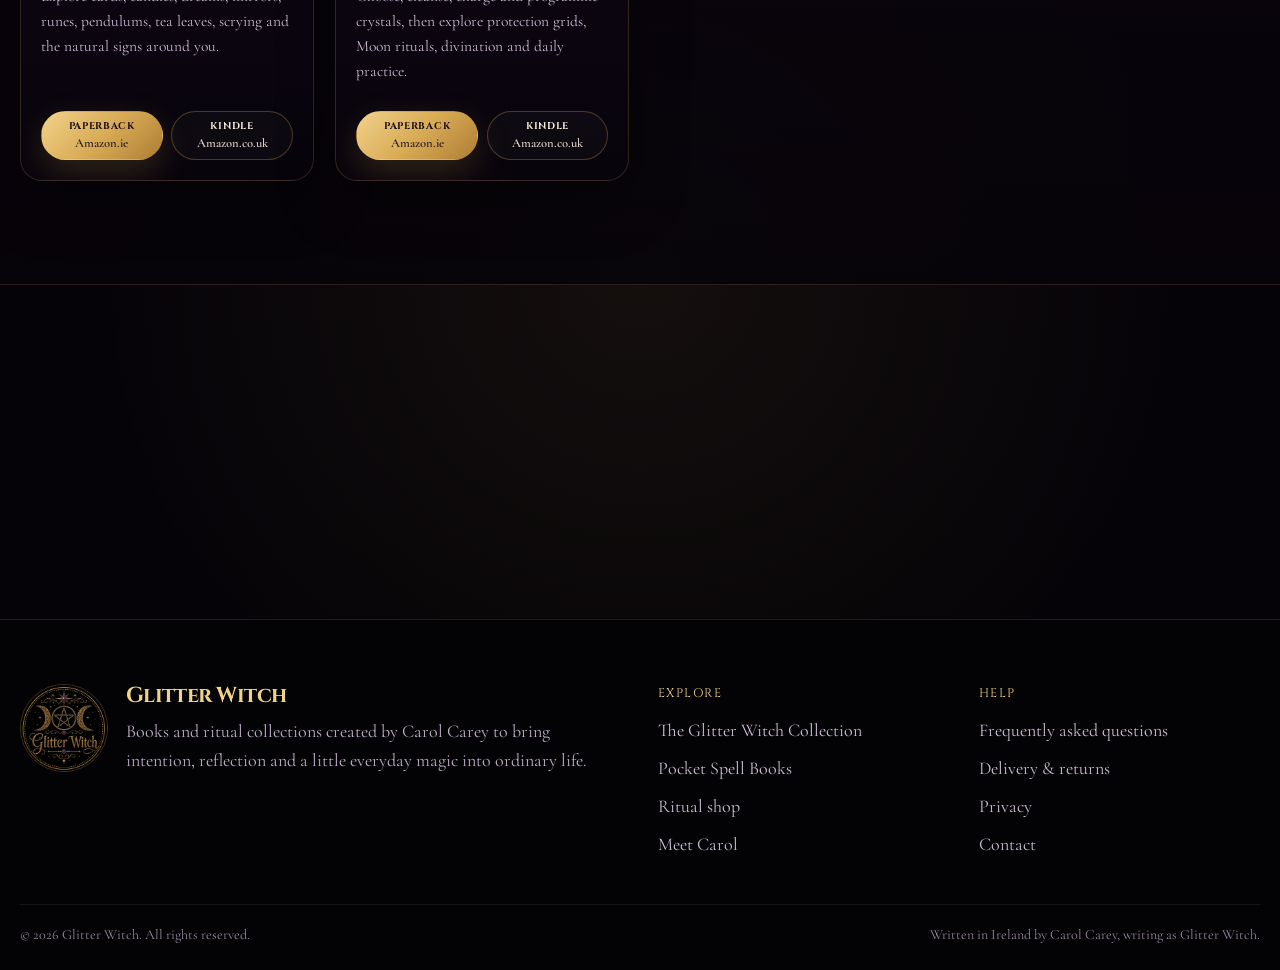
<file: Glitter-Witch-Website-Upgrade-2026/books.html>
<!doctype html>
<html lang="en-IE">
<head>
  <meta charset="utf-8">
  <meta name="viewport" content="width=device-width, initial-scale=1">
  <title>Books by Carol Carey | Glitter Witch Collections</title>
  <meta name="description" content="Explore all fourteen Glitter Witch books: eight full-length volumes and six pocket spell books, with direct paperback and Kindle links.">
  <meta name="theme-color" content="#09040d">
  <link rel="canonical" href="https://glitterwitch.ie/books.html">
  <meta property="og:type" content="website">
  <meta property="og:title" content="Books by Carol Carey | Glitter Witch Collections">
  <meta property="og:description" content="Explore all fourteen Glitter Witch books: eight full-length volumes and six pocket spell books, with direct paperback and Kindle links.">
  <meta property="og:url" content="https://glitterwitch.ie/books.html">
  <meta property="og:site_name" content="Glitter Witch">
  <meta property="og:image" content="https://glitterwitch.ie/assets/images/glitter-witch-social.jpg">
  <meta name="twitter:card" content="summary_large_image">
  <link rel="icon" type="image/png" sizes="32x32" href="favicon-32.png">
  <link rel="icon" type="image/png" sizes="16x16" href="favicon-16.png">
  <link rel="apple-touch-icon" href="apple-touch-icon.png">
  <link rel="stylesheet" href="styles.css">
</head>
<body class="books-page">
<a class="skip-link" href="#main">Skip to content</a>

<div class="announcement"><div class="container"><span>✦ Fourteen books now available</span><a href="shop.html">Ritual shop opens 24 August 2026 →</a></div></div>
<header class="site-header">
  <div class="container nav-wrap">
    <a class="brand" href="index.html" aria-label="Glitter Witch home">
      <img class="brand-logo" src="assets/images/glitter-witch-logo.jpg" alt="Glitter Witch emblem">
      <span class="brand-copy"><strong>Glitter Witch</strong><span>Books · Rituals · Everyday Magic</span></span>
    </a>
    <button class="menu-toggle" type="button" aria-expanded="false" aria-controls="site-navigation" aria-label="Open menu">☰</button>
    <nav class="site-nav" id="site-navigation" aria-label="Main navigation">
      <a href="index.html">Home</a><a href="books.html" aria-current="page">Books</a><a href="shop.html">Shop</a><a href="about.html">Author</a><a href="qualifications.html">Qualifications</a><a href="guidance.html">Guidance</a><a href="faq.html">FAQ</a><a href="contact.html">Contact</a>
      <a class="nav-shop" href="shop.html">Shop 24 Aug</a>
    </nav>
  </div>
</header>

<main id="main">
<section class="page-hero books-hero"><div class="container"><div class="eyebrow">Books by Carol Carey · Writing as Glitter Witch</div><h1>Fourteen books. Two beautiful collections.</h1><p>Begin with a full-length illustrated guide or choose a focused pocket book. Every title is available through Amazon in paperback and Kindle formats.</p><div class="button-row"><a class="btn btn-primary" href="#main-collection">Full-length collection</a><a class="btn btn-secondary" href="#pocket-collection">Pocket spell books</a></div></div></section>
<section class="books-summary"><div class="container"><div><strong>8</strong><span>Full-length volumes</span></div><div class="divider"></div><div><strong>6</strong><span>Pocket spell books</span></div><p>Amazon prices and availability can vary by marketplace. Use the buttons on each book for the correct edition.</p></div></section>
<section class="section collection-section" id="main-collection"><div class="container"><div class="collection-heading reveal"><div><span class="collection-number">Collection One</span><div class="eyebrow">The Glitter Witch Collection</div><h2>Eight full-length books for a deeper magical journey.</h2><p>These beautifully illustrated volumes move from beginner foundations into specialised subjects, practical spellwork and more advanced themes.</p></div><div class="collection-mark">8</div></div><div class="book-grid catalogue-grid"><article class="book-card reveal" itemscope itemtype="https://schema.org/Book">
      <a class="cover-link" href="https://www.amazon.ie/dp/B0H9VGLCZ7" target="_blank" rel="noopener noreferrer" aria-label="View An Introduction to Witchcraft on Amazon Ireland">
        <img src="assets/covers/volume-1-introduction-to-witchcraft.webp" alt="An Introduction to Witchcraft cover" loading="lazy" itemprop="image">
        <span class="cover-shine" aria-hidden="true"></span>
      </a>
      <div class="book-card-copy">
        <span class="volume-label">Volume One</span>
        <h3 itemprop="name">An Introduction to Witchcraft</h3>
        <p class="book-subtitle">A gentle, welcoming foundation for complete beginners</p>
        <p>A warm starting point covering witchcraft, nature, intuition, traditional tools and meaningful everyday spiritual practice.</p>
        <div class="book-actions">
      <a class="btn btn-primary btn-compact" href="https://www.amazon.ie/dp/B0H9VGLCZ7" target="_blank" rel="noopener noreferrer" aria-label="Buy An Introduction to Witchcraft paperback on Amazon Ireland">Paperback <span>Amazon.ie</span></a>
      <a class="btn btn-secondary btn-compact" href="https://www.amazon.co.uk/dp/B0H9X1FPZ1" target="_blank" rel="noopener noreferrer" aria-label="Buy An Introduction to Witchcraft Kindle edition on Amazon UK">Kindle <span>Amazon.co.uk</span></a>
    </div>
      </div>
    </article><article class="book-card reveal" itemscope itemtype="https://schema.org/Book">
      <a class="cover-link" href="https://www.amazon.ie/dp/B0H9ZRLHFR" target="_blank" rel="noopener noreferrer" aria-label="View A Beginner’s Book of Spells on Amazon Ireland">
        <img src="assets/covers/volume-2-beginners-book-of-spells.webp" alt="A Beginner’s Book of Spells cover" loading="lazy" itemprop="image">
        <span class="cover-shine" aria-hidden="true"></span>
      </a>
      <div class="book-card-copy">
        <span class="volume-label">Volume Two</span>
        <h3 itemprop="name">A Beginner’s Book of Spells</h3>
        <p class="book-subtitle">Simple, safe and meaningful magic for everyday life</p>
        <p>Clear spellwork for beginners, with practical guidance on intention, preparation, consent and personal boundaries.</p>
        <div class="book-actions">
      <a class="btn btn-primary btn-compact" href="https://www.amazon.ie/dp/B0H9ZRLHFR" target="_blank" rel="noopener noreferrer" aria-label="Buy A Beginner’s Book of Spells paperback on Amazon Ireland">Paperback <span>Amazon.ie</span></a>
      <a class="btn btn-secondary btn-compact" href="https://www.amazon.co.uk/dp/B0HB16DNGX" target="_blank" rel="noopener noreferrer" aria-label="Buy A Beginner’s Book of Spells Kindle edition on Amazon UK">Kindle <span>Amazon.co.uk</span></a>
    </div>
      </div>
    </article><article class="book-card reveal" itemscope itemtype="https://schema.org/Book">
      <a class="cover-link" href="https://www.amazon.ie/dp/B0HB5MKV8R" target="_blank" rel="noopener noreferrer" aria-label="View An Introduction to Tarot Reading on Amazon Ireland">
        <img src="assets/covers/volume-3-tarot-reading.webp" alt="An Introduction to Tarot Reading cover" loading="lazy" itemprop="image">
        <span class="cover-shine" aria-hidden="true"></span>
      </a>
      <div class="book-card-copy">
        <span class="volume-label">Volume Three</span>
        <h3 itemprop="name">An Introduction to Tarot Reading</h3>
        <p class="book-subtitle">Understand the cards, trust your intuition and read responsibly</p>
        <p>A beautifully illustrated introduction to the 78-card tarot deck, symbolism, intuition and responsible reading.</p>
        <div class="book-actions">
      <a class="btn btn-primary btn-compact" href="https://www.amazon.ie/dp/B0HB5MKV8R" target="_blank" rel="noopener noreferrer" aria-label="Buy An Introduction to Tarot Reading paperback on Amazon Ireland">Paperback <span>Amazon.ie</span></a>
      <a class="btn btn-secondary btn-compact" href="https://www.amazon.co.uk/dp/B0HB581MN5" target="_blank" rel="noopener noreferrer" aria-label="Buy An Introduction to Tarot Reading Kindle edition on Amazon UK">Kindle <span>Amazon.co.uk</span></a>
    </div>
      </div>
    </article><article class="book-card reveal" itemscope itemtype="https://schema.org/Book">
      <a class="cover-link" href="https://www.amazon.ie/dp/B0HB77454V" target="_blank" rel="noopener noreferrer" aria-label="View Candle Magic on Amazon Ireland">
        <img src="assets/covers/volume-4-candle-magic.webp" alt="Candle Magic cover" loading="lazy" itemprop="image">
        <span class="cover-shine" aria-hidden="true"></span>
      </a>
      <div class="book-card-copy">
        <span class="volume-label">Volume Four</span>
        <h3 itemprop="name">Candle Magic</h3>
        <p class="book-subtitle">Colours, intentions, rituals and responsible magical practice</p>
        <p>An accessible guide to candle colours, timing, intention, ritual design and personal magical practice.</p>
        <div class="book-actions">
      <a class="btn btn-primary btn-compact" href="https://www.amazon.ie/dp/B0HB77454V" target="_blank" rel="noopener noreferrer" aria-label="Buy Candle Magic paperback on Amazon Ireland">Paperback <span>Amazon.ie</span></a>
      <a class="btn btn-secondary btn-compact" href="https://www.amazon.co.uk/dp/B0HB97Z29D" target="_blank" rel="noopener noreferrer" aria-label="Buy Candle Magic Kindle edition on Amazon UK">Kindle <span>Amazon.co.uk</span></a>
    </div>
      </div>
    </article><article class="book-card reveal" itemscope itemtype="https://schema.org/Book">
      <a class="cover-link" href="https://www.amazon.ie/dp/B0HBDRP8Q3" target="_blank" rel="noopener noreferrer" aria-label="View Glitter Witch’s Book of Positive Spells on Amazon Ireland">
        <img src="assets/covers/volume-5-positive-spells.webp" alt="Glitter Witch’s Book of Positive Spells cover" loading="lazy" itemprop="image">
        <span class="cover-shine" aria-hidden="true"></span>
      </a>
      <div class="book-card-copy">
        <span class="volume-label">Volume Five</span>
        <h3 itemprop="name">Glitter Witch’s Book of Positive Spells</h3>
        <p class="book-subtitle">Protection, love, confidence, prosperity, healing and everyday life</p>
        <p>A generous collection of practical positive spells designed for comfort, confidence, clarity and everyday encouragement.</p>
        <div class="book-actions">
      <a class="btn btn-primary btn-compact" href="https://www.amazon.ie/dp/B0HBDRP8Q3" target="_blank" rel="noopener noreferrer" aria-label="Buy Glitter Witch’s Book of Positive Spells paperback on Amazon Ireland">Paperback <span>Amazon.ie</span></a>
      <a class="btn btn-secondary btn-compact" href="https://www.amazon.co.uk/dp/B0HBFWY4PF" target="_blank" rel="noopener noreferrer" aria-label="Buy Glitter Witch’s Book of Positive Spells Kindle edition on Amazon UK">Kindle <span>Amazon.co.uk</span></a>
    </div>
      </div>
    </article><article class="book-card reveal" itemscope itemtype="https://schema.org/Book">
      <a class="cover-link" href="https://www.amazon.ie/dp/B0HBN1M2VG" target="_blank" rel="noopener noreferrer" aria-label="View Simple Daily Magic Rituals on Amazon Ireland">
        <img src="assets/covers/volume-6-daily-magic.webp" alt="Simple Daily Magic Rituals cover" loading="lazy" itemprop="image">
        <span class="cover-shine" aria-hidden="true"></span>
      </a>
      <div class="book-card-copy">
        <span class="volume-label">Volume Six</span>
        <h3 itemprop="name">Simple Daily Magic Rituals</h3>
        <p class="book-subtitle">Easy morning, home, nature and evening practices</p>
        <p>Simple rituals for bringing balance, positivity, calm and purpose into ordinary days without making practice complicated.</p>
        <div class="book-actions">
      <a class="btn btn-primary btn-compact" href="https://www.amazon.ie/dp/B0HBN1M2VG" target="_blank" rel="noopener noreferrer" aria-label="Buy Simple Daily Magic Rituals paperback on Amazon Ireland">Paperback <span>Amazon.ie</span></a>
      <a class="btn btn-secondary btn-compact" href="https://www.amazon.co.uk/dp/B0HBMK64MV" target="_blank" rel="noopener noreferrer" aria-label="Buy Simple Daily Magic Rituals Kindle edition on Amazon UK">Kindle <span>Amazon.co.uk</span></a>
    </div>
      </div>
    </article><article class="book-card reveal" itemscope itemtype="https://schema.org/Book">
      <a class="cover-link" href="https://www.amazon.ie/dp/B0HC3894LC" target="_blank" rel="noopener noreferrer" aria-label="View Glitter Witch’s Book of Herbal Magic on Amazon Ireland">
        <img src="assets/covers/volume-7-herbal-magic.webp" alt="Glitter Witch’s Book of Herbal Magic cover" loading="lazy" itemprop="image">
        <span class="cover-shine" aria-hidden="true"></span>
      </a>
      <div class="book-card-copy">
        <span class="volume-label">Volume Seven</span>
        <h3 itemprop="name">Glitter Witch’s Book of Herbal Magic</h3>
        <p class="book-subtitle">Dry ritual blends, magical herbs and nature-based practices</p>
        <p>Traditional herbal correspondences, dry ritual blends and nature-based practices for a thoughtful everyday collection.</p>
        <div class="book-actions">
      <a class="btn btn-primary btn-compact" href="https://www.amazon.ie/dp/B0HC3894LC" target="_blank" rel="noopener noreferrer" aria-label="Buy Glitter Witch’s Book of Herbal Magic paperback on Amazon Ireland">Paperback <span>Amazon.ie</span></a>
      <a class="btn btn-secondary btn-compact" href="https://www.amazon.co.uk/dp/B0H4WTVRVM" target="_blank" rel="noopener noreferrer" aria-label="Buy Glitter Witch’s Book of Herbal Magic Kindle edition on Amazon UK">Kindle <span>Amazon.co.uk</span></a>
    </div>
      </div>
    </article><article class="book-card reveal" itemscope itemtype="https://schema.org/Book">
      <a class="cover-link" href="https://www.amazon.ie/dp/B0HC7MRP8V" target="_blank" rel="noopener noreferrer" aria-label="View Darker Spells on Amazon Ireland">
        <img src="assets/covers/volume-8-darker-spells.webp" alt="Darker Spells cover" loading="lazy" itemprop="image">
        <span class="cover-shine" aria-hidden="true"></span>
      </a>
      <div class="book-card-copy">
        <span class="volume-label">Volume Eight</span>
        <h3 itemprop="name">Darker Spells</h3>
        <p class="book-subtitle">Protection, shadow work, spiritual boundaries and darker magic</p>
        <p>A substantial exploration of protection, shadow work, spiritual boundaries and the responsible use of darker magic.</p>
        <div class="book-actions">
      <a class="btn btn-primary btn-compact" href="https://www.amazon.ie/dp/B0HC7MRP8V" target="_blank" rel="noopener noreferrer" aria-label="Buy Darker Spells paperback on Amazon Ireland">Paperback <span>Amazon.ie</span></a>
      <a class="btn btn-secondary btn-compact" href="https://www.amazon.co.uk/dp/B0HC6VDNJP" target="_blank" rel="noopener noreferrer" aria-label="Buy Darker Spells Kindle edition on Amazon UK">Kindle <span>Amazon.co.uk</span></a>
    </div>
      </div>
    </article></div></div></section>
<section class="section section-dark collection-section" id="pocket-collection"><div class="container"><div class="collection-heading reveal"><div><span class="collection-number">Collection Two</span><div class="eyebrow">The Glitter Witch Pocket Spell Book Collection</div><h2>Six compact books for focused spells and rituals.</h2><p>Designed to be practical and easy to keep close at hand, each pocket book concentrates on one clear magical theme.</p></div><div class="collection-mark">6</div></div><div class="book-grid catalogue-grid pocket-catalogue"><article class="book-card reveal" itemscope itemtype="https://schema.org/Book">
      <a class="cover-link" href="https://www.amazon.ie/dp/B0HC8JC3Q6" target="_blank" rel="noopener noreferrer" aria-label="View Pocket Book of Protection Spells on Amazon Ireland">
        <img src="assets/covers/pocket-1-protection.webp" alt="Pocket Book of Protection Spells cover" loading="lazy" itemprop="image">
        <span class="cover-shine" aria-hidden="true"></span>
      </a>
      <div class="book-card-copy">
        <span class="volume-label">Pocket Book 1</span>
        <h3 itemprop="name">Pocket Book of Protection Spells</h3>
        <p class="book-subtitle">Personal, home and spiritual protection</p>
        <p>A compact companion for protecting your peace, strengthening boundaries and creating a calmer sense of personal and home protection.</p>
        <div class="book-actions">
      <a class="btn btn-primary btn-compact" href="https://www.amazon.ie/dp/B0HC8JC3Q6" target="_blank" rel="noopener noreferrer" aria-label="Buy Pocket Book of Protection Spells paperback on Amazon Ireland">Paperback <span>Amazon.ie</span></a>
      <a class="btn btn-secondary btn-compact" href="https://www.amazon.co.uk/dp/B0HC52PZBB" target="_blank" rel="noopener noreferrer" aria-label="Buy Pocket Book of Protection Spells Kindle edition on Amazon UK">Kindle <span>Amazon.co.uk</span></a>
    </div>
      </div>
    </article><article class="book-card reveal" itemscope itemtype="https://schema.org/Book">
      <a class="cover-link" href="https://www.amazon.ie/dp/B0HCBF86SV" target="_blank" rel="noopener noreferrer" aria-label="View Pocket Book of Love &amp; Self-Love Spells on Amazon Ireland">
        <img src="assets/covers/pocket-2-love-self-love.webp" alt="Pocket Book of Love &amp; Self-Love Spells cover" loading="lazy" itemprop="image">
        <span class="cover-shine" aria-hidden="true"></span>
      </a>
      <div class="book-card-copy">
        <span class="volume-label">Pocket Book 2</span>
        <h3 itemprop="name">Pocket Book of Love &amp; Self-Love Spells</h3>
        <p class="book-subtitle">Confidence, connection and healthy relationships</p>
        <p>Gentle workings for self-love, confidence, friendship, communication, mutual affection and healthier relationship patterns.</p>
        <div class="book-actions">
      <a class="btn btn-primary btn-compact" href="https://www.amazon.ie/dp/B0HCBF86SV" target="_blank" rel="noopener noreferrer" aria-label="Buy Pocket Book of Love &amp; Self-Love Spells paperback on Amazon Ireland">Paperback <span>Amazon.ie</span></a>
      <a class="btn btn-secondary btn-compact" href="https://www.amazon.co.uk/dp/B0HCB1411B" target="_blank" rel="noopener noreferrer" aria-label="Buy Pocket Book of Love &amp; Self-Love Spells Kindle edition on Amazon UK">Kindle <span>Amazon.co.uk</span></a>
    </div>
      </div>
    </article><article class="book-card reveal" itemscope itemtype="https://schema.org/Book">
      <a class="cover-link" href="https://www.amazon.ie/dp/B0HCB92QKX" target="_blank" rel="noopener noreferrer" aria-label="View Pocket Book of Abundance Spells &amp; Rituals on Amazon Ireland">
        <img src="assets/covers/pocket-3-abundance.webp" alt="Pocket Book of Abundance Spells &amp; Rituals cover" loading="lazy" itemprop="image">
        <span class="cover-shine" aria-hidden="true"></span>
      </a>
      <div class="book-card-copy">
        <span class="volume-label">Pocket Book 3</span>
        <h3 itemprop="name">Pocket Book of Abundance Spells &amp; Rituals</h3>
        <p class="book-subtitle">Prosperity, opportunity and a grateful life</p>
        <p>Practical workings for prosperity, gratitude, financial clarity, career confidence, opportunity and steady personal growth.</p>
        <div class="book-actions">
      <a class="btn btn-primary btn-compact" href="https://www.amazon.ie/dp/B0HCB92QKX" target="_blank" rel="noopener noreferrer" aria-label="Buy Pocket Book of Abundance Spells &amp; Rituals paperback on Amazon Ireland">Paperback <span>Amazon.ie</span></a>
      <a class="btn btn-secondary btn-compact" href="https://www.amazon.co.uk/dp/B0HCBBFY9F" target="_blank" rel="noopener noreferrer" aria-label="Buy Pocket Book of Abundance Spells &amp; Rituals Kindle edition on Amazon UK">Kindle <span>Amazon.co.uk</span></a>
    </div>
      </div>
    </article><article class="book-card reveal" itemscope itemtype="https://schema.org/Book">
      <a class="cover-link" href="https://www.amazon.ie/dp/B0HCBQP1QX" target="_blank" rel="noopener noreferrer" aria-label="View Pocket Book of Dark Magic on Amazon Ireland">
        <img src="assets/covers/pocket-4-dark-magic.webp" alt="Pocket Book of Dark Magic cover" loading="lazy" itemprop="image">
        <span class="cover-shine" aria-hidden="true"></span>
      </a>
      <div class="book-card-copy">
        <span class="volume-label">Pocket Book 4</span>
        <h3 itemprop="name">Pocket Book of Dark Magic</h3>
        <p class="book-subtitle">35 dark magic spells &amp; rituals</p>
        <p>Protective and mysterious workings centred on banishment, boundaries, shadow work, justice, uncrossing and personal power.</p>
        <div class="book-actions">
      <a class="btn btn-primary btn-compact" href="https://www.amazon.ie/dp/B0HCBQP1QX" target="_blank" rel="noopener noreferrer" aria-label="Buy Pocket Book of Dark Magic paperback on Amazon Ireland">Paperback <span>Amazon.ie</span></a>
      <a class="btn btn-secondary btn-compact" href="https://www.amazon.co.uk/dp/B0HCBPLV21" target="_blank" rel="noopener noreferrer" aria-label="Buy Pocket Book of Dark Magic Kindle edition on Amazon UK">Kindle <span>Amazon.co.uk</span></a>
    </div>
      </div>
    </article><article class="book-card reveal" itemscope itemtype="https://schema.org/Book">
      <a class="cover-link" href="https://www.amazon.ie/dp/B0HCCBM1Y4" target="_blank" rel="noopener noreferrer" aria-label="View Pocket Book of Divination on Amazon Ireland">
        <img src="assets/covers/pocket-5-divination.webp" alt="Pocket Book of Divination cover" loading="lazy" itemprop="image">
        <span class="cover-shine" aria-hidden="true"></span>
      </a>
      <div class="book-card-copy">
        <span class="volume-label">Pocket Book 5</span>
        <h3 itemprop="name">Pocket Book of Divination</h3>
        <p class="book-subtitle">35 divination spells &amp; rituals</p>
        <p>Explore cards, candles, dreams, mirrors, runes, pendulums, tea leaves, scrying and the natural signs around you.</p>
        <div class="book-actions">
      <a class="btn btn-primary btn-compact" href="https://www.amazon.ie/dp/B0HCCBM1Y4" target="_blank" rel="noopener noreferrer" aria-label="Buy Pocket Book of Divination paperback on Amazon Ireland">Paperback <span>Amazon.ie</span></a>
      <a class="btn btn-secondary btn-compact" href="https://www.amazon.co.uk/dp/B0HCCCVK8Y" target="_blank" rel="noopener noreferrer" aria-label="Buy Pocket Book of Divination Kindle edition on Amazon UK">Kindle <span>Amazon.co.uk</span></a>
    </div>
      </div>
    </article><article class="book-card reveal" itemscope itemtype="https://schema.org/Book">
      <a class="cover-link" href="https://www.amazon.ie/dp/B0HCCVDSW7" target="_blank" rel="noopener noreferrer" aria-label="View Pocket Book of Crystal Magic on Amazon Ireland">
        <img src="assets/covers/pocket-6-crystal-magic.webp" alt="Pocket Book of Crystal Magic cover" loading="lazy" itemprop="image">
        <span class="cover-shine" aria-hidden="true"></span>
      </a>
      <div class="book-card-copy">
        <span class="volume-label">Pocket Book 6</span>
        <h3 itemprop="name">Pocket Book of Crystal Magic</h3>
        <p class="book-subtitle">35 crystal spells, rituals &amp; practices</p>
        <p>Choose, cleanse, charge and programme crystals, then explore protection grids, Moon rituals, divination and daily practice.</p>
        <div class="book-actions">
      <a class="btn btn-primary btn-compact" href="https://www.amazon.ie/dp/B0HCCVDSW7" target="_blank" rel="noopener noreferrer" aria-label="Buy Pocket Book of Crystal Magic paperback on Amazon Ireland">Paperback <span>Amazon.ie</span></a>
      <a class="btn btn-secondary btn-compact" href="https://www.amazon.co.uk/dp/B0HCC7DCQ6" target="_blank" rel="noopener noreferrer" aria-label="Buy Pocket Book of Crystal Magic Kindle edition on Amazon UK">Kindle <span>Amazon.co.uk</span></a>
    </div>
      </div>
    </article></div></div></section>
<section class="section"><div class="container format-note reveal"><span class="section-symbol">✦</span><div><h2>Choose your preferred format.</h2><p>The paperback buttons open Amazon Ireland. The Kindle buttons open Amazon UK. Amazon handles payment, printing, delivery and digital access.</p></div></div></section>
</main>
<footer class="site-footer">
  <div class="container footer-grid">
    <div class="footer-brand">
      <img class="footer-logo" src="assets/images/glitter-witch-logo.jpg" alt="Glitter Witch logo" loading="lazy">
      <div><h2>Glitter Witch</h2><p>Books and ritual collections created by Carol Carey to bring intention, reflection and a little everyday magic into ordinary life.</p></div>
    </div>
    <div><div class="footer-title">Explore</div><div class="footer-links">
      <a href="books.html#main-collection">The Glitter Witch Collection</a>
      <a href="books.html#pocket-collection">Pocket Spell Books</a>
      <a href="shop.html">Ritual shop</a>
      <a href="about.html">Meet Carol</a>
    </div></div>
    <div><div class="footer-title">Help</div><div class="footer-links">
      <a href="faq.html">Frequently asked questions</a>
      <a href="policies.html#delivery">Delivery & returns</a>
      <a href="policies.html#privacy">Privacy</a>
      <a href="contact.html">Contact</a>
    </div></div>
  </div>
  <div class="container footer-bottom"><span>© <span data-year></span> Glitter Witch. All rights reserved.</span><span>Written in Ireland by Carol Carey, writing as Glitter Witch.</span></div>
</footer>
<script src="script.js"></script>
</body></html>
</file>
<file: styles.css>
@import url('https://fonts.googleapis.com/css2?family=Cinzel:wght@500;600;700&family=Cormorant+Garamond:ital,wght@0,400;0,500;0,600;1,500;1,600&display=swap');

:root {
  --ink: #050307;
  --ink-2: #0a0510;
  --panel: rgba(19, 10, 27, .82);
  --panel-solid: #130a1b;
  --panel-light: rgba(255,255,255,.045);
  --purple: #9b5de5;
  --purple-light: #d39cff;
  --purple-deep: #54277d;
  --gold: #d8aa54;
  --gold-light: #f1d28a;
  --cream: #f8edda;
  --muted: #cbbbd4;
  --line: rgba(216, 170, 84, .30);
  --soft-line: rgba(255,255,255,.09);
  --shadow: 0 24px 80px rgba(0,0,0,.52);
  --radius: 26px;
  --max: 1240px;
}

* { box-sizing: border-box; }
html { scroll-behavior: smooth; background: var(--ink); }
body {
  margin: 0;
  min-height: 100vh;
  color: var(--cream);
  background:
    radial-gradient(circle at 12% 14%, rgba(113,48,154,.24), transparent 27rem),
    radial-gradient(circle at 88% 32%, rgba(92,35,139,.20), transparent 30rem),
    radial-gradient(circle at 50% 88%, rgba(216,170,84,.07), transparent 34rem),
    linear-gradient(180deg,#040206 0%,#09040d 45%,#050307 100%);
  font-family: "Cormorant Garamond", Georgia, serif;
  font-size: 18px;
  line-height: 1.62;
  overflow-x: hidden;
}
body::before {
  content: "";
  position: fixed;
  inset: 0;
  pointer-events: none;
  z-index: -1;
  opacity: .52;
  background-image:
    radial-gradient(circle,rgba(255,255,255,.86) 0 1px,transparent 1.4px),
    radial-gradient(circle,rgba(214,164,255,.70) 0 1px,transparent 1.5px),
    radial-gradient(circle,rgba(241,210,138,.70) 0 1px,transparent 1.5px);
  background-size: 47px 47px,73px 73px,113px 113px;
  background-position: 8px 11px,31px 14px,22px 41px;
}
img { max-width: 100%; display: block; }
a { color: inherit; }
button,input,textarea { font: inherit; }
::selection { background: var(--purple); color: white; }

.container { width: min(calc(100% - 2rem), var(--max)); margin-inline: auto; }
.skip-link { position:absolute; left:-9999px; top:0; z-index:9999; background:var(--gold-light); color:var(--ink); padding:.7rem 1rem; }
.skip-link:focus { left:1rem; top:1rem; }

.announcement { border-bottom:1px solid rgba(216,170,84,.16); background:linear-gradient(90deg,rgba(216,170,84,.09),rgba(155,93,229,.11)); }
.announcement .container { min-height:34px; display:flex; justify-content:center; align-items:center; gap:1.4rem; color:#e5d6eb; font-family:"Cinzel",serif; font-size:.68rem; letter-spacing:.11em; text-transform:uppercase; }
.announcement a { color:var(--gold-light); text-decoration:none; }
.announcement a:hover { text-decoration:underline; }

.site-header { position:sticky; top:0; z-index:100; border-bottom:1px solid rgba(216,170,84,.17); background:rgba(5,3,7,.80); backdrop-filter:blur(18px); }
.nav-wrap { min-height:76px; display:flex; align-items:center; justify-content:space-between; gap:1rem; }
.brand { display:inline-flex; align-items:center; gap:.82rem; text-decoration:none; min-width:max-content; }
.brand-logo { width:48px; height:48px; object-fit:cover; border-radius:50%; border:1px solid rgba(216,170,84,.45); box-shadow:0 0 22px rgba(155,93,229,.20); }
.brand-copy strong { display:block; font-family:"Cinzel",serif; letter-spacing:.13em; font-size:.95rem; color:var(--gold-light); }
.brand-copy span { display:block; margin-top:.02rem; color:var(--muted); font-size:.69rem; letter-spacing:.12em; text-transform:uppercase; }
.site-nav { display:flex; align-items:center; gap:1rem; }
.site-nav a { position:relative; color:#eadff0; text-decoration:none; font-family:"Cinzel",serif; font-size:.69rem; letter-spacing:.09em; text-transform:uppercase; white-space:nowrap; }
.site-nav a::after { content:""; position:absolute; left:0; right:100%; bottom:-.48rem; height:1px; background:linear-gradient(90deg,var(--gold),var(--purple-light)); transition:right .25s ease; }
.site-nav a:hover::after,.site-nav a[aria-current="page"]::after { right:0; }
.site-nav .nav-shop { padding:.58rem .85rem; border:1px solid var(--line); border-radius:999px; background:rgba(155,93,229,.10); color:var(--gold-light); }
.site-nav .nav-shop::after { display:none; }
.menu-toggle { display:none; width:46px; height:42px; border:1px solid var(--line); border-radius:12px; background:rgba(255,255,255,.03); color:var(--gold-light); cursor:pointer; }

h1,h2,h3 { font-family:"Cinzel",serif; line-height:1.13; margin-top:0; }
h1 { font-size:clamp(2.7rem,6vw,5.7rem); letter-spacing:-.045em; }
h2 { font-size:clamp(2rem,4vw,3.5rem); letter-spacing:-.025em; }
h3 { font-size:clamp(1.15rem,2vw,1.55rem); }
p { margin-top:0; }
.eyebrow { display:inline-flex; align-items:center; gap:.7rem; margin-bottom:1rem; color:var(--gold-light); font-family:"Cinzel",serif; font-size:.72rem; letter-spacing:.19em; text-transform:uppercase; }
.eyebrow::before,.eyebrow::after { content:""; width:30px; height:1px; background:linear-gradient(90deg,transparent,var(--gold)); }
.eyebrow::after { background:linear-gradient(90deg,var(--gold),transparent); }
.section-symbol { display:block; margin-bottom:.8rem; color:var(--gold-light); font-size:1.25rem; letter-spacing:.25em; }

.hero { position:relative; min-height:calc(100vh - 110px); display:grid; align-items:center; padding:5rem 0 5.5rem; isolation:isolate; }
.hero::after { content:""; position:absolute; z-index:-1; inset:8% -12% auto auto; width:44rem; height:44rem; border-radius:50%; background:radial-gradient(circle,rgba(155,93,229,.22),transparent 66%); filter:blur(8px); }
.hero-grid { display:grid; grid-template-columns:1.02fr .98fr; gap:clamp(2rem,6vw,6rem); align-items:center; }
.hero-copy h1 { max-width:830px; margin-bottom:1.25rem; font-weight:600; background:linear-gradient(180deg,#fff8ea 5%,var(--gold-light) 42%,#b978dd 92%); -webkit-background-clip:text; background-clip:text; color:transparent; text-shadow:0 0 50px rgba(155,93,229,.12); }
.hero-lead { max-width:720px; margin:0 0 2rem; color:#ded0e5; font-size:clamp(1.17rem,2vw,1.45rem); }
.button-row { display:flex; flex-wrap:wrap; gap:.85rem; }
.btn { display:inline-flex; align-items:center; justify-content:center; min-height:50px; padding:.8rem 1.3rem; border:1px solid transparent; border-radius:999px; text-decoration:none; font-family:"Cinzel",serif; font-size:.72rem; font-weight:700; letter-spacing:.10em; text-transform:uppercase; transition:transform .22s ease,box-shadow .22s ease,background .22s ease,border-color .22s ease; }
.btn:hover { transform:translateY(-2px); }
.btn-primary { color:#160b1d; background:linear-gradient(135deg,var(--gold-light),var(--gold) 52%,#ad7e34); box-shadow:0 12px 34px rgba(216,170,84,.20); }
.btn-primary:hover { box-shadow:0 15px 38px rgba(216,170,84,.28); }
.btn-secondary { border-color:var(--line); color:var(--cream); background:rgba(255,255,255,.025); }
.btn-secondary:hover { border-color:rgba(211,156,255,.55); background:rgba(155,93,229,.10); }
.btn-small { min-height:44px; padding:.68rem 1.05rem; }
.hero-notes { display:flex; flex-wrap:wrap; gap:.55rem; margin-top:2rem; }
.hero-notes span { padding:.44rem .75rem; border:1px solid rgba(255,255,255,.09); border-radius:999px; background:rgba(255,255,255,.025); color:#d7c8df; font-size:.86rem; }

.hero-library { position:relative; min-height:600px; display:flex; align-items:center; justify-content:center; perspective:1000px; }
.orbit { position:absolute; border:1px solid rgba(216,170,84,.18); border-radius:50%; }
.orbit-one { width:520px; height:520px; box-shadow:inset 0 0 80px rgba(155,93,229,.06); }
.orbit-two { width:410px; height:410px; border-color:rgba(211,156,255,.17); }
.hero-book { position:absolute; width:245px; aspect-ratio:2/3; object-fit:cover; border-radius:11px; border:1px solid rgba(241,210,138,.35); box-shadow:0 32px 75px rgba(0,0,0,.72); }
.hero-book-left { transform:translate(-145px,28px) rotate(-9deg); z-index:1; }
.hero-book-centre { width:270px; transform:translate(0,-16px); z-index:3; }
.hero-book-right { transform:translate(148px,40px) rotate(9deg); z-index:2; }
.hero-seal { position:absolute; right:4%; bottom:8%; z-index:5; width:132px; height:132px; display:grid; place-content:center; text-align:center; border-radius:50%; border:1px solid var(--line); background:rgba(8,4,12,.92); box-shadow:0 0 45px rgba(155,93,229,.25); }
.hero-seal strong { font-family:"Cinzel",serif; font-size:2.5rem; color:var(--gold-light); line-height:1; }
.hero-seal span { margin-top:.3rem; color:var(--muted); font-size:.75rem; text-transform:uppercase; letter-spacing:.1em; }

.stats-strip { border-block:1px solid rgba(216,170,84,.15); background:rgba(255,255,255,.02); }
.stats-grid { display:grid; grid-template-columns:repeat(3,1fr); }
.stats-grid div { display:flex; align-items:center; justify-content:center; gap:.8rem; min-height:92px; border-right:1px solid rgba(255,255,255,.07); }
.stats-grid div:last-child { border-right:0; }
.stats-grid strong { font-family:"Cinzel",serif; font-size:1.75rem; color:var(--gold-light); }
.stats-grid span { color:var(--muted); }

.section { padding:clamp(4.5rem,8vw,7rem) 0; }
.section-dark { position:relative; border-block:1px solid rgba(216,170,84,.13); background:linear-gradient(180deg,rgba(18,9,26,.78),rgba(6,3,9,.87)); }
.section-heading { max-width:830px; margin:0 auto 3rem; text-align:center; }
.section-heading h2 { margin-bottom:1rem; }
.section-heading p { margin-bottom:0; color:var(--muted); font-size:1.12rem; }

.collection-gates { display:grid; grid-template-columns:1fr 1fr; gap:1.35rem; }
.collection-gate { position:relative; overflow:hidden; min-height:420px; display:grid; grid-template-columns:42% 58%; align-items:center; gap:1.4rem; padding:2rem; border:1px solid var(--line); border-radius:var(--radius); background:linear-gradient(145deg,rgba(31,16,43,.92),rgba(9,4,13,.92)); box-shadow:var(--shadow); }
.collection-gate::before { content:""; position:absolute; width:250px; height:250px; right:-80px; top:-80px; border-radius:50%; background:radial-gradient(circle,rgba(155,93,229,.22),transparent 70%); }
.gate-covers { position:relative; height:340px; }
.gate-covers img { position:absolute; width:180px; aspect-ratio:2/3; object-fit:cover; border-radius:8px; box-shadow:0 20px 50px rgba(0,0,0,.65); border:1px solid rgba(241,210,138,.25); }
.gate-covers img:first-child { left:0; top:34px; transform:rotate(-7deg); }
.gate-covers img:last-child { right:5px; top:0; transform:rotate(5deg); }
.collection-gate h3 { margin:.6rem 0 1rem; font-size:1.65rem; }
.collection-gate p { color:var(--muted); }
.volume-label,.collection-number { display:inline-flex; align-items:center; gap:.45rem; color:var(--gold-light); font-family:"Cinzel",serif; font-size:.69rem; letter-spacing:.13em; text-transform:uppercase; }
.card-link { display:inline-flex; margin-top:.35rem; color:var(--gold-light); text-decoration:none; font-weight:600; }
.card-link:hover { color:var(--purple-light); }

.latest-grid { display:grid; grid-template-columns:repeat(3,1fr); gap:1.2rem; align-items:end; }
.latest-card { display:grid; grid-template-columns:145px 1fr; gap:1.1rem; align-items:center; padding:1.2rem; border:1px solid var(--soft-line); border-radius:22px; background:rgba(255,255,255,.025); }
.latest-card.featured { transform:translateY(-18px); border-color:var(--line); box-shadow:0 24px 60px rgba(0,0,0,.42); }
.latest-card img { width:145px; aspect-ratio:2/3; object-fit:cover; border-radius:8px; box-shadow:0 14px 35px rgba(0,0,0,.55); }
.latest-card span { color:var(--purple-light); font-size:.82rem; }
.latest-card h3 { margin:.4rem 0 .8rem; }
.latest-card a { color:var(--gold-light); text-decoration:none; }

.launch-panel { position:relative; overflow:hidden; display:grid; grid-template-columns:1.2fr .8fr; gap:2rem; align-items:center; padding:clamp(2rem,5vw,4rem); border:1px solid var(--line); border-radius:32px; background:linear-gradient(135deg,rgba(31,15,43,.94),rgba(10,5,14,.96)); box-shadow:var(--shadow); }
.launch-panel::after { content:""; position:absolute; width:420px; height:420px; right:-150px; bottom:-220px; border-radius:50%; background:radial-gradient(circle,rgba(155,93,229,.28),transparent 68%); }
.countdown-card { position:relative; z-index:1; padding:2rem; text-align:center; border:1px solid rgba(241,210,138,.25); border-radius:24px; background:rgba(4,2,6,.55); }
.countdown-card span { display:block; color:var(--muted); font-family:"Cinzel",serif; font-size:.72rem; text-transform:uppercase; letter-spacing:.16em; }
.countdown-card strong { display:block; margin:.65rem 0; font-family:"Cinzel",serif; color:var(--gold-light); font-size:clamp(1.65rem,4vw,3rem); }
.countdown-card small { display:block; color:#d7c8df; }

.story-grid,.split-grid { display:grid; grid-template-columns:.82fr 1.18fr; gap:clamp(2rem,6vw,5rem); align-items:center; }
.story-emblem { text-align:center; }
.logo-emblem img { width:min(360px,80vw); margin:auto; border-radius:50%; border:1px solid rgba(216,170,84,.35); box-shadow:0 0 75px rgba(155,93,229,.18); }
.logo-emblem small { display:block; margin-top:1rem; color:var(--muted); font-family:"Cinzel",serif; letter-spacing:.12em; text-transform:uppercase; }
.prose { color:#ded0e5; font-size:1.08rem; }
.prose h2 { color:var(--cream); }
.prose a:not(.btn) { color:var(--gold-light); }
.quote { margin:1.7rem 0; padding:1rem 0 1rem 1.4rem; border-left:2px solid var(--gold); color:var(--gold-light); font-size:1.4rem; font-style:italic; }
.info-card,.quote-panel { padding:2rem; border:1px solid var(--line); border-radius:var(--radius); background:linear-gradient(145deg,rgba(28,14,39,.86),rgba(9,5,13,.92)); box-shadow:var(--shadow); }
.info-card p { color:var(--muted); }
.quote-panel { display:grid; place-content:center; min-height:330px; text-align:center; }
.quote-panel span { font-size:7rem; line-height:.5; color:var(--purple-light); opacity:.55; }
.quote-panel p { margin:1rem 0 0; color:var(--gold-light); font-size:2rem; font-style:italic; }
.cta-panel { padding:clamp(2.2rem,5vw,4rem); text-align:center; border:1px solid var(--line); border-radius:var(--radius); background:linear-gradient(145deg,rgba(28,14,39,.90),rgba(8,4,12,.95)); box-shadow:var(--shadow); }
.cta-panel p { max-width:760px; margin:0 auto 1.5rem; color:var(--muted); font-size:1.1rem; }

.page-hero { position:relative; overflow:hidden; padding:clamp(5rem,10vw,8rem) 0 clamp(4rem,8vw,6rem); border-bottom:1px solid rgba(216,170,84,.16); background:linear-gradient(180deg,rgba(25,12,36,.74),rgba(7,3,10,.45)); }
.page-hero::after { content:""; position:absolute; width:600px; height:600px; right:-220px; top:-250px; border-radius:50%; background:radial-gradient(circle,rgba(155,93,229,.23),transparent 67%); }
.page-hero .container { position:relative; z-index:1; }
.page-hero h1 { max-width:990px; margin-bottom:1.25rem; background:linear-gradient(180deg,#fff9eb,var(--gold-light) 52%,#bd80e1); -webkit-background-clip:text; background-clip:text; color:transparent; }
.page-hero p { max-width:850px; color:#ded0e5; font-size:1.24rem; }
.page-hero .button-row { margin-top:1.8rem; }

.books-summary { border-bottom:1px solid rgba(216,170,84,.12); background:rgba(255,255,255,.02); }
.books-summary .container { min-height:110px; display:flex; align-items:center; gap:1.4rem; }
.books-summary div:not(.divider) { display:flex; align-items:center; gap:.65rem; }
.books-summary strong { font-family:"Cinzel",serif; font-size:2rem; color:var(--gold-light); }
.books-summary span { color:var(--muted); }
.books-summary .divider { width:1px; height:45px; background:rgba(255,255,255,.12); }
.books-summary p { margin:0 0 0 auto; color:#bfaec8; max-width:480px; text-align:right; }
.collection-section { scroll-margin-top:120px; }
.collection-heading { display:grid; grid-template-columns:1fr auto; gap:2rem; align-items:end; margin-bottom:3rem; }
.collection-heading h2 { max-width:860px; margin:.5rem 0 1rem; }
.collection-heading p { max-width:800px; color:var(--muted); font-size:1.1rem; }
.collection-mark { width:120px; height:120px; display:grid; place-content:center; border-radius:50%; border:1px solid var(--line); color:var(--gold-light); font-family:"Cinzel",serif; font-size:3.7rem; background:rgba(155,93,229,.06); box-shadow:0 0 45px rgba(155,93,229,.12); }
.book-grid { display:grid; grid-template-columns:repeat(4,minmax(0,1fr)); gap:1.35rem; }
.book-card { display:flex; flex-direction:column; overflow:hidden; border:1px solid rgba(216,170,84,.20); border-radius:22px; background:linear-gradient(180deg,rgba(23,11,32,.92),rgba(8,4,12,.96)); box-shadow:0 20px 55px rgba(0,0,0,.34); transition:transform .28s ease,border-color .28s ease,box-shadow .28s ease; }
.book-card:hover { transform:translateY(-6px); border-color:rgba(241,210,138,.45); box-shadow:0 28px 70px rgba(0,0,0,.52); }
.cover-link { position:relative; overflow:hidden; display:block; aspect-ratio:2/3; background:#030205; }
.cover-link img { width:100%; height:100%; object-fit:cover; transition:transform .45s ease; }
.book-card:hover .cover-link img { transform:scale(1.025); }
.cover-shine { position:absolute; inset:0; background:linear-gradient(105deg,transparent 22%,rgba(255,255,255,.13) 45%,transparent 62%); transform:translateX(-130%); transition:transform .7s ease; }
.book-card:hover .cover-shine { transform:translateX(130%); }
.book-card-copy { flex:1; display:flex; flex-direction:column; padding:1.25rem; }
.book-card h3 { margin:.45rem 0 .55rem; font-size:1.18rem; }
.book-subtitle { min-height:3.2em; color:var(--gold-light)!important; font-style:italic; }
.book-card p { color:var(--muted); font-size:.97rem; }
.book-actions { display:grid; grid-template-columns:1fr 1fr; gap:.55rem; margin-top:auto; padding-top:.7rem; }
.btn-compact { min-height:46px; padding:.58rem .55rem; font-size:.61rem; letter-spacing:.07em; text-align:center; flex-direction:column; line-height:1.15; }
.btn-compact span { margin-top:.2rem; font-family:"Cormorant Garamond",serif; font-size:.79rem; letter-spacing:0; text-transform:none; font-weight:600; opacity:.88; }
.format-note { display:flex; align-items:center; gap:1.4rem; padding:2rem; border:1px solid var(--line); border-radius:var(--radius); background:rgba(255,255,255,.025); }
.format-note .section-symbol { margin:0; font-size:2rem; }
.format-note h2 { margin-bottom:.35rem; font-size:1.6rem; }
.format-note p { margin:0; color:var(--muted); }

.about-collections { display:grid; grid-template-columns:1fr 1fr; gap:1.2rem; }
.big-number { display:block; font-family:"Cinzel",serif; font-size:3.7rem; color:var(--gold-light); line-height:1; }

.launch-pill { display:inline-flex; margin-bottom:1.2rem; padding:.52rem .9rem; border:1px solid rgba(241,210,138,.35); border-radius:999px; background:rgba(216,170,84,.08); color:var(--gold-light); font-family:"Cinzel",serif; font-size:.72rem; letter-spacing:.12em; text-transform:uppercase; }
.countdown-inline { display:inline-flex; align-items:center; gap:.8rem; margin-top:1.25rem; padding:.65rem 1rem; border:1px solid var(--line); border-radius:999px; background:rgba(4,2,6,.45); }
.countdown-inline span { color:var(--muted); }
.countdown-inline strong { color:var(--gold-light); font-family:"Cinzel",serif; }
.product-grid { display:grid; grid-template-columns:repeat(3,1fr); gap:1.2rem; }
.product-card { position:relative; min-height:285px; padding:1.75rem; border:1px solid rgba(216,170,84,.21); border-radius:var(--radius); background:linear-gradient(145deg,rgba(25,12,35,.88),rgba(8,4,12,.94)); box-shadow:0 18px 50px rgba(0,0,0,.27); }
.product-card::after { content:""; position:absolute; inset:auto 1.6rem 1.2rem; height:1px; background:linear-gradient(90deg,var(--gold),transparent); opacity:.5; }
.product-icon { color:var(--gold-light); font-size:2rem; }
.product-card .status { display:inline-flex; margin:.8rem 0 1rem; padding:.28rem .55rem; border-radius:999px; background:rgba(155,93,229,.12); color:var(--purple-light); font-size:.76rem; }
.product-card p { color:var(--muted); }
.steps { display:grid; grid-template-columns:repeat(3,1fr); gap:1.1rem; }
.step { padding:1.6rem; border:1px solid rgba(216,170,84,.19); border-radius:22px; background:rgba(255,255,255,.025); }
.step strong { display:grid; place-content:center; width:42px; height:42px; margin-bottom:1rem; border-radius:50%; background:linear-gradient(135deg,var(--gold-light),var(--gold)); color:#140916; font-family:"Cinzel",serif; }
.step p { margin-bottom:0; color:var(--muted); }
.compact-steps { position:relative; z-index:1; }
.compact-steps .step { background:rgba(5,3,7,.55); }

.faq-list { display:grid; gap:.85rem; max-width:950px; }
.faq-list details { border:1px solid rgba(216,170,84,.20); border-radius:18px; background:rgba(255,255,255,.025); }
.faq-list summary { cursor:pointer; padding:1.25rem 1.4rem; color:var(--cream); font-family:"Cinzel",serif; font-size:.95rem; letter-spacing:.02em; }
.faq-list details p { padding:0 1.4rem 1.35rem; color:var(--muted); }
.faq-list details[open] { border-color:rgba(211,156,255,.35); background:rgba(155,93,229,.07); }

.contact-card { max-width:930px; margin:auto; display:grid; grid-template-columns:260px 1fr; gap:2rem; align-items:center; padding:2rem; border:1px solid var(--line); border-radius:var(--radius); background:linear-gradient(145deg,rgba(28,14,39,.91),rgba(8,4,12,.96)); box-shadow:var(--shadow); }
.contact-card img { border-radius:50%; border:1px solid rgba(216,170,84,.35); }
.contact-card p { color:var(--muted); }
.policy-copy h2 { margin-top:3rem; scroll-margin-top:130px; }
.policy-copy h2:first-child { margin-top:0; }

/* Qualifications */
.qualifications-intro { margin-bottom:1rem; }
.certificate-grid { display:grid; grid-template-columns:repeat(3,1fr); gap:1.25rem; }
.certificate-card { overflow:hidden; border:1px solid rgba(216,170,84,.20); border-radius:22px; background:linear-gradient(180deg,rgba(24,12,34,.92),rgba(8,4,12,.96)); box-shadow:0 18px 50px rgba(0,0,0,.3); }
.certificate-image-link { display:block; aspect-ratio:1.42/1; overflow:hidden; background:#fff; }
.certificate-image-link img { width:100%; height:100%; object-fit:contain; background:#f7f4ed; transition:transform .35s ease; }
.certificate-card:hover img { transform:scale(1.02); }
.certificate-copy { padding:1.25rem; }
.certificate-copy h2 { margin-bottom:.6rem; font-size:1.25rem; }
.certificate-copy p { color:var(--muted); font-size:.96rem; }

.site-footer { padding:4rem 0 1.4rem; border-top:1px solid rgba(216,170,84,.15); background:#030205; }
.footer-grid { display:grid; grid-template-columns:1.7fr .8fr .8fr; gap:2.5rem; }
.footer-brand { display:flex; align-items:flex-start; gap:1.1rem; }
.footer-logo { width:88px; height:88px; object-fit:cover; border-radius:50%; border:1px solid var(--line); }
.footer-brand h2 { margin:0 0 .5rem; color:var(--gold-light); font-size:1.35rem; }
.footer-brand p { margin:0; max-width:470px; color:#bfaec8; }
.footer-title { margin-bottom:.75rem; color:var(--gold-light); font-family:"Cinzel",serif; font-size:.78rem; letter-spacing:.12em; text-transform:uppercase; }
.footer-links { display:grid; gap:.55rem; }
.footer-links a { color:#cdbdd5; text-decoration:none; }
.footer-links a:hover { color:var(--gold-light); }
.footer-bottom { display:flex; justify-content:space-between; gap:1rem; margin-top:2.8rem; padding-top:1.2rem; border-top:1px solid rgba(255,255,255,.07); color:#9889a1; font-size:.88rem; }

.reveal { opacity:0; transform:translateY(24px); transition:opacity .75s ease,transform .75s ease; }
.reveal.visible { opacity:1; transform:none; }

@media (max-width:1100px) {
  .site-nav { gap:.72rem; }
  .site-nav a { font-size:.62rem; }
  .hero-grid { grid-template-columns:1fr; }
  .hero-copy { text-align:center; }
  .hero-copy .eyebrow,.hero-copy .button-row,.hero-notes { justify-content:center; }
  .hero-lead { margin-inline:auto; }
  .hero-library { min-height:570px; }
  .collection-gates { grid-template-columns:1fr; }
  .collection-gate { grid-template-columns:36% 64%; }
  .book-grid { grid-template-columns:repeat(3,1fr); }
  .certificate-grid { grid-template-columns:repeat(2,1fr); }
  .latest-card { grid-template-columns:110px 1fr; }
  .latest-card img { width:110px; }
  .product-grid { grid-template-columns:repeat(2,1fr); }
}

@media (max-width:860px) {
  .announcement .container { justify-content:space-between; font-size:.59rem; }
  .menu-toggle { display:block; }
  .site-nav { position:absolute; left:1rem; right:1rem; top:calc(100% + .6rem); display:none; align-items:stretch; flex-direction:column; gap:0; padding:.75rem; border:1px solid var(--line); border-radius:18px; background:rgba(8,4,12,.98); box-shadow:var(--shadow); }
  .site-nav.open { display:flex; }
  .site-nav a { padding:.75rem .8rem; font-size:.72rem; }
  .site-nav a::after { display:none; }
  .site-nav .nav-shop { margin-top:.35rem; text-align:center; }
  .stats-grid { grid-template-columns:1fr; }
  .stats-grid div { border-right:0; border-bottom:1px solid rgba(255,255,255,.07); min-height:72px; }
  .stats-grid div:last-child { border-bottom:0; }
  .latest-grid { grid-template-columns:1fr; }
  .latest-card,.latest-card.featured { transform:none; grid-template-columns:125px 1fr; }
  .latest-card img { width:125px; }
  .launch-panel,.story-grid,.split-grid { grid-template-columns:1fr; }
  .story-emblem { order:-1; }
  .books-summary .container { flex-wrap:wrap; padding:1rem 0; }
  .books-summary p { width:100%; margin:0; text-align:left; }
  .book-grid { grid-template-columns:repeat(2,1fr); }
  .collection-heading { grid-template-columns:1fr; }
  .collection-mark { display:none; }
  .steps { grid-template-columns:1fr; }
  .footer-grid { grid-template-columns:1fr 1fr; }
  .footer-brand { grid-column:1/-1; }
}

@media (max-width:620px) {
  body { font-size:17px; }
  .container { width:min(calc(100% - 1.15rem),var(--max)); }
  .announcement .container { min-height:40px; display:block; padding:.4rem 0; text-align:center; }
  .announcement span,.announcement a { display:block; }
  .announcement a { margin-top:.16rem; }
  .brand-logo { width:42px; height:42px; }
  .brand-copy strong { font-size:.82rem; }
  .brand-copy span { font-size:.58rem; }
  .hero { min-height:auto; padding-top:4rem; }
  .hero-copy h1 { font-size:clamp(2.65rem,14vw,4.1rem); }
  .hero-library { min-height:430px; }
  .orbit-one { width:370px; height:370px; }
  .orbit-two { width:300px; height:300px; }
  .hero-book { width:150px; }
  .hero-book-centre { width:175px; }
  .hero-book-left { transform:translate(-95px,25px) rotate(-8deg); }
  .hero-book-right { transform:translate(95px,32px) rotate(8deg); }
  .hero-seal { width:92px; height:92px; right:0; bottom:5%; }
  .hero-seal strong { font-size:1.75rem; }
  .hero-seal span { font-size:.55rem; }
  .collection-gate { grid-template-columns:1fr; padding:1.35rem; }
  .gate-covers { height:300px; width:290px; max-width:100%; margin:auto; }
  .gate-covers img { width:155px; }
  .book-grid { grid-template-columns:1fr; }
  .book-card { width:min(100%,390px); margin-inline:auto; }
  .book-card-copy { padding:1.05rem; }
  .book-subtitle { min-height:0; }
  .btn-compact { min-height:44px; }
  .product-grid,.certificate-grid,.about-collections { grid-template-columns:1fr; }
  .contact-card { grid-template-columns:1fr; text-align:center; }
  .contact-card img { width:210px; margin:auto; }
  .footer-grid { grid-template-columns:1fr; }
  .footer-brand { grid-column:auto; display:grid; text-align:center; }
  .footer-logo { margin:auto; }
  .footer-bottom { flex-direction:column; text-align:center; }
}

@media (prefers-reduced-motion:reduce) {
  * { scroll-behavior:auto!important; }
  .reveal { opacity:1; transform:none; transition:none; }
  .book-card,.cover-link img,.cover-shine,.btn { transition:none; }
}
</file>
<file: Glitter-Witch-Website-Upgrade-2026/styles.css>
@import url('https://fonts.googleapis.com/css2?family=Cinzel:wght@500;600;700&family=Cormorant+Garamond:ital,wght@0,400;0,500;0,600;1,500;1,600&display=swap');

:root {
  --ink: #050307;
  --ink-2: #0a0510;
  --panel: rgba(19, 10, 27, .82);
  --panel-solid: #130a1b;
  --panel-light: rgba(255,255,255,.045);
  --purple: #9b5de5;
  --purple-light: #d39cff;
  --purple-deep: #54277d;
  --gold: #d8aa54;
  --gold-light: #f1d28a;
  --cream: #f8edda;
  --muted: #cbbbd4;
  --line: rgba(216, 170, 84, .30);
  --soft-line: rgba(255,255,255,.09);
  --shadow: 0 24px 80px rgba(0,0,0,.52);
  --radius: 26px;
  --max: 1240px;
}

* { box-sizing: border-box; }
html { scroll-behavior: smooth; background: var(--ink); }
body {
  margin: 0;
  min-height: 100vh;
  color: var(--cream);
  background:
    radial-gradient(circle at 12% 14%, rgba(113,48,154,.24), transparent 27rem),
    radial-gradient(circle at 88% 32%, rgba(92,35,139,.20), transparent 30rem),
    radial-gradient(circle at 50% 88%, rgba(216,170,84,.07), transparent 34rem),
    linear-gradient(180deg,#040206 0%,#09040d 45%,#050307 100%);
  font-family: "Cormorant Garamond", Georgia, serif;
  font-size: 18px;
  line-height: 1.62;
  overflow-x: hidden;
}
body::before {
  content: "";
  position: fixed;
  inset: 0;
  pointer-events: none;
  z-index: -1;
  opacity: .52;
  background-image:
    radial-gradient(circle,rgba(255,255,255,.86) 0 1px,transparent 1.4px),
    radial-gradient(circle,rgba(214,164,255,.70) 0 1px,transparent 1.5px),
    radial-gradient(circle,rgba(241,210,138,.70) 0 1px,transparent 1.5px);
  background-size: 47px 47px,73px 73px,113px 113px;
  background-position: 8px 11px,31px 14px,22px 41px;
}
img { max-width: 100%; display: block; }
a { color: inherit; }
button,input,textarea { font: inherit; }
::selection { background: var(--purple); color: white; }

.container { width: min(calc(100% - 2rem), var(--max)); margin-inline: auto; }
.skip-link { position:absolute; left:-9999px; top:0; z-index:9999; background:var(--gold-light); color:var(--ink); padding:.7rem 1rem; }
.skip-link:focus { left:1rem; top:1rem; }

.announcement { border-bottom:1px solid rgba(216,170,84,.16); background:linear-gradient(90deg,rgba(216,170,84,.09),rgba(155,93,229,.11)); }
.announcement .container { min-height:34px; display:flex; justify-content:center; align-items:center; gap:1.4rem; color:#e5d6eb; font-family:"Cinzel",serif; font-size:.68rem; letter-spacing:.11em; text-transform:uppercase; }
.announcement a { color:var(--gold-light); text-decoration:none; }
.announcement a:hover { text-decoration:underline; }

.site-header { position:sticky; top:0; z-index:100; border-bottom:1px solid rgba(216,170,84,.17); background:rgba(5,3,7,.80); backdrop-filter:blur(18px); }
.nav-wrap { min-height:76px; display:flex; align-items:center; justify-content:space-between; gap:1rem; }
.brand { display:inline-flex; align-items:center; gap:.82rem; text-decoration:none; min-width:max-content; }
.brand-logo { width:48px; height:48px; object-fit:cover; border-radius:50%; border:1px solid rgba(216,170,84,.45); box-shadow:0 0 22px rgba(155,93,229,.20); }
.brand-copy strong { display:block; font-family:"Cinzel",serif; letter-spacing:.13em; font-size:.95rem; color:var(--gold-light); }
.brand-copy span { display:block; margin-top:.02rem; color:var(--muted); font-size:.69rem; letter-spacing:.12em; text-transform:uppercase; }
.site-nav { display:flex; align-items:center; gap:1rem; }
.site-nav a { position:relative; color:#eadff0; text-decoration:none; font-family:"Cinzel",serif; font-size:.69rem; letter-spacing:.09em; text-transform:uppercase; white-space:nowrap; }
.site-nav a::after { content:""; position:absolute; left:0; right:100%; bottom:-.48rem; height:1px; background:linear-gradient(90deg,var(--gold),var(--purple-light)); transition:right .25s ease; }
.site-nav a:hover::after,.site-nav a[aria-current="page"]::after { right:0; }
.site-nav .nav-shop { padding:.58rem .85rem; border:1px solid var(--line); border-radius:999px; background:rgba(155,93,229,.10); color:var(--gold-light); }
.site-nav .nav-shop::after { display:none; }
.menu-toggle { display:none; width:46px; height:42px; border:1px solid var(--line); border-radius:12px; background:rgba(255,255,255,.03); color:var(--gold-light); cursor:pointer; }

h1,h2,h3 { font-family:"Cinzel",serif; line-height:1.13; margin-top:0; }
h1 { font-size:clamp(2.7rem,6vw,5.7rem); letter-spacing:-.045em; }
h2 { font-size:clamp(2rem,4vw,3.5rem); letter-spacing:-.025em; }
h3 { font-size:clamp(1.15rem,2vw,1.55rem); }
p { margin-top:0; }
.eyebrow { display:inline-flex; align-items:center; gap:.7rem; margin-bottom:1rem; color:var(--gold-light); font-family:"Cinzel",serif; font-size:.72rem; letter-spacing:.19em; text-transform:uppercase; }
.eyebrow::before,.eyebrow::after { content:""; width:30px; height:1px; background:linear-gradient(90deg,transparent,var(--gold)); }
.eyebrow::after { background:linear-gradient(90deg,var(--gold),transparent); }
.section-symbol { display:block; margin-bottom:.8rem; color:var(--gold-light); font-size:1.25rem; letter-spacing:.25em; }

.hero { position:relative; min-height:calc(100vh - 110px); display:grid; align-items:center; padding:5rem 0 5.5rem; isolation:isolate; }
.hero::after { content:""; position:absolute; z-index:-1; inset:8% -12% auto auto; width:44rem; height:44rem; border-radius:50%; background:radial-gradient(circle,rgba(155,93,229,.22),transparent 66%); filter:blur(8px); }
.hero-grid { display:grid; grid-template-columns:1.02fr .98fr; gap:clamp(2rem,6vw,6rem); align-items:center; }
.hero-copy h1 { max-width:830px; margin-bottom:1.25rem; font-weight:600; background:linear-gradient(180deg,#fff8ea 5%,var(--gold-light) 42%,#b978dd 92%); -webkit-background-clip:text; background-clip:text; color:transparent; text-shadow:0 0 50px rgba(155,93,229,.12); }
.hero-lead { max-width:720px; margin:0 0 2rem; color:#ded0e5; font-size:clamp(1.17rem,2vw,1.45rem); }
.button-row { display:flex; flex-wrap:wrap; gap:.85rem; }
.btn { display:inline-flex; align-items:center; justify-content:center; min-height:50px; padding:.8rem 1.3rem; border:1px solid transparent; border-radius:999px; text-decoration:none; font-family:"Cinzel",serif; font-size:.72rem; font-weight:700; letter-spacing:.10em; text-transform:uppercase; transition:transform .22s ease,box-shadow .22s ease,background .22s ease,border-color .22s ease; }
.btn:hover { transform:translateY(-2px); }
.btn-primary { color:#160b1d; background:linear-gradient(135deg,var(--gold-light),var(--gold) 52%,#ad7e34); box-shadow:0 12px 34px rgba(216,170,84,.20); }
.btn-primary:hover { box-shadow:0 15px 38px rgba(216,170,84,.28); }
.btn-secondary { border-color:var(--line); color:var(--cream); background:rgba(255,255,255,.025); }
.btn-secondary:hover { border-color:rgba(211,156,255,.55); background:rgba(155,93,229,.10); }
.btn-small { min-height:44px; padding:.68rem 1.05rem; }
.hero-notes { display:flex; flex-wrap:wrap; gap:.55rem; margin-top:2rem; }
.hero-notes span { padding:.44rem .75rem; border:1px solid rgba(255,255,255,.09); border-radius:999px; background:rgba(255,255,255,.025); color:#d7c8df; font-size:.86rem; }

.hero-library { position:relative; min-height:600px; display:flex; align-items:center; justify-content:center; perspective:1000px; }
.orbit { position:absolute; border:1px solid rgba(216,170,84,.18); border-radius:50%; }
.orbit-one { width:520px; height:520px; box-shadow:inset 0 0 80px rgba(155,93,229,.06); }
.orbit-two { width:410px; height:410px; border-color:rgba(211,156,255,.17); }
.hero-book { position:absolute; width:245px; aspect-ratio:2/3; object-fit:cover; border-radius:11px; border:1px solid rgba(241,210,138,.35); box-shadow:0 32px 75px rgba(0,0,0,.72); }
.hero-book-left { transform:translate(-145px,28px) rotate(-9deg); z-index:1; }
.hero-book-centre { width:270px; transform:translate(0,-16px); z-index:3; }
.hero-book-right { transform:translate(148px,40px) rotate(9deg); z-index:2; }
.hero-seal { position:absolute; right:4%; bottom:8%; z-index:5; width:132px; height:132px; display:grid; place-content:center; text-align:center; border-radius:50%; border:1px solid var(--line); background:rgba(8,4,12,.92); box-shadow:0 0 45px rgba(155,93,229,.25); }
.hero-seal strong { font-family:"Cinzel",serif; font-size:2.5rem; color:var(--gold-light); line-height:1; }
.hero-seal span { margin-top:.3rem; color:var(--muted); font-size:.75rem; text-transform:uppercase; letter-spacing:.1em; }

.stats-strip { border-block:1px solid rgba(216,170,84,.15); background:rgba(255,255,255,.02); }
.stats-grid { display:grid; grid-template-columns:repeat(3,1fr); }
.stats-grid div { display:flex; align-items:center; justify-content:center; gap:.8rem; min-height:92px; border-right:1px solid rgba(255,255,255,.07); }
.stats-grid div:last-child { border-right:0; }
.stats-grid strong { font-family:"Cinzel",serif; font-size:1.75rem; color:var(--gold-light); }
.stats-grid span { color:var(--muted); }

.section { padding:clamp(4.5rem,8vw,7rem) 0; }
.section-dark { position:relative; border-block:1px solid rgba(216,170,84,.13); background:linear-gradient(180deg,rgba(18,9,26,.78),rgba(6,3,9,.87)); }
.section-heading { max-width:830px; margin:0 auto 3rem; text-align:center; }
.section-heading h2 { margin-bottom:1rem; }
.section-heading p { margin-bottom:0; color:var(--muted); font-size:1.12rem; }

.collection-gates { display:grid; grid-template-columns:1fr 1fr; gap:1.35rem; }
.collection-gate { position:relative; overflow:hidden; min-height:420px; display:grid; grid-template-columns:42% 58%; align-items:center; gap:1.4rem; padding:2rem; border:1px solid var(--line); border-radius:var(--radius); background:linear-gradient(145deg,rgba(31,16,43,.92),rgba(9,4,13,.92)); box-shadow:var(--shadow); }
.collection-gate::before { content:""; position:absolute; width:250px; height:250px; right:-80px; top:-80px; border-radius:50%; background:radial-gradient(circle,rgba(155,93,229,.22),transparent 70%); }
.gate-covers { position:relative; height:340px; }
.gate-covers img { position:absolute; width:180px; aspect-ratio:2/3; object-fit:cover; border-radius:8px; box-shadow:0 20px 50px rgba(0,0,0,.65); border:1px solid rgba(241,210,138,.25); }
.gate-covers img:first-child { left:0; top:34px; transform:rotate(-7deg); }
.gate-covers img:last-child { right:5px; top:0; transform:rotate(5deg); }
.collection-gate h3 { margin:.6rem 0 1rem; font-size:1.65rem; }
.collection-gate p { color:var(--muted); }
.volume-label,.collection-number { display:inline-flex; align-items:center; gap:.45rem; color:var(--gold-light); font-family:"Cinzel",serif; font-size:.69rem; letter-spacing:.13em; text-transform:uppercase; }
.card-link { display:inline-flex; margin-top:.35rem; color:var(--gold-light); text-decoration:none; font-weight:600; }
.card-link:hover { color:var(--purple-light); }

.latest-grid { display:grid; grid-template-columns:repeat(3,1fr); gap:1.2rem; align-items:end; }
.latest-card { display:grid; grid-template-columns:145px 1fr; gap:1.1rem; align-items:center; padding:1.2rem; border:1px solid var(--soft-line); border-radius:22px; background:rgba(255,255,255,.025); }
.latest-card.featured { transform:translateY(-18px); border-color:var(--line); box-shadow:0 24px 60px rgba(0,0,0,.42); }
.latest-card img { width:145px; aspect-ratio:2/3; object-fit:cover; border-radius:8px; box-shadow:0 14px 35px rgba(0,0,0,.55); }
.latest-card span { color:var(--purple-light); font-size:.82rem; }
.latest-card h3 { margin:.4rem 0 .8rem; }
.latest-card a { color:var(--gold-light); text-decoration:none; }

.launch-panel { position:relative; overflow:hidden; display:grid; grid-template-columns:1.2fr .8fr; gap:2rem; align-items:center; padding:clamp(2rem,5vw,4rem); border:1px solid var(--line); border-radius:32px; background:linear-gradient(135deg,rgba(31,15,43,.94),rgba(10,5,14,.96)); box-shadow:var(--shadow); }
.launch-panel::after { content:""; position:absolute; width:420px; height:420px; right:-150px; bottom:-220px; border-radius:50%; background:radial-gradient(circle,rgba(155,93,229,.28),transparent 68%); }
.countdown-card { position:relative; z-index:1; padding:2rem; text-align:center; border:1px solid rgba(241,210,138,.25); border-radius:24px; background:rgba(4,2,6,.55); }
.countdown-card span { display:block; color:var(--muted); font-family:"Cinzel",serif; font-size:.72rem; text-transform:uppercase; letter-spacing:.16em; }
.countdown-card strong { display:block; margin:.65rem 0; font-family:"Cinzel",serif; color:var(--gold-light); font-size:clamp(1.65rem,4vw,3rem); }
.countdown-card small { display:block; color:#d7c8df; }

.story-grid,.split-grid { display:grid; grid-template-columns:.82fr 1.18fr; gap:clamp(2rem,6vw,5rem); align-items:center; }
.story-emblem { text-align:center; }
.logo-emblem img { width:min(360px,80vw); margin:auto; border-radius:50%; border:1px solid rgba(216,170,84,.35); box-shadow:0 0 75px rgba(155,93,229,.18); }
.logo-emblem small { display:block; margin-top:1rem; color:var(--muted); font-family:"Cinzel",serif; letter-spacing:.12em; text-transform:uppercase; }
.prose { color:#ded0e5; font-size:1.08rem; }
.prose h2 { color:var(--cream); }
.prose a:not(.btn) { color:var(--gold-light); }
.quote { margin:1.7rem 0; padding:1rem 0 1rem 1.4rem; border-left:2px solid var(--gold); color:var(--gold-light); font-size:1.4rem; font-style:italic; }
.info-card,.quote-panel { padding:2rem; border:1px solid var(--line); border-radius:var(--radius); background:linear-gradient(145deg,rgba(28,14,39,.86),rgba(9,5,13,.92)); box-shadow:var(--shadow); }
.info-card p { color:var(--muted); }
.quote-panel { display:grid; place-content:center; min-height:330px; text-align:center; }
.quote-panel span { font-size:7rem; line-height:.5; color:var(--purple-light); opacity:.55; }
.quote-panel p { margin:1rem 0 0; color:var(--gold-light); font-size:2rem; font-style:italic; }
.cta-panel { padding:clamp(2.2rem,5vw,4rem); text-align:center; border:1px solid var(--line); border-radius:var(--radius); background:linear-gradient(145deg,rgba(28,14,39,.90),rgba(8,4,12,.95)); box-shadow:var(--shadow); }
.cta-panel p { max-width:760px; margin:0 auto 1.5rem; color:var(--muted); font-size:1.1rem; }

.page-hero { position:relative; overflow:hidden; padding:clamp(5rem,10vw,8rem) 0 clamp(4rem,8vw,6rem); border-bottom:1px solid rgba(216,170,84,.16); background:linear-gradient(180deg,rgba(25,12,36,.74),rgba(7,3,10,.45)); }
.page-hero::after { content:""; position:absolute; width:600px; height:600px; right:-220px; top:-250px; border-radius:50%; background:radial-gradient(circle,rgba(155,93,229,.23),transparent 67%); }
.page-hero .container { position:relative; z-index:1; }
.page-hero h1 { max-width:990px; margin-bottom:1.25rem; background:linear-gradient(180deg,#fff9eb,var(--gold-light) 52%,#bd80e1); -webkit-background-clip:text; background-clip:text; color:transparent; }
.page-hero p { max-width:850px; color:#ded0e5; font-size:1.24rem; }
.page-hero .button-row { margin-top:1.8rem; }

.books-summary { border-bottom:1px solid rgba(216,170,84,.12); background:rgba(255,255,255,.02); }
.books-summary .container { min-height:110px; display:flex; align-items:center; gap:1.4rem; }
.books-summary div:not(.divider) { display:flex; align-items:center; gap:.65rem; }
.books-summary strong { font-family:"Cinzel",serif; font-size:2rem; color:var(--gold-light); }
.books-summary span { color:var(--muted); }
.books-summary .divider { width:1px; height:45px; background:rgba(255,255,255,.12); }
.books-summary p { margin:0 0 0 auto; color:#bfaec8; max-width:480px; text-align:right; }
.collection-section { scroll-margin-top:120px; }
.collection-heading { display:grid; grid-template-columns:1fr auto; gap:2rem; align-items:end; margin-bottom:3rem; }
.collection-heading h2 { max-width:860px; margin:.5rem 0 1rem; }
.collection-heading p { max-width:800px; color:var(--muted); font-size:1.1rem; }
.collection-mark { width:120px; height:120px; display:grid; place-content:center; border-radius:50%; border:1px solid var(--line); color:var(--gold-light); font-family:"Cinzel",serif; font-size:3.7rem; background:rgba(155,93,229,.06); box-shadow:0 0 45px rgba(155,93,229,.12); }
.book-grid { display:grid; grid-template-columns:repeat(4,minmax(0,1fr)); gap:1.35rem; }
.book-card { display:flex; flex-direction:column; overflow:hidden; border:1px solid rgba(216,170,84,.20); border-radius:22px; background:linear-gradient(180deg,rgba(23,11,32,.92),rgba(8,4,12,.96)); box-shadow:0 20px 55px rgba(0,0,0,.34); transition:transform .28s ease,border-color .28s ease,box-shadow .28s ease; }
.book-card:hover { transform:translateY(-6px); border-color:rgba(241,210,138,.45); box-shadow:0 28px 70px rgba(0,0,0,.52); }
.cover-link { position:relative; overflow:hidden; display:block; aspect-ratio:2/3; background:#030205; }
.cover-link img { width:100%; height:100%; object-fit:cover; transition:transform .45s ease; }
.book-card:hover .cover-link img { transform:scale(1.025); }
.cover-shine { position:absolute; inset:0; background:linear-gradient(105deg,transparent 22%,rgba(255,255,255,.13) 45%,transparent 62%); transform:translateX(-130%); transition:transform .7s ease; }
.book-card:hover .cover-shine { transform:translateX(130%); }
.book-card-copy { flex:1; display:flex; flex-direction:column; padding:1.25rem; }
.book-card h3 { margin:.45rem 0 .55rem; font-size:1.18rem; }
.book-subtitle { min-height:3.2em; color:var(--gold-light)!important; font-style:italic; }
.book-card p { color:var(--muted); font-size:.97rem; }
.book-actions { display:grid; grid-template-columns:1fr 1fr; gap:.55rem; margin-top:auto; padding-top:.7rem; }
.btn-compact { min-height:46px; padding:.58rem .55rem; font-size:.61rem; letter-spacing:.07em; text-align:center; flex-direction:column; line-height:1.15; }
.btn-compact span { margin-top:.2rem; font-family:"Cormorant Garamond",serif; font-size:.79rem; letter-spacing:0; text-transform:none; font-weight:600; opacity:.88; }
.format-note { display:flex; align-items:center; gap:1.4rem; padding:2rem; border:1px solid var(--line); border-radius:var(--radius); background:rgba(255,255,255,.025); }
.format-note .section-symbol { margin:0; font-size:2rem; }
.format-note h2 { margin-bottom:.35rem; font-size:1.6rem; }
.format-note p { margin:0; color:var(--muted); }

.about-collections { display:grid; grid-template-columns:1fr 1fr; gap:1.2rem; }
.big-number { display:block; font-family:"Cinzel",serif; font-size:3.7rem; color:var(--gold-light); line-height:1; }

.launch-pill { display:inline-flex; margin-bottom:1.2rem; padding:.52rem .9rem; border:1px solid rgba(241,210,138,.35); border-radius:999px; background:rgba(216,170,84,.08); color:var(--gold-light); font-family:"Cinzel",serif; font-size:.72rem; letter-spacing:.12em; text-transform:uppercase; }
.countdown-inline { display:inline-flex; align-items:center; gap:.8rem; margin-top:1.25rem; padding:.65rem 1rem; border:1px solid var(--line); border-radius:999px; background:rgba(4,2,6,.45); }
.countdown-inline span { color:var(--muted); }
.countdown-inline strong { color:var(--gold-light); font-family:"Cinzel",serif; }
.product-grid { display:grid; grid-template-columns:repeat(3,1fr); gap:1.2rem; }
.product-card { position:relative; min-height:285px; padding:1.75rem; border:1px solid rgba(216,170,84,.21); border-radius:var(--radius); background:linear-gradient(145deg,rgba(25,12,35,.88),rgba(8,4,12,.94)); box-shadow:0 18px 50px rgba(0,0,0,.27); }
.product-card::after { content:""; position:absolute; inset:auto 1.6rem 1.2rem; height:1px; background:linear-gradient(90deg,var(--gold),transparent); opacity:.5; }
.product-icon { color:var(--gold-light); font-size:2rem; }
.product-card .status { display:inline-flex; margin:.8rem 0 1rem; padding:.28rem .55rem; border-radius:999px; background:rgba(155,93,229,.12); color:var(--purple-light); font-size:.76rem; }
.product-card p { color:var(--muted); }
.steps { display:grid; grid-template-columns:repeat(3,1fr); gap:1.1rem; }
.step { padding:1.6rem; border:1px solid rgba(216,170,84,.19); border-radius:22px; background:rgba(255,255,255,.025); }
.step strong { display:grid; place-content:center; width:42px; height:42px; margin-bottom:1rem; border-radius:50%; background:linear-gradient(135deg,var(--gold-light),var(--gold)); color:#140916; font-family:"Cinzel",serif; }
.step p { margin-bottom:0; color:var(--muted); }
.compact-steps { position:relative; z-index:1; }
.compact-steps .step { background:rgba(5,3,7,.55); }

.faq-list { display:grid; gap:.85rem; max-width:950px; }
.faq-list details { border:1px solid rgba(216,170,84,.20); border-radius:18px; background:rgba(255,255,255,.025); }
.faq-list summary { cursor:pointer; padding:1.25rem 1.4rem; color:var(--cream); font-family:"Cinzel",serif; font-size:.95rem; letter-spacing:.02em; }
.faq-list details p { padding:0 1.4rem 1.35rem; color:var(--muted); }
.faq-list details[open] { border-color:rgba(211,156,255,.35); background:rgba(155,93,229,.07); }

.contact-card { max-width:930px; margin:auto; display:grid; grid-template-columns:260px 1fr; gap:2rem; align-items:center; padding:2rem; border:1px solid var(--line); border-radius:var(--radius); background:linear-gradient(145deg,rgba(28,14,39,.91),rgba(8,4,12,.96)); box-shadow:var(--shadow); }
.contact-card img { border-radius:50%; border:1px solid rgba(216,170,84,.35); }
.contact-card p { color:var(--muted); }
.policy-copy h2 { margin-top:3rem; scroll-margin-top:130px; }
.policy-copy h2:first-child { margin-top:0; }

/* Qualifications */
.qualifications-intro { margin-bottom:1rem; }
.certificate-grid { display:grid; grid-template-columns:repeat(3,1fr); gap:1.25rem; }
.certificate-card { overflow:hidden; border:1px solid rgba(216,170,84,.20); border-radius:22px; background:linear-gradient(180deg,rgba(24,12,34,.92),rgba(8,4,12,.96)); box-shadow:0 18px 50px rgba(0,0,0,.3); }
.certificate-image-link { display:block; aspect-ratio:1.42/1; overflow:hidden; background:#fff; }
.certificate-image-link img { width:100%; height:100%; object-fit:contain; background:#f7f4ed; transition:transform .35s ease; }
.certificate-card:hover img { transform:scale(1.02); }
.certificate-copy { padding:1.25rem; }
.certificate-copy h2 { margin-bottom:.6rem; font-size:1.25rem; }
.certificate-copy p { color:var(--muted); font-size:.96rem; }

.site-footer { padding:4rem 0 1.4rem; border-top:1px solid rgba(216,170,84,.15); background:#030205; }
.footer-grid { display:grid; grid-template-columns:1.7fr .8fr .8fr; gap:2.5rem; }
.footer-brand { display:flex; align-items:flex-start; gap:1.1rem; }
.footer-logo { width:88px; height:88px; object-fit:cover; border-radius:50%; border:1px solid var(--line); }
.footer-brand h2 { margin:0 0 .5rem; color:var(--gold-light); font-size:1.35rem; }
.footer-brand p { margin:0; max-width:470px; color:#bfaec8; }
.footer-title { margin-bottom:.75rem; color:var(--gold-light); font-family:"Cinzel",serif; font-size:.78rem; letter-spacing:.12em; text-transform:uppercase; }
.footer-links { display:grid; gap:.55rem; }
.footer-links a { color:#cdbdd5; text-decoration:none; }
.footer-links a:hover { color:var(--gold-light); }
.footer-bottom { display:flex; justify-content:space-between; gap:1rem; margin-top:2.8rem; padding-top:1.2rem; border-top:1px solid rgba(255,255,255,.07); color:#9889a1; font-size:.88rem; }

.reveal { opacity:0; transform:translateY(24px); transition:opacity .75s ease,transform .75s ease; }
.reveal.visible { opacity:1; transform:none; }

@media (max-width:1100px) {
  .site-nav { gap:.72rem; }
  .site-nav a { font-size:.62rem; }
  .hero-grid { grid-template-columns:1fr; }
  .hero-copy { text-align:center; }
  .hero-copy .eyebrow,.hero-copy .button-row,.hero-notes { justify-content:center; }
  .hero-lead { margin-inline:auto; }
  .hero-library { min-height:570px; }
  .collection-gates { grid-template-columns:1fr; }
  .collection-gate { grid-template-columns:36% 64%; }
  .book-grid { grid-template-columns:repeat(3,1fr); }
  .certificate-grid { grid-template-columns:repeat(2,1fr); }
  .latest-card { grid-template-columns:110px 1fr; }
  .latest-card img { width:110px; }
  .product-grid { grid-template-columns:repeat(2,1fr); }
}

@media (max-width:860px) {
  .announcement .container { justify-content:space-between; font-size:.59rem; }
  .menu-toggle { display:block; }
  .site-nav { position:absolute; left:1rem; right:1rem; top:calc(100% + .6rem); display:none; align-items:stretch; flex-direction:column; gap:0; padding:.75rem; border:1px solid var(--line); border-radius:18px; background:rgba(8,4,12,.98); box-shadow:var(--shadow); }
  .site-nav.open { display:flex; }
  .site-nav a { padding:.75rem .8rem; font-size:.72rem; }
  .site-nav a::after { display:none; }
  .site-nav .nav-shop { margin-top:.35rem; text-align:center; }
  .stats-grid { grid-template-columns:1fr; }
  .stats-grid div { border-right:0; border-bottom:1px solid rgba(255,255,255,.07); min-height:72px; }
  .stats-grid div:last-child { border-bottom:0; }
  .latest-grid { grid-template-columns:1fr; }
  .latest-card,.latest-card.featured { transform:none; grid-template-columns:125px 1fr; }
  .latest-card img { width:125px; }
  .launch-panel,.story-grid,.split-grid { grid-template-columns:1fr; }
  .story-emblem { order:-1; }
  .books-summary .container { flex-wrap:wrap; padding:1rem 0; }
  .books-summary p { width:100%; margin:0; text-align:left; }
  .book-grid { grid-template-columns:repeat(2,1fr); }
  .collection-heading { grid-template-columns:1fr; }
  .collection-mark { display:none; }
  .steps { grid-template-columns:1fr; }
  .footer-grid { grid-template-columns:1fr 1fr; }
  .footer-brand { grid-column:1/-1; }
}

@media (max-width:620px) {
  body { font-size:17px; }
  .container { width:min(calc(100% - 1.15rem),var(--max)); }
  .announcement .container { min-height:40px; display:block; padding:.4rem 0; text-align:center; }
  .announcement span,.announcement a { display:block; }
  .announcement a { margin-top:.16rem; }
  .brand-logo { width:42px; height:42px; }
  .brand-copy strong { font-size:.82rem; }
  .brand-copy span { font-size:.58rem; }
  .hero { min-height:auto; padding-top:4rem; }
  .hero-copy h1 { font-size:clamp(2.65rem,14vw,4.1rem); }
  .hero-library { min-height:430px; }
  .orbit-one { width:370px; height:370px; }
  .orbit-two { width:300px; height:300px; }
  .hero-book { width:150px; }
  .hero-book-centre { width:175px; }
  .hero-book-left { transform:translate(-95px,25px) rotate(-8deg); }
  .hero-book-right { transform:translate(95px,32px) rotate(8deg); }
  .hero-seal { width:92px; height:92px; right:0; bottom:5%; }
  .hero-seal strong { font-size:1.75rem; }
  .hero-seal span { font-size:.55rem; }
  .collection-gate { grid-template-columns:1fr; padding:1.35rem; }
  .gate-covers { height:300px; width:290px; max-width:100%; margin:auto; }
  .gate-covers img { width:155px; }
  .book-grid { grid-template-columns:1fr; }
  .book-card { width:min(100%,390px); margin-inline:auto; }
  .book-card-copy { padding:1.05rem; }
  .book-subtitle { min-height:0; }
  .btn-compact { min-height:44px; }
  .product-grid,.certificate-grid,.about-collections { grid-template-columns:1fr; }
  .contact-card { grid-template-columns:1fr; text-align:center; }
  .contact-card img { width:210px; margin:auto; }
  .footer-grid { grid-template-columns:1fr; }
  .footer-brand { grid-column:auto; display:grid; text-align:center; }
  .footer-logo { margin:auto; }
  .footer-bottom { flex-direction:column; text-align:center; }
}

@media (prefers-reduced-motion:reduce) {
  * { scroll-behavior:auto!important; }
  .reveal { opacity:1; transform:none; transition:none; }
  .book-card,.cover-link img,.cover-shine,.btn { transition:none; }
}
</file>
